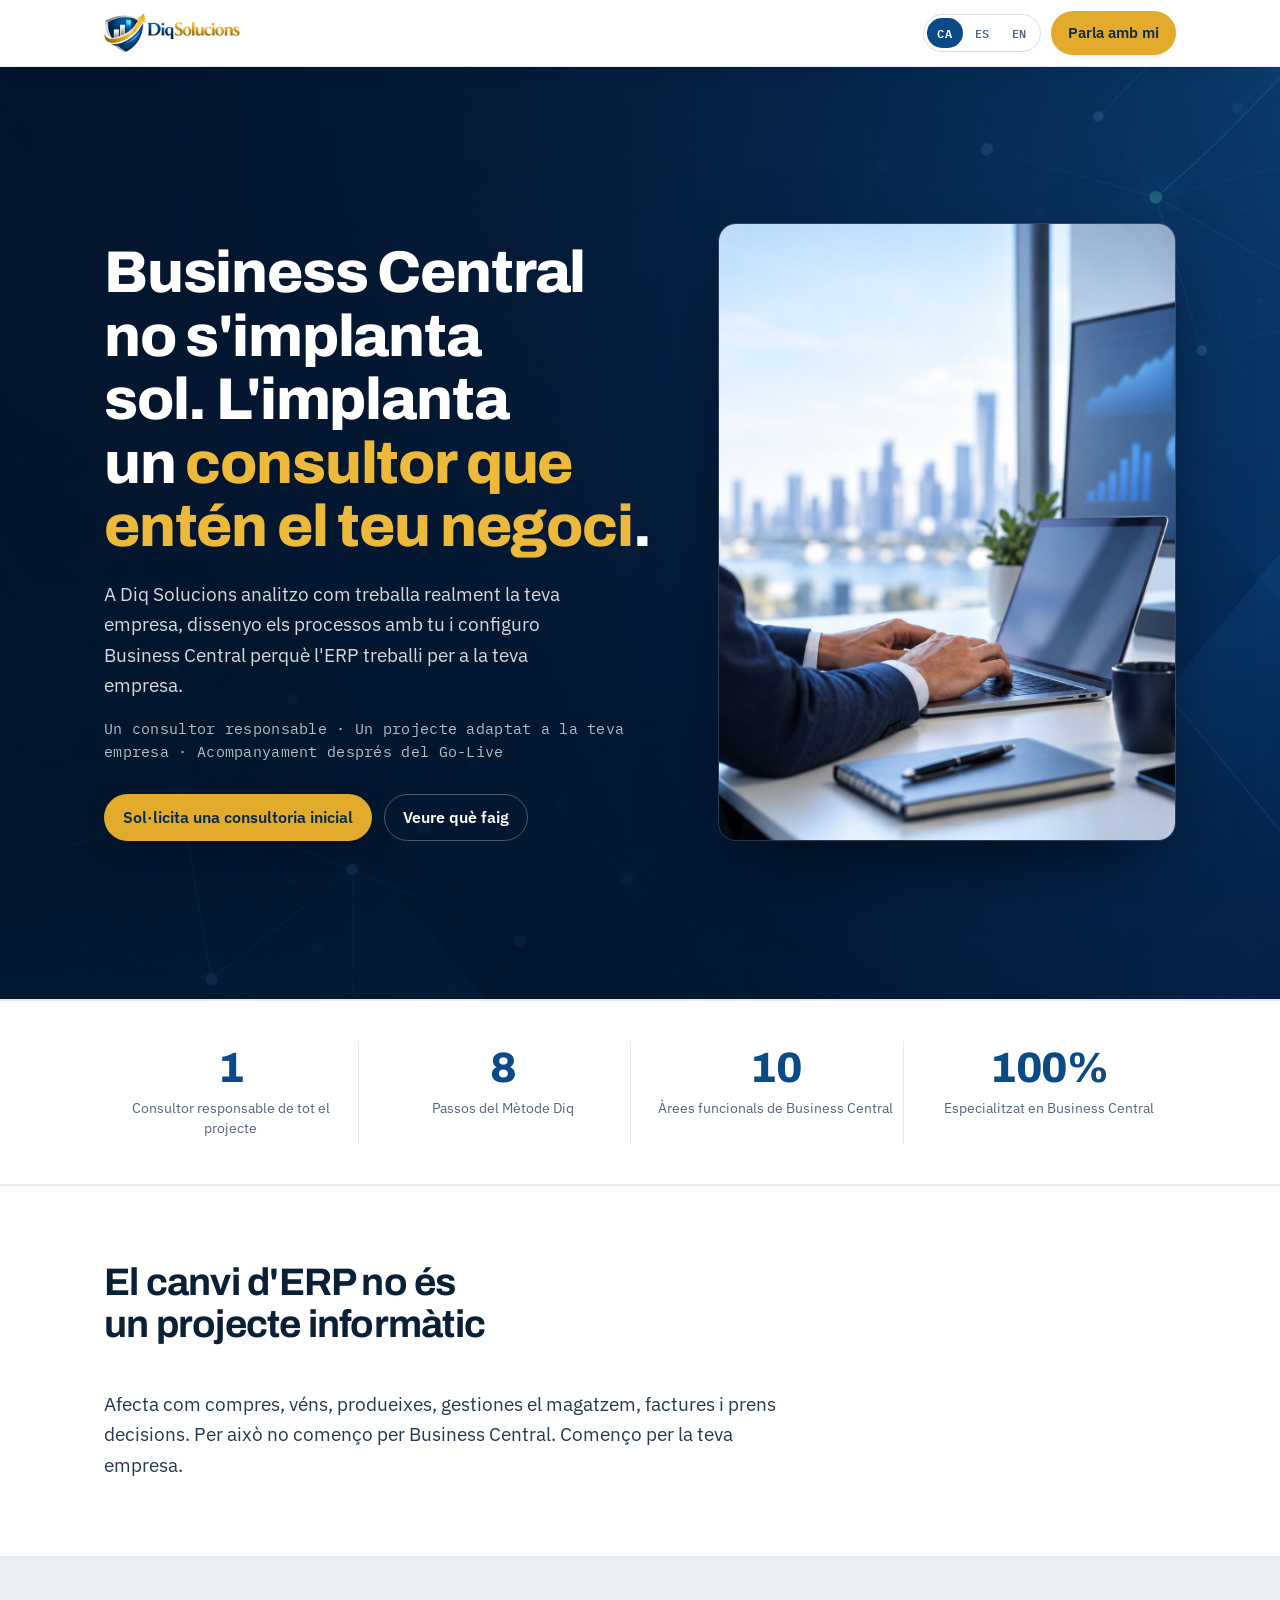
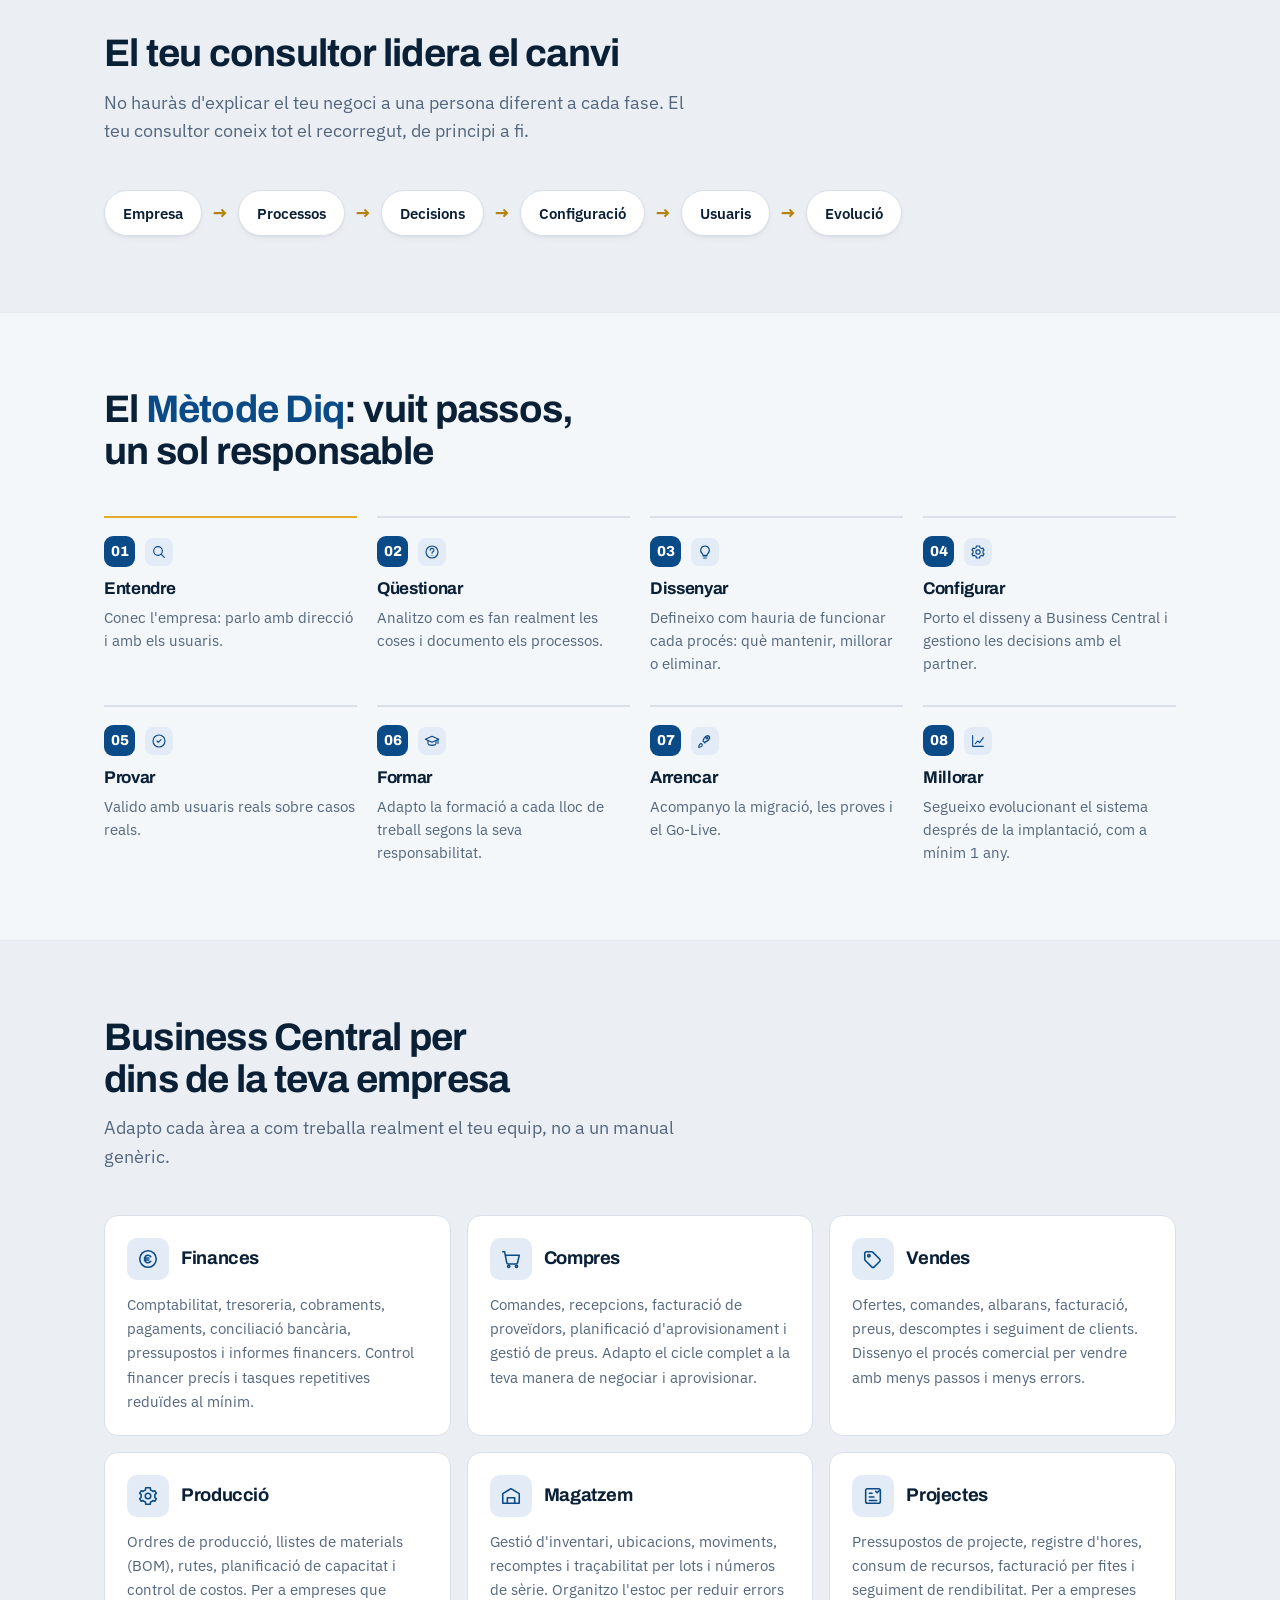
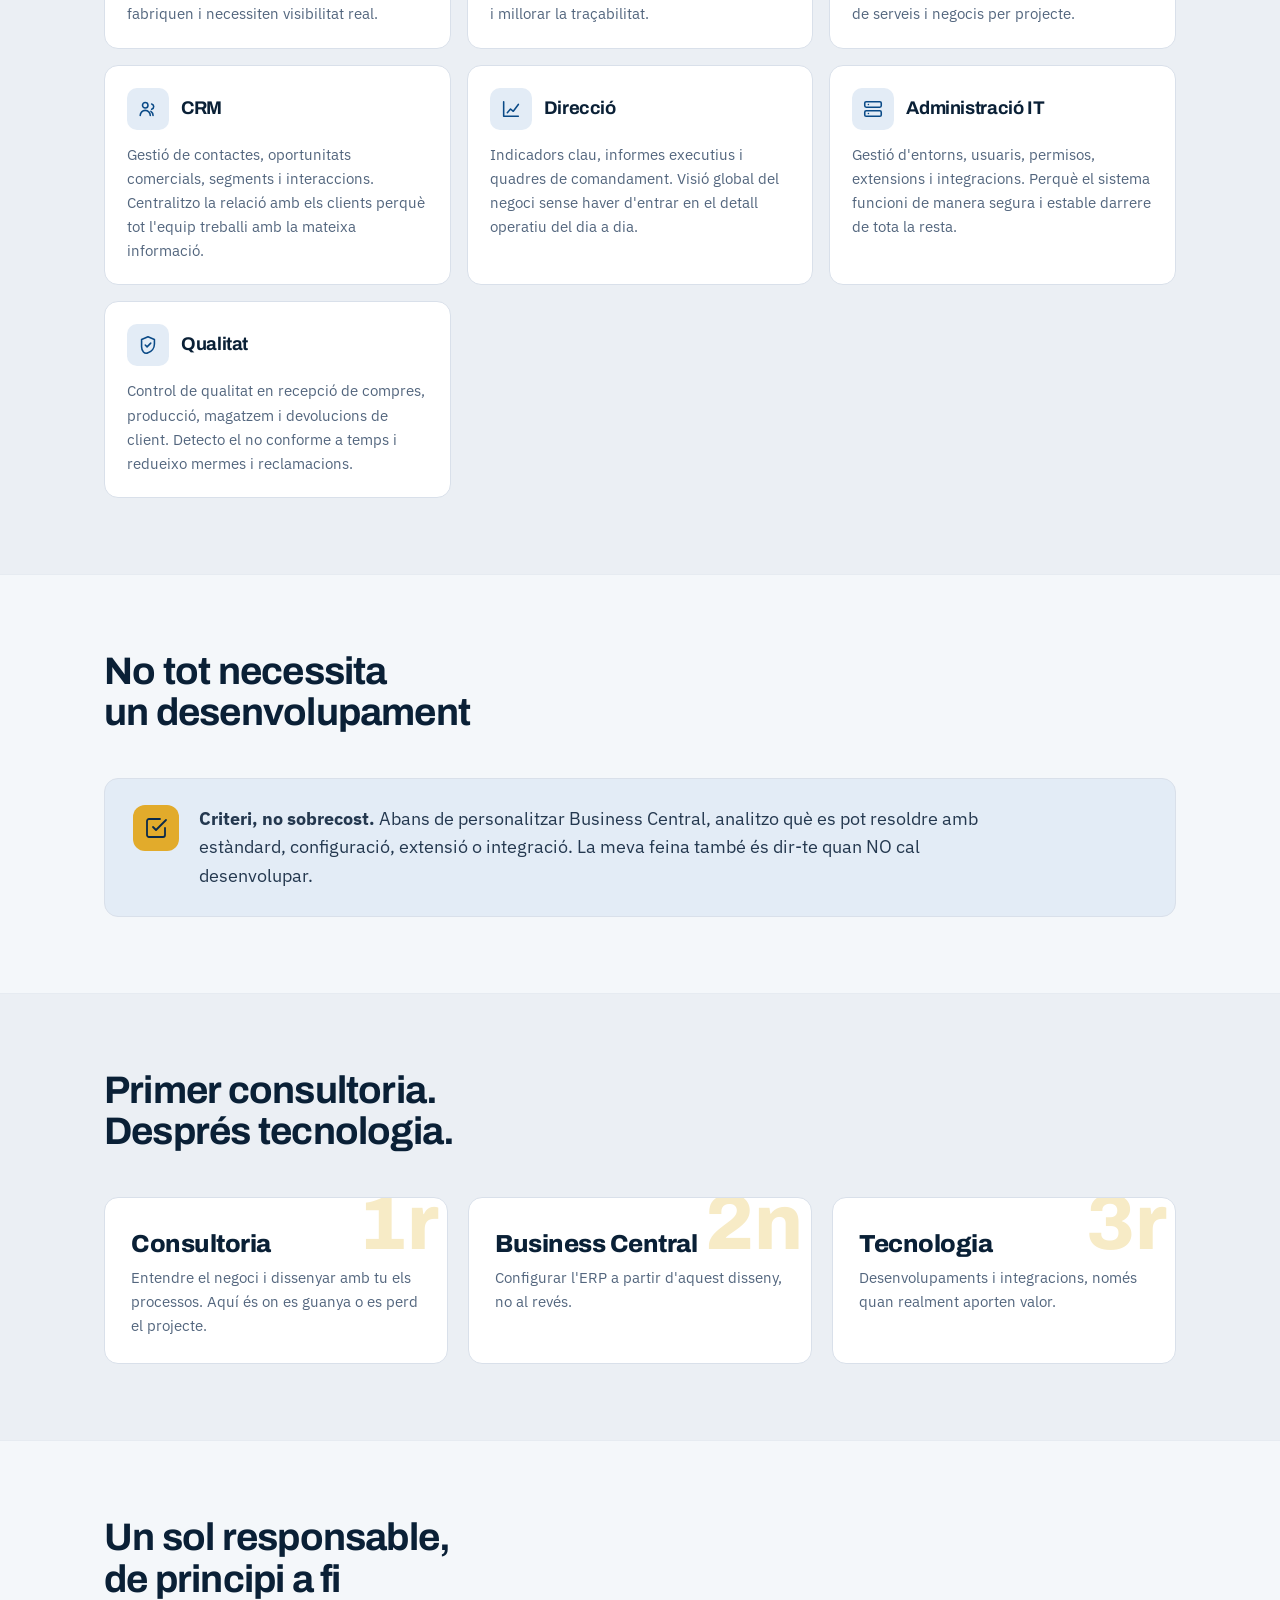
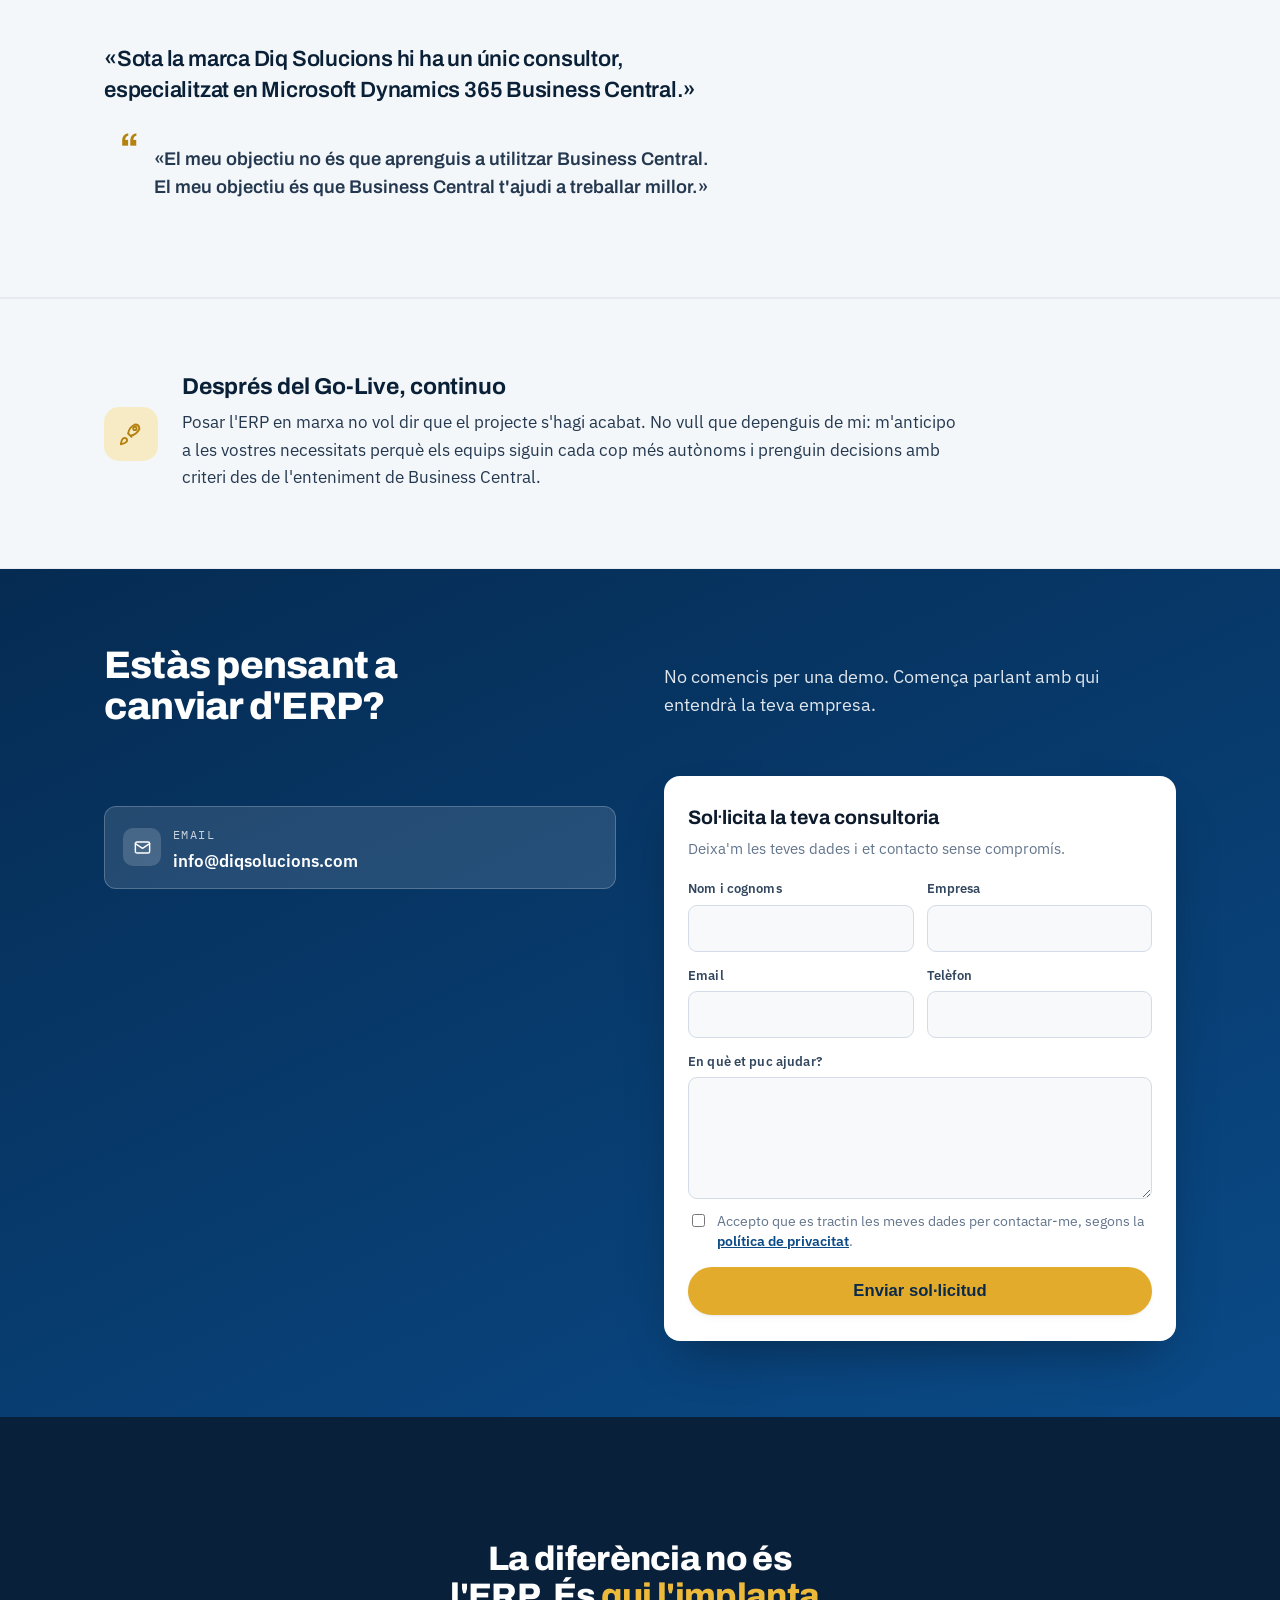
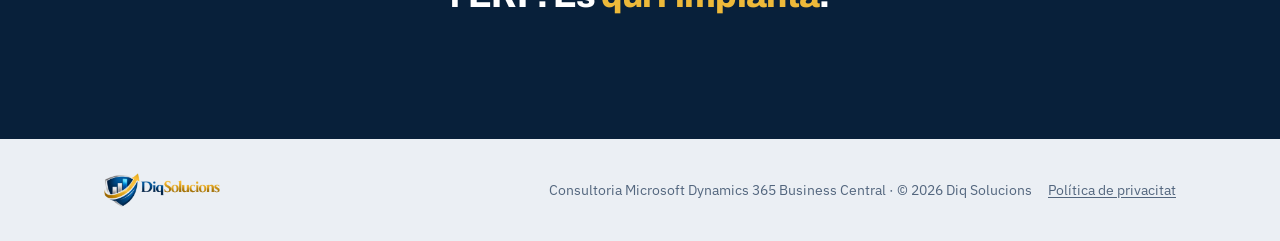
<file: DiqSolucions/index.html>
<!DOCTYPE html>
<html lang="ca" translate="no" class="notranslate">
<head>
<meta charset="UTF-8">
<meta name="viewport" content="width=device-width, initial-scale=1.0">
<meta name="color-scheme" content="light">
<meta name="google" content="notranslate">
<meta name="theme-color" content="#013D70">
<title>Diq Solucions</title>
<meta name="description" content="Consultoria especialitzada en Microsoft Dynamics 365 Business Central." />
<link rel="icon" type="image/png" href="assets/favicon.png">
<link rel="preconnect" href="https://fonts.googleapis.com">
<link rel="preconnect" href="https://fonts.gstatic.com" crossorigin>
<link rel="stylesheet" href="https://fonts.googleapis.com/css2?family=Archivo:wght@500;600;700;800&family=IBM+Plex+Mono:wght@500;600&family=IBM+Plex+Sans:wght@400;500;600&display=swap">
<style>
  :root{
    color-scheme:light;
    --bg:#EBEFF4;
    --surface:#FFFFFF;
    --surface-2:#F4F7FA;
    --ink:#0A2036;
    --ink-soft:#24384F;
    --muted:#53667E;
    --line:#D9E0EA;
    --line-soft:#E6EBF1;
    --accent:#0A4A87;
    --accent-strong:#013D70;
    --accent-ghost:#E3ECF6;
    --gold:#E2AB2B;
    --gold-strong:#D49C1E;
    --gold-deep:#B5820F;
    --gold-ghost:#F7EBC6;
    --on-gold:#0B2A4A;
    --shadow:0 1px 2px rgba(0,0,0,.04),0 10px 30px -12px rgba(0,0,0,.14);
    --shadow-sm:0 1px 2px rgba(0,0,0,.05),0 4px 14px -8px rgba(0,0,0,.12);
    --maxw:1120px;
    --radius:14px;
    --ease: cubic-bezier(.4,0,.2,1);
    --ease-out: cubic-bezier(.16,1,.3,1);
    font-size:17px;
  }

  *{box-sizing:border-box}
  @media (prefers-reduced-motion: no-preference){
    html{scroll-behavior:smooth}
  }
  body{
    margin:0;background:var(--bg);color:var(--ink);overflow-x:hidden;
    font-family:"IBM Plex Sans",system-ui,-apple-system,Segoe UI,Roboto,sans-serif;
    line-height:1.6;-webkit-font-smoothing:antialiased;
  }
  h1,h2,h3{font-family:"Archivo",system-ui,sans-serif;line-height:1.08;text-wrap:balance;margin:0;letter-spacing:-.02em}
  p{margin:0}
  a{color:inherit}
  .hl{color:var(--accent)}
  ::selection{background:var(--accent-ghost)}
  html{scrollbar-color:var(--line) transparent}
  .wrap{max-width:var(--maxw);margin:0 auto;padding:0 24px}

  /* ---------- Header ---------- */
  header{
    position:sticky;top:0;z-index:50;
    background:var(--surface);
    border-bottom:1px solid var(--line-soft);
    box-shadow:0 1px 0 rgba(0,0,0,.02),0 8px 24px -16px rgba(0,0,0,.25);
  }
  .nav{display:flex;align-items:center;justify-content:space-between;gap:16px;height:66px}
  .brand{display:flex;align-items:center;text-decoration:none;flex:none}
  .brand img{display:block;height:40px;width:auto}
  .nav-right{display:flex;align-items:center;gap:10px}
  .langsw{display:inline-flex;background:var(--surface);border:1px solid var(--line);border-radius:999px;padding:3px;gap:2px}
  .langsw button{
    border:0;background:transparent;cursor:pointer;color:var(--muted);
    font-family:"IBM Plex Mono",monospace;font-weight:600;font-size:.72rem;letter-spacing:.05em;
    padding:5px 10px;border-radius:999px;transition:.16s var(--ease);
  }
  .langsw button:hover{color:var(--ink)}
  .langsw button:active{transform:scale(.92)}
  .langsw button[aria-pressed="true"]{background:var(--accent);color:#fff}
  .btn{
    display:inline-flex;align-items:center;gap:.5em;text-decoration:none;cursor:pointer;
    font-weight:600;font-size:.92rem;border-radius:999px;padding:10px 18px;border:1px solid transparent;
    transition:.16s var(--ease);white-space:nowrap;
  }
  .btn-primary{background:var(--gold);color:var(--on-gold);box-shadow:var(--shadow-sm)}
  .btn-primary:hover{background:var(--gold-strong)}
  .btn-ghost{background:transparent;color:var(--ink);border-color:var(--line)}
  .btn-ghost:hover{border-color:var(--accent);color:var(--accent)}
  .btn:active{transform:scale(.97)}
  .btn:disabled{opacity:.6;cursor:not-allowed}
  .nav .btn{padding:9px 16px;font-size:.86rem}

  /* ---------- Hero ---------- */
  .hero{position:relative;overflow:hidden;background:#08203A;background-size:cover;background-position:center;border-bottom:1px solid var(--line-soft)}
  .hero::before{
    content:"";position:absolute;inset:0;z-index:0;pointer-events:none;
    background:linear-gradient(105deg,rgba(4,22,45,.95) 0%,rgba(4,22,45,.82) 42%,rgba(4,22,45,.5) 100%);
  }
  .hero .wrap{position:relative;z-index:1;padding-top:80px;padding-bottom:82px}
  .hero-grid{display:grid;grid-template-columns:1.1fr .9fr;gap:54px;align-items:stretch}
  .hero-grid>*{min-width:0}
  .hero-points{margin-top:16px;color:rgba(255,255,255,.72);font-size:.86rem;font-family:"IBM Plex Mono",monospace;letter-spacing:.02em}
  .hero h1{font-size:clamp(2.2rem,4.6vw,3.5rem);font-weight:800;margin:18px 0 20px;color:#fff}
  .hero h1 .hl{color:#EDB93A}
  .hero .lead{font-size:1.12rem;color:rgba(255,255,255,.84);max-width:46ch}
  .hero-actions{display:flex;flex-wrap:wrap;gap:12px;margin-top:30px}
  .hero .btn-ghost{color:#fff;border-color:rgba(255,255,255,.28)}
  .hero .btn-ghost:hover{border-color:#fff;color:#fff;background:rgba(255,255,255,.08)}
  .hero .btn-primary{box-shadow:0 10px 26px -10px rgba(0,0,0,.55)}
  .hero-photo{border-radius:18px;overflow:hidden;box-shadow:0 30px 70px -24px rgba(0,0,0,.7);border:1px solid rgba(255,255,255,.14);min-height:340px}
  .hero-photo img{display:block;width:100%;height:100%;object-fit:cover;object-position:center}

  /* ---------- Section scaffolding ---------- */
  section{padding:76px 0}
  .section-head{max-width:58ch;margin-bottom:44px}
  .section-head h2{font-size:clamp(1.7rem,3vw,2.3rem);font-weight:700;margin:0}
  .section-head p{color:var(--muted);font-size:1.05rem;margin-top:14px}

  /* ---------- Challenge ---------- */
  .challenge{background:var(--surface);border-top:1px solid var(--line-soft);border-bottom:1px solid var(--line-soft)}

  /* ---------- Areas ---------- */
  .areas-grid{display:grid;grid-template-columns:repeat(auto-fill,minmax(270px,1fr));gap:16px}
  .area{
    background:var(--surface);border:1px solid var(--line);border-radius:var(--radius);
    padding:22px;transition:.25s var(--ease-out);position:relative;
  }
  .area:hover{border-color:var(--accent);box-shadow:var(--shadow-sm);transform:translateY(-3px)}
  .area .ahead{display:flex;align-items:center;gap:12px;margin-bottom:12px}
  .area .aico{
    width:42px;height:42px;border-radius:10px;flex:none;display:grid;place-items:center;
    background:var(--accent-ghost);color:var(--accent);
  }
  .area .aico svg{width:22px;height:22px}
  .area h3{font-size:1.08rem;font-weight:700;font-family:"Archivo"}
  .area p{font-size:.9rem;color:var(--muted);line-height:1.58}

  /* ---------- Process ---------- */
  .process{background:var(--surface-2);border-top:1px solid var(--line-soft);border-bottom:1px solid var(--line-soft)}
  .steps{display:grid;grid-template-columns:repeat(4,1fr);gap:30px 20px}
  .step{position:relative;padding-top:20px}
  .step .stephead{display:flex;align-items:center;gap:10px;margin-bottom:13px}
  .step .num{font-family:"Archivo";font-weight:800;font-size:.85rem;color:#fff;background:var(--accent);width:31px;height:31px;border-radius:9px;display:grid;place-items:center;flex:none;font-variant-numeric:tabular-nums}
  .step .sico{width:28px;height:28px;border-radius:8px;background:var(--accent-ghost);color:var(--accent);display:grid;place-items:center;flex:none}
  .step .sico svg{width:16px;height:16px;display:block}
  .step::before{content:"";position:absolute;top:0;left:0;right:0;height:2px;background:var(--line)}
  .step:first-child::before{background:var(--gold)}
  .step h3{font-size:1rem;font-weight:700;margin-bottom:7px;font-family:"Archivo"}
  .step p{font-size:.88rem;color:var(--muted);line-height:1.55}

  /* ---------- Why (ordre de prioritats) ---------- */
  .why-grid{display:grid;grid-template-columns:repeat(3,1fr);gap:20px}
  .why-card{background:var(--surface);border:1px solid var(--line);border-radius:var(--radius);padding:26px;position:relative;overflow:hidden}
  .why-card .bignum{position:absolute;top:-14px;right:8px;font-family:"Archivo";font-weight:800;font-size:4.6rem;line-height:1;color:var(--gold-ghost);z-index:0}
  .why-card .word{font-family:"IBM Plex Mono";font-size:.7rem;font-weight:600;letter-spacing:.16em;text-transform:uppercase;color:var(--accent);position:relative;z-index:1}
  .why-card h3{font-family:"Archivo";font-weight:800;font-size:1.45rem;margin:7px 0 9px;letter-spacing:-.02em;position:relative;z-index:1}
  .why-card p{font-size:.9rem;color:var(--muted);line-height:1.55;position:relative;z-index:1}

  /* ---------- Stats band ---------- */
  .statsband{background:var(--surface);border-top:1px solid var(--line-soft);border-bottom:1px solid var(--line-soft);padding:40px 0}
  .stats{display:grid;grid-template-columns:repeat(4,1fr);gap:18px}
  .stat{text-align:center;padding:6px 8px;border-right:1px solid var(--line-soft)}
  .stat:last-child{border-right:0}
  .stat .sv{font-family:"Archivo";font-weight:800;font-size:2.5rem;line-height:1;color:var(--accent);letter-spacing:-.03em;font-variant-numeric:tabular-nums}
  .stat .sl{font-size:.82rem;color:var(--muted);margin-top:10px;line-height:1.4}

  /* ---------- Sobre / consultor ---------- */
  .about-grid{max-width:640px}
  .about-bio .big{font-family:"Archivo";font-weight:600;font-size:1.3rem;line-height:1.4;color:var(--ink);letter-spacing:-.01em;margin-bottom:16px}
  .about-bio p{color:var(--ink-soft)}

  /* ---------- Lead / consultor chain ---------- */
  .lead-text{font-size:1.12rem;color:var(--ink-soft);max-width:62ch;line-height:1.6}
  .chain{display:flex;flex-wrap:wrap;align-items:center;gap:10px;margin-top:30px}
  .chain .node{background:var(--surface);border:1px solid var(--line);border-radius:999px;padding:10px 18px;font-weight:600;font-size:.9rem;color:var(--ink);box-shadow:var(--shadow-sm)}
  .chain .arw{color:var(--gold-deep);font-weight:700;font-size:1.05rem}

  /* ---------- No development ---------- */
  .nodev-card{display:flex;gap:20px;align-items:flex-start;background:var(--accent-ghost);border:1px solid var(--line);border-radius:var(--radius);padding:26px 28px}
  .nodev-card .nd-ico{width:46px;height:46px;border-radius:12px;background:var(--gold);color:var(--on-gold);display:grid;place-items:center;flex:none}
  .nodev-card .nd-ico svg{width:24px;height:24px}
  .nodev-card p{color:var(--ink-soft);font-size:1.04rem;line-height:1.6;max-width:72ch}

  /* ---------- Go-live band ---------- */
  .goband{background:var(--surface-2);border-top:1px solid var(--line-soft);border-bottom:1px solid var(--line-soft)}
  .goband .gwrap{display:grid;grid-template-columns:auto 1fr;gap:24px;align-items:center}
  .goband .g-ico{width:54px;height:54px;border-radius:15px;background:var(--gold-ghost);color:var(--gold-deep);display:grid;place-items:center;flex:none}
  .goband .g-ico svg{width:27px;height:27px}
  .goband h3{font-family:"Archivo";font-weight:700;font-size:1.35rem;margin-bottom:9px;letter-spacing:-.01em}
  .goband p{color:var(--ink-soft);line-height:1.62;max-width:78ch}

  /* ---------- About quote & fields ---------- */
  .about-quote{position:relative;margin-top:20px;padding:20px 22px 20px 50px;background:var(--surface-2);border-radius:14px;font-family:"Archivo";font-weight:600;font-size:1.08rem;color:var(--ink);line-height:1.5}
  .about-quote::before{content:"\201C";position:absolute;top:.05em;left:16px;font-family:"Archivo";font-weight:800;font-size:2.2rem;line-height:1;color:var(--gold-deep)}

  /* ---------- Tagline band ---------- */
  .tagband{background:#08203A}
  .tagband .twrap{max-width:var(--maxw);margin:0 auto;padding:48px 24px;text-align:center}
  .tagband h2{font-family:"Archivo";font-weight:800;font-size:clamp(1.4rem,3vw,2rem);color:#fff;letter-spacing:-.02em;max-width:26ch;margin:0 auto}
  .tagband .hl{color:#EDB93A}

  /* ---------- Contact ---------- */
  .contact{background:linear-gradient(155deg,#052B52,#0A4A87);color:#fff;border:0}
  .contact .wrap{display:grid;grid-template-columns:1fr 1fr;gap:48px;align-items:start}
  .contact h2{color:#fff;font-size:clamp(1.8rem,3vw,2.4rem);font-weight:800;max-width:15ch}
  .contact .csub{color:rgba(255,255,255,.88);font-size:1.05rem;margin:18px 0 0;max-width:46ch}
  .contact-methods{display:flex;flex-direction:column;gap:12px;margin-top:30px}
  .cmethod{
    display:flex;align-items:center;gap:12px;text-decoration:none;color:#fff;
    background:rgba(255,255,255,.12);border:1px solid rgba(255,255,255,.22);
    padding:13px 18px;border-radius:12px;transition:.16s var(--ease);
  }
  .cmethod:hover{background:rgba(255,255,255,.2)}
  .cmethod:active{transform:scale(.98)}
  .cmethod .cm-ico{width:38px;height:38px;border-radius:10px;background:rgba(255,255,255,.16);display:grid;place-items:center;flex:none}
  .cmethod .cm-ico svg{width:19px;height:19px}
  .cmethod .cm-label{font-family:"IBM Plex Mono";font-size:.72rem;letter-spacing:.12em;text-transform:uppercase;color:rgba(255,255,255,.75);text-align:left}
  .cmethod .cm-val{font-weight:600;font-size:1.02rem;text-align:left}

  /* ---------- Contact form ---------- */
  .form-card{background:#fff;border-radius:16px;padding:26px 24px;box-shadow:0 24px 50px -20px rgba(0,0,0,.4)}
  .form-card .fh{font-family:"Archivo";font-weight:700;font-size:1.15rem;color:#0C1A2B;margin-bottom:4px}
  .form-card .fsub{font-size:.86rem;color:#63758C;margin-bottom:18px}
  .field{display:flex;flex-direction:column;gap:5px;margin-bottom:13px}
  .field label{font-size:.78rem;font-weight:600;color:#33475F;letter-spacing:.01em}
  .field input,.field textarea{
    font:inherit;font-size:.92rem;padding:10px 12px;border:1px solid #D3DCE6;border-radius:9px;
    background:#F7F9FB;color:#0C1A2B;width:100%;transition:.15s;resize:vertical;
  }
  .field input:focus,.field textarea:focus{outline:none;border-color:var(--accent);background:#fff;box-shadow:0 0 0 3px rgba(10,74,135,.18)}
  .row2{display:grid;grid-template-columns:1fr 1fr;gap:13px}
  .consent{display:flex;gap:9px;align-items:flex-start;font-size:.8rem;color:#63758C;line-height:1.45;margin:4px 0 16px}
  .consent input{margin-top:2px;flex:none;accent-color:var(--accent)}
  .consent a{color:var(--accent);font-weight:600}
  .submit{width:100%;justify-content:center;padding:13px;font-size:.98rem}
  .hp{position:absolute;left:-9999px;width:1px;height:1px;overflow:hidden}
  .form-msg{margin-top:14px;padding:12px 14px;border-radius:9px;font-size:.88rem;font-weight:500}
  .form-msg.sending{background:#EEF3F9;color:#33475F}
  .form-msg.ok{background:#E7F5EC;color:#1B7A3D}
  .form-msg.err{background:#FCEBEA;color:#B23B32}

  /* ---------- Footer ---------- */
  footer{background:var(--bg);padding:34px 0}
  .foot{display:flex;align-items:center;justify-content:space-between;gap:16px;flex-wrap:wrap;color:var(--muted);font-size:.85rem}
  .foot-links{display:flex;align-items:center;gap:16px;flex-wrap:wrap}
  .foot-links a{color:var(--muted);text-decoration:underline;text-underline-offset:2px}
  .foot-links a:hover{color:var(--accent)}
  .foot .brand img{height:34px}

  .fade{opacity:0;transform:translateY(10px);transition:opacity .5s var(--ease-out),transform .5s var(--ease-out)}
  .fade.in{opacity:1;transform:none}
  @media (prefers-reduced-motion:reduce){.fade{opacity:1;transform:none;transition:none}}

  :focus-visible{outline:2px solid var(--accent);outline-offset:3px;border-radius:4px}
  .hero :focus-visible,.contact :focus-visible,.tagband :focus-visible{outline-color:var(--gold)}

  @media(max-width:900px){
    .hero-grid{grid-template-columns:1fr;gap:40px}
    .hero-photo{min-height:0;aspect-ratio:4/5}
    .steps{grid-template-columns:1fr 1fr}
    .why-grid{grid-template-columns:1fr}
    .contact .wrap{grid-template-columns:1fr;gap:34px}
    .goband .gwrap{grid-template-columns:1fr;gap:16px}
    .stats{grid-template-columns:1fr 1fr;gap:26px 18px}
    .stat:nth-child(2){border-right:0}
  }
  @media(max-width:620px){
    :root{font-size:16px}
    .nav{gap:10px}
    .brand img{height:32px;width:auto}
    .langsw{padding:2px}
    .langsw button{padding:5px 8px}
    .nav .btn.contact-nav{display:none}
    .steps{grid-template-columns:1fr}
    .stat{border-right:0}
    section{padding:56px 0}
    .hero .wrap{padding-top:52px;padding-bottom:56px}
  }
</style>
</head>
<body>

<header>
  <div class="wrap nav">
    <a class="brand" href="#top"><img src="assets/logo.png" alt="Diq Solucions" width="136" height="40"></a>
    <div class="nav-right">
      <div class="langsw" role="group" aria-label="Idioma">
        <button data-lang="ca" aria-pressed="true">CA</button>
        <button data-lang="es" aria-pressed="false">ES</button>
        <button data-lang="en" aria-pressed="false">EN</button>
      </div>
      <a class="btn btn-primary contact-nav" href="#contacte" data-i18n="nav_cta">Parla amb mi</a>
    </div>
  </div>
</header>

<main id="top">
  <!-- HERO -->
  <section class="hero" style="background-image:url('assets/hero-bg.jpg')">
    <div class="wrap">
      <div class="hero-grid">
        <div>
          <h1 data-i18n="hero_title">Business Central no s'implanta sol. L'implanta un <span class="hl">consultor que entén el teu negoci</span>.</h1>
          <p class="lead" data-i18n="hero_lead">A Diq Solucions analitzo com treballa realment la teva empresa, dissenyo els processos amb tu i configuro Business Central perquè l'ERP treballi per a la teva empresa.</p>
          <p class="hero-points" data-i18n="hero_points">Un consultor responsable · Un projecte adaptat a la teva empresa · Acompanyament després del Go-Live</p>
          <div class="hero-actions">
            <a class="btn btn-primary" href="#contacte" data-i18n="hero_cta">Sol·licita una consultoria inicial</a>
            <a class="btn btn-ghost" href="#que-fem" data-i18n="hero_cta2">Veure què faig</a>
          </div>
        </div>
        <div class="hero-photo fade">
          <img src="assets/hero-photo.jpg" alt="Consultor treballant amb dades de negoci en un escriptori modern">
        </div>
      </div>
    </div>
  </section>

  <!-- STATS -->
  <div class="statsband">
    <div class="wrap">
      <div class="stats" id="statsGrid"></div>
    </div>
  </div>

  <!-- CHALLENGE -->
  <section class="challenge">
    <div class="wrap">
      <div class="section-head">
        <h2 data-i18n="challenge_title">El canvi d'ERP no és un projecte informàtic</h2>
      </div>
      <p class="lead-text" data-i18n="challenge_body">Afecta com compres, véns, produeixes, gestiones el magatzem, factures i prens decisions. Per això no començo per Business Central. Començo per la teva empresa.</p>
    </div>
  </section>

  <!-- CONSULTOR LIDERA -->
  <section id="consultor">
    <div class="wrap">
      <div class="section-head">
        <h2 data-i18n="lead_title">El teu consultor lidera el canvi</h2>
        <p data-i18n="lead_body">No hauràs d'explicar el teu negoci a una persona diferent a cada fase. El teu consultor coneix tot el recorregut, de principi a fi.</p>
      </div>
      <div class="chain" id="chain"></div>
    </div>
  </section>

  <!-- METHOD (Mètode Diq) -->
  <section class="process" id="metode">
    <div class="wrap">
      <div class="section-head">
        <h2 data-i18n="process_title">El <span class="hl">Mètode Diq</span>: vuit passos, un sol responsable</h2>
      </div>
      <div class="steps" id="stepsGrid"></div>
    </div>
  </section>

  <!-- AREAS -->
  <section id="que-fem">
    <div class="wrap">
      <div class="section-head">
        <h2 data-i18n="areas_title">Business Central per dins de la teva empresa</h2>
        <p data-i18n="areas_intro">Adapto cada àrea a com treballa realment el teu equip, no a un manual genèric.</p>
      </div>
      <div class="areas-grid" id="areasGrid"></div>
    </div>
  </section>

  <!-- NO DEV -->
  <section class="process">
    <div class="wrap">
      <div class="section-head">
        <h2 data-i18n="nodev_title">No tot necessita un desenvolupament</h2>
      </div>
      <div class="nodev-card">
        <span class="nd-ico"><svg viewBox="0 0 24 24" fill="none" stroke="currentColor" stroke-width="1.8" stroke-linecap="round" stroke-linejoin="round"><path d="M9 11l3 3L22 4"/><path d="M21 12v7a2 2 0 0 1-2 2H5a2 2 0 0 1-2-2V5a2 2 0 0 1 2-2h11"/></svg></span>
        <p data-i18n="nodev_body"><strong>Criteri, no sobrecost.</strong> Abans de personalitzar Business Central, analitzo què es pot resoldre amb estàndard, configuració, extensió o integració. La meva feina també és dir-te quan NO cal desenvolupar.</p>
      </div>
    </div>
  </section>

  <!-- WHY (ordre de prioritats) -->
  <section>
    <div class="wrap">
      <div class="section-head">
        <h2 data-i18n="why_title">Primer consultoria. Després tecnologia.</h2>
      </div>
      <div class="why-grid" id="whyGrid"></div>
    </div>
  </section>

  <!-- SOBRE / CONSULTOR -->
  <section class="process" id="sobre">
    <div class="wrap">
      <div class="section-head">
        <h2 data-i18n="about_title">Un sol responsable, de principi a fi</h2>
      </div>
      <div class="about-grid">
        <div class="about-bio">
          <p class="big" data-i18n="about_big">«Sota la marca Diq Solucions hi ha un únic consultor, especialitzat en Microsoft Dynamics 365 Business Central.»</p>
          <p class="about-quote" data-i18n="about_quote">«El meu objectiu no és que aprenguis a utilitzar Business Central. El meu objectiu és que Business Central t'ajudi a treballar millor.»</p>
        </div>
      </div>
    </div>
  </section>

  <!-- GO-LIVE -->
  <section class="goband">
    <div class="wrap gwrap">
      <span class="g-ico"><svg viewBox="0 0 24 24" fill="none" stroke="currentColor" stroke-width="1.7" stroke-linecap="round" stroke-linejoin="round"><path d="M4.5 16.5c-1.5 1.3-2 5-2 5s3.7-.5 5-2c.7-.8.7-2 0-2.9a2 2 0 0 0-3 0Z"/><path d="M12 15l-3-3a11 11 0 0 1 6-8c2.5 0 4 1.5 4 4a11 11 0 0 1-8 6Z"/><path d="M15 9a1.5 1.5 0 1 0 0-3 1.5 1.5 0 0 0 0 3Z"/></svg></span>
      <div>
        <h3 data-i18n="golive_title">Després del Go-Live, continuo</h3>
        <p data-i18n="golive_body">Posar l'ERP en marxa no vol dir que el projecte s'hagi acabat. No vull que depenguis de mi: m'anticipo a les vostres necessitats perquè els equips siguin cada cop més autònoms i prenguin decisions amb criteri des de l'enteniment de Business Central.</p>
      </div>
    </div>
  </section>

  <!-- CONTACT -->
  <section class="contact" id="contacte">
    <div class="wrap">
      <h2 data-i18n="contact_title">Preparat perquè la teva empresa tregui partit de Business Central?</h2>
      <p class="csub" data-i18n="contact_sub">No comencis per una demo. Comença parlant amb qui entendrà la teva empresa.</p>
      <div class="contact-methods">
        <a class="cmethod" id="emailLink" href="#">
          <span class="cm-ico"><svg viewBox="0 0 24 24" fill="none" stroke="currentColor" stroke-width="1.8" stroke-linecap="round" stroke-linejoin="round"><rect x="3" y="5" width="18" height="14" rx="2"/><path d="m3 7 9 6 9-6"/></svg></span>
          <span><span class="cm-label" data-i18n="contact_email_label">Email</span><br><span class="cm-val" id="emailVal">info@diqsolucions.com</span></span>
        </a>
      </div>

      <form id="contactForm" class="form-card">
        <div class="fh" data-i18n="form_title">Sol·licita la teva consultoria</div>
        <div class="fsub" data-i18n="form_sub">Deixa'm les teves dades i et contacto sense compromís.</div>
        <input type="hidden" name="access_key" id="accessKey" value="">
        <input type="hidden" name="subject" value="Nova sol·licitud web · Diq Solucions">
        <input type="hidden" name="from_name" value="Web Diq Solucions">
        <input type="checkbox" name="botcheck" class="hp" tabindex="-1" autocomplete="off" aria-hidden="true">
        <div class="row2">
          <div class="field"><label for="f_name" data-i18n="f_name">Nom i cognoms</label><input id="f_name" type="text" name="name" required></div>
          <div class="field"><label for="f_company" data-i18n="f_company">Empresa</label><input id="f_company" type="text" name="empresa"></div>
        </div>
        <div class="row2">
          <div class="field"><label for="f_email" data-i18n="f_email">Email</label><input id="f_email" type="email" name="email" required></div>
          <div class="field"><label for="f_phone" data-i18n="f_phone">Telèfon</label><input id="f_phone" type="tel" name="telefon"></div>
        </div>
        <div class="field"><label for="f_msg" data-i18n="f_msg">En què et puc ajudar?</label><textarea id="f_msg" name="missatge" rows="4"></textarea></div>
        <label class="consent"><input type="checkbox" name="consentiment" required value="Sí"><span data-i18n="f_consent">Accepto que es tractin les meves dades per contactar-me, segons la política de privacitat.</span></label>
        <button type="submit" class="btn btn-primary submit" data-i18n="f_submit">Enviar sol·licitud</button>
        <div class="form-msg" id="formMsg" hidden></div>
      </form>
    </div>
  </section>

  <!-- TAGLINE -->
  <section class="tagband">
    <div class="twrap">
      <h2 data-i18n="tagline">La diferència no és l'ERP. És <span class="hl">qui l'implanta</span>.</h2>
    </div>
  </section>
</main>

<footer>
  <div class="wrap foot">
    <a class="brand" href="#top"><img src="assets/logo.png" alt="Diq Solucions" width="136" height="40"></a>
    <div class="foot-links">
      <span data-i18n="footer">Consultoria Microsoft Dynamics 365 Business Central · © 2026 Diq Solucions</span>
      <a href="privacitat.html" data-i18n="footer_privacy">Política de privacitat</a>
    </div>
  </div>
</footer>

<script>
/* ---------------- Contact details (edita aquí) ---------------- */
const CONTACT = {
  email: "info@diqsolucions.com"   // ← substitueix pel correu real
};

/* Formulari de contacte (Web3Forms). Obtén la teva clau gratuïta a https://web3forms.com
   posant el correu on vols rebre les sol·licituds, i enganxa-la aquí. */
const FORM = {
  accessKey: "LA_TEVA_ACCESS_KEY_WEB3FORMS",  // ← enganxa aquí la clau de Web3Forms
  privacyUrl: "privacitat.html"
};

/* Xifres de la banda de prova social. Pots canviar els valors quan tinguis
   anys d'experiència / nombre de projectes reals. Ara hi ha dades certes del servei. */
const STATS = [
  {value:"1", ca:"Consultor responsable de tot el projecte", es:"Consultor responsable de todo el proyecto", en:"One consultant responsible for the whole project"},
  {value:"8",  ca:"Passos del Mètode Diq", es:"Pasos del Método Diq", en:"Steps in the Diq Method"},
  {value:"10", ca:"Àrees funcionals de Business Central", es:"Áreas funcionales de Business Central", en:"Business Central functional areas"},
  {value:"100%", ca:"Especialitzat en Business Central", es:"Especializado en Business Central", en:"Focused on Business Central"}
];

/* ---------------- Icons ---------------- */
const ICONS = {
  finances:'<svg viewBox="0 0 24 24" fill="none" stroke="currentColor" stroke-width="1.7" stroke-linecap="round" stroke-linejoin="round"><circle cx="12" cy="12" r="9"/><path d="M15 9.5C14.3 8.6 13.2 8 12 8c-2 0-3.5 1.8-3.5 4s1.5 4 3.5 4c1.2 0 2.3-.6 3-1.5M8 11h5M8 13h5"/></svg>',
  purchasing:'<svg viewBox="0 0 24 24" fill="none" stroke="currentColor" stroke-width="1.7" stroke-linecap="round" stroke-linejoin="round"><path d="M3 4h2l2.4 12.2a1.5 1.5 0 0 0 1.5 1.2h8.7a1.5 1.5 0 0 0 1.5-1.2L21 8H6"/><circle cx="9.5" cy="20" r="1.2"/><circle cx="18" cy="20" r="1.2"/></svg>',
  sales:'<svg viewBox="0 0 24 24" fill="none" stroke="currentColor" stroke-width="1.7" stroke-linecap="round" stroke-linejoin="round"><path d="M3 7v5.2c0 .5.2 1 .6 1.4l7 7a2 2 0 0 0 2.8 0l5.8-5.8a2 2 0 0 0 0-2.8l-7-7A2 2 0 0 0 10.8 4H5a2 2 0 0 0-2 2Z"/><circle cx="7.5" cy="8.5" r="1.3"/></svg>',
  production:'<svg viewBox="0 0 24 24" fill="none" stroke="currentColor" stroke-width="1.7" stroke-linecap="round" stroke-linejoin="round"><circle cx="12" cy="12" r="3"/><path d="M19.4 13.5a7.7 7.7 0 0 0 0-3l1.7-1.3-1.7-3-2 .8a7.7 7.7 0 0 0-2.6-1.5L14.5 3h-5l-.3 2.5a7.7 7.7 0 0 0-2.6 1.5l-2-.8-1.7 3L4.6 10.5a7.7 7.7 0 0 0 0 3l-1.7 1.3 1.7 3 2-.8a7.7 7.7 0 0 0 2.6 1.5L9.5 21h5l.3-2.5a7.7 7.7 0 0 0 2.6-1.5l2 .8 1.7-3Z"/></svg>',
  warehouse:'<svg viewBox="0 0 24 24" fill="none" stroke="currentColor" stroke-width="1.7" stroke-linecap="round" stroke-linejoin="round"><path d="M3 9.5 12 4l9 5.5V20H3V9.5Z"/><path d="M8 20v-6h8v6M8 14h8"/></svg>',
  projects:'<svg viewBox="0 0 24 24" fill="none" stroke="currentColor" stroke-width="1.7" stroke-linecap="round" stroke-linejoin="round"><rect x="4" y="4" width="16" height="16" rx="2"/><path d="M8 9h3M8 13h5M8 17h8M15 7l1.5 1.5L19 6"/></svg>',
  crm:'<svg viewBox="0 0 24 24" fill="none" stroke="currentColor" stroke-width="1.7" stroke-linecap="round" stroke-linejoin="round"><circle cx="9" cy="8" r="3"/><path d="M3.5 19a5.5 5.5 0 0 1 11 0M16 6.5a3 3 0 0 1 0 5.8M17.5 19a5.5 5.5 0 0 0-2.3-4.5"/></svg>',
  management:'<svg viewBox="0 0 24 24" fill="none" stroke="currentColor" stroke-width="1.7" stroke-linecap="round" stroke-linejoin="round"><path d="M4 20V4M4 20h16M8 16l3.5-4 3 2.5L20 7"/></svg>',
  it:'<svg viewBox="0 0 24 24" fill="none" stroke="currentColor" stroke-width="1.7" stroke-linecap="round" stroke-linejoin="round"><rect x="3" y="4" width="18" height="6" rx="1.5"/><rect x="3" y="14" width="18" height="6" rx="1.5"/><path d="M7 7h.01M7 17h.01"/></svg>',
  quality:'<svg viewBox="0 0 24 24" fill="none" stroke="currentColor" stroke-width="1.7" stroke-linecap="round" stroke-linejoin="round"><path d="M12 3l7 3v5c0 4.4-3 8.3-7 9.5C8 22.3 5 18.4 5 14V6l7-3Z"/><path d="m9 12 2 2 4-4"/></svg>',
  understand:'<svg viewBox="0 0 24 24" fill="none" stroke="currentColor" stroke-width="1.7" stroke-linecap="round" stroke-linejoin="round"><circle cx="10.5" cy="10.5" r="6.5"/><path d="m20 20-4.8-4.8"/></svg>',
  question:'<svg viewBox="0 0 24 24" fill="none" stroke="currentColor" stroke-width="1.7" stroke-linecap="round" stroke-linejoin="round"><circle cx="12" cy="12" r="9"/><path d="M9.2 9.3a2.8 2.8 0 1 1 4.1 2.5c-.9.5-1.3 1-1.3 2.1"/><path d="M12 17.3h.01"/></svg>',
  lightbulb:'<svg viewBox="0 0 24 24" fill="none" stroke="currentColor" stroke-width="1.7" stroke-linecap="round" stroke-linejoin="round"><path d="M9 18h6M10 21h4"/><path d="M12 3a6.5 6.5 0 0 0-4 11.6c.7.6 1 1.4 1 2.4h6c0-1 .3-1.8 1-2.4A6.5 6.5 0 0 0 12 3Z"/></svg>',
  gear:'<svg viewBox="0 0 24 24" fill="none" stroke="currentColor" stroke-width="1.7" stroke-linecap="round" stroke-linejoin="round"><circle cx="12" cy="12" r="3.2"/><path d="M19.4 13.5a7.7 7.7 0 0 0 0-3l1.7-1.3-1.7-3-2 .8a7.7 7.7 0 0 0-2.6-1.5L14.5 3h-5l-.3 2.5a7.7 7.7 0 0 0-2.6 1.5l-2-.8-1.7 3L4.6 10.5a7.7 7.7 0 0 0 0 3l-1.7 1.3 1.7 3 2-.8a7.7 7.7 0 0 0 2.6 1.5L9.5 21h5l.3-2.5a7.7 7.7 0 0 0 2.6-1.5l2 .8 1.7-3Z"/></svg>',
  check:'<svg viewBox="0 0 24 24" fill="none" stroke="currentColor" stroke-width="1.7" stroke-linecap="round" stroke-linejoin="round"><path d="M9 12l2 2 4-4"/><circle cx="12" cy="12" r="9"/></svg>',
  graduate:'<svg viewBox="0 0 24 24" fill="none" stroke="currentColor" stroke-width="1.7" stroke-linecap="round" stroke-linejoin="round"><path d="M2 9.5 12 5l10 4.5-10 4.5-10-4.5Z"/><path d="M6 11.5v4c0 1.4 2.7 3 6 3s6-1.6 6-3v-4"/><path d="M21 9.5v6"/></svg>',
  rocket:'<svg viewBox="0 0 24 24" fill="none" stroke="currentColor" stroke-width="1.7" stroke-linecap="round" stroke-linejoin="round"><path d="M4.5 16.5c-1.5 1.3-2 5-2 5s3.7-.5 5-2c.7-.8.7-2 0-2.9a2 2 0 0 0-3 0Z"/><path d="M12 15l-3-3a11 11 0 0 1 6-8c2.5 0 4 1.5 4 4a11 11 0 0 1-8 6Z"/><path d="M15 9a1.5 1.5 0 1 0 0-3 1.5 1.5 0 0 0 0 3Z"/></svg>'
};

/* ---------------- Content ---------------- */
const AREAS = [
  {icon:'finances',
   ca:{t:'Finances',d:'Comptabilitat, tresoreria, cobraments, pagaments, conciliació bancària, pressupostos i informes financers. Control financer precís i tasques repetitives reduïdes al mínim.'},
   es:{t:'Finanzas',d:'Contabilidad, tesorería, cobros, pagos, conciliación bancaria, presupuestos e informes financieros. Control financiero preciso y tareas repetitivas al mínimo.'},
   en:{t:'Finance',d:'Accounting, treasury, collections, payments, bank reconciliation, budgets and financial reporting. Precise financial control with repetitive tasks minimized.'}},
  {icon:'purchasing',
   ca:{t:'Compres',d:'Comandes, recepcions, facturació de proveïdors, planificació d\'aprovisionament i gestió de preus. Adapto el cicle complet a la teva manera de negociar i aprovisionar.'},
   es:{t:'Compras',d:'Pedidos, recepciones, facturación de proveedores, planificación de aprovisionamiento y gestión de precios. Adapto el ciclo completo a tu forma de negociar y aprovisionar.'},
   en:{t:'Purchasing',d:'Purchase orders, receipts, vendor invoicing, procurement planning and pricing. I adapt the full cycle to how you negotiate and procure.'}},
  {icon:'sales',
   ca:{t:'Vendes',d:'Ofertes, comandes, albarans, facturació, preus, descomptes i seguiment de clients. Dissenyo el procés comercial per vendre amb menys passos i menys errors.'},
   es:{t:'Ventas',d:'Ofertas, pedidos, albaranes, facturación, precios, descuentos y seguimiento de clientes. Diseño el proceso comercial para vender con menos pasos y menos errores.'},
   en:{t:'Sales',d:'Quotes, orders, delivery notes, invoicing, pricing, discounts and customer tracking. A sales process with fewer steps and fewer errors.'}},
  {icon:'production',
   ca:{t:'Producció',d:'Ordres de producció, llistes de materials (BOM), rutes, planificació de capacitat i control de costos. Per a empreses que fabriquen i necessiten visibilitat real.'},
   es:{t:'Producción',d:'Órdenes de producción, listas de materiales (BOM), rutas, planificación de capacidad y control de costes. Para empresas que fabrican y necesitan visibilidad real.'},
   en:{t:'Production',d:'Production orders, bills of materials (BOM), routings, capacity planning and cost control. For companies that manufacture and need real visibility.'}},
  {icon:'warehouse',
   ca:{t:'Magatzem',d:'Gestió d\'inventari, ubicacions, moviments, recomptes i traçabilitat per lots i números de sèrie. Organitzo l\'estoc per reduir errors i millorar la traçabilitat.'},
   es:{t:'Almacén',d:'Gestión de inventario, ubicaciones, movimientos, recuentos y trazabilidad por lotes y números de serie. Organizo el stock para reducir errores y mejorar la trazabilidad.'},
   en:{t:'Warehouse',d:'Inventory, locations, movements, counts and batch/serial traceability. I organize stock to cut operational errors and improve traceability.'}},
  {icon:'projects',
   ca:{t:'Projectes',d:'Pressupostos de projecte, registre d\'hores, consum de recursos, facturació per fites i seguiment de rendibilitat. Per a empreses de serveis i negocis per projecte.'},
   es:{t:'Proyectos',d:'Presupuestos de proyecto, registro de horas, consumo de recursos, facturación por hitos y seguimiento de rentabilidad. Para empresas de servicios y negocios por proyecto.'},
   en:{t:'Projects',d:'Project budgets, time tracking, resource consumption, milestone billing and profitability tracking. For service companies and project-based businesses.'}},
  {icon:'crm',
   ca:{t:'CRM',d:'Gestió de contactes, oportunitats comercials, segments i interaccions. Centralitzo la relació amb els clients perquè tot l\'equip treballi amb la mateixa informació.'},
   es:{t:'CRM',d:'Gestión de contactos, oportunidades comerciales, segmentos e interacciones. Centralizo la relación con clientes para que todo el equipo trabaje con la misma información.'},
   en:{t:'CRM',d:'Contact management, sales opportunities, segments and interactions. I centralize customer relationships so the whole team works from the same information.'}},
  {icon:'management',
   ca:{t:'Direcció',d:'Indicadors clau, informes executius i quadres de comandament. Visió global del negoci sense haver d\'entrar en el detall operatiu del dia a dia.'},
   es:{t:'Dirección',d:'Indicadores clave, informes ejecutivos y cuadros de mando. Visión global del negocio sin entrar en el detalle operativo del día a día.'},
   en:{t:'Management',d:'Key indicators, executive reports and dashboards. A high-level view of the business without getting lost in day-to-day detail.'}},
  {icon:'it',
   ca:{t:'Administració IT',d:'Gestió d\'entorns, usuaris, permisos, extensions i integracions. Perquè el sistema funcioni de manera segura i estable darrere de tota la resta.'},
   es:{t:'Administración IT',d:'Gestión de entornos, usuarios, permisos, extensiones e integraciones. Para que el sistema funcione de forma segura y estable detrás de todo lo demás.'},
   en:{t:'IT Administration',d:'Environment management, users, permissions, extensions and integrations. So the system runs securely and reliably behind everything else.'}},
  {icon:'quality',
   ca:{t:'Qualitat',d:'Control de qualitat en recepció de compres, producció, magatzem i devolucions de client. Detecto el no conforme a temps i redueixo mermes i reclamacions.'},
   es:{t:'Calidad',d:'Control de calidad en recepción de compras, producción, almacén y devoluciones de cliente. Detecto lo no conforme a tiempo y reduzco mermas y reclamaciones.'},
   en:{t:'Quality',d:'Quality control at purchase receiving, production, warehouse and customer returns. I catch non-conformities early and reduce waste and complaints.'}}
];

const STEPS = [
  {icon:'understand',ca:{t:'Entendre',d:'Conec l\'empresa: parlo amb direcció i amb els usuaris.'},
   es:{t:'Entender',d:'Conozco la empresa: hablo con dirección y con los usuarios.'},
   en:{t:'Understand',d:'I get to know the company: I talk to management and users.'}},
  {icon:'question',ca:{t:'Qüestionar',d:'Analitzo com es fan realment les coses i documento els processos.'},
   es:{t:'Cuestionar',d:'Analizo cómo se hacen realmente las cosas y documento los procesos.'},
   en:{t:'Question',d:'I analyze how things really work and document the processes.'}},
  {icon:'lightbulb',ca:{t:'Dissenyar',d:'Defineixo com hauria de funcionar cada procés: què mantenir, millorar o eliminar.'},
   es:{t:'Diseñar',d:'Defino cómo debería funcionar cada proceso: qué mantener, mejorar o eliminar.'},
   en:{t:'Design',d:'I define how each process should work: what to keep, improve or drop.'}},
  {icon:'gear',ca:{t:'Configurar',d:'Porto el disseny a Business Central i gestiono les decisions amb el partner.'},
   es:{t:'Configurar',d:'Llevo el diseño a Business Central y gestiono las decisiones con el partner.'},
   en:{t:'Configure',d:'I take the design to Business Central and manage the decisions with the partner.'}},
  {icon:'check',ca:{t:'Provar',d:'Valido amb usuaris reals sobre casos reals.'},
   es:{t:'Probar',d:'Valido con usuarios reales sobre casos reales.'},
   en:{t:'Validate',d:'I validate with real users on real cases.'}},
  {icon:'graduate',ca:{t:'Formar',d:'Adapto la formació a cada lloc de treball segons la seva responsabilitat.'},
   es:{t:'Formar',d:'Adapto la formación a cada puesto según su responsabilidad.'},
   en:{t:'Train',d:'I tailor the training to each role and its responsibilities.'}},
  {icon:'rocket',ca:{t:'Arrencar',d:'Acompanyo la migració, les proves i el Go-Live.'},
   es:{t:'Arrancar',d:'Acompaño la migración, las pruebas y el Go-Live.'},
   en:{t:'Go live',d:'I accompany the migration, the testing and the go-live.'}},
  {icon:'management',ca:{t:'Millorar',d:'Segueixo evolucionant el sistema després de la implantació, com a mínim 1 any.'},
   es:{t:'Mejorar',d:'Sigo evolucionando el sistema tras la implantación, como mínimo 1 año.'},
   en:{t:'Improve',d:'I keep evolving the system after go-live, for at least one year.'}}
];

const WHY = [
  {n:'1r',
   ca:{t:'Consultoria',d:'Entendre el negoci i dissenyar amb tu els processos. Aquí és on es guanya o es perd el projecte.'},
   es:{t:'Consultoría',d:'Entender el negocio y diseñar contigo los procesos. Aquí es donde se gana o se pierde el proyecto.'},
   en:{t:'Consultancy',d:'Understanding the business and designing the processes with you. This is where the project is won or lost.'}},
  {n:'2n',
   ca:{t:'Business Central',d:'Configurar l\'ERP a partir d\'aquest disseny, no al revés.'},
   es:{t:'Business Central',d:'Configurar el ERP a partir de ese diseño, no al revés.'},
   en:{t:'Business Central',d:'Configuring the ERP from that design — not the other way around.'}},
  {n:'3r',
   ca:{t:'Tecnologia',d:'Desenvolupaments i integracions, només quan realment aporten valor.'},
   es:{t:'Tecnología',d:'Desarrollos e integraciones, solo cuando realmente aportan valor.'},
   en:{t:'Technology',d:'Custom development and integrations, only when they truly add value.'}}
];

const CHAIN = {
  ca:['Empresa','Processos','Decisions','Configuració','Usuaris','Evolució'],
  es:['Empresa','Procesos','Decisiones','Configuración','Usuarios','Evolución'],
  en:['Company','Processes','Decisions','Configuration','Users','Evolution']
};

const I18N = {
  nav_cta:{ca:'Parla amb mi',es:'Habla conmigo',en:'Talk to me'},
  hero_title:{ca:'Business Central no s\'implanta sol. L\'implanta un <span class="hl">consultor que entén el teu negoci</span>.',es:'Business Central no se implanta solo. Lo implanta un <span class="hl">consultor que entiende tu negocio</span>.',en:'Business Central doesn\'t implement itself. It\'s implemented by a <span class="hl">consultant who understands your business</span>.'},
  hero_lead:{ca:'A Diq Solucions analitzo com treballa realment la teva empresa, dissenyo els processos amb tu i configuro Business Central perquè l\'ERP treballi per a la teva empresa.',es:'En Diq Solucions analizo cómo trabaja realmente tu empresa, diseño los procesos contigo y configuro Business Central para que el ERP trabaje para tu empresa.',en:'At Diq Solucions I analyze how your company really works, I design the processes with you and configure Business Central so the ERP works for you.'},
  hero_points:{ca:'Un consultor responsable · Un projecte adaptat a la teva empresa · Acompanyament després del Go-Live',es:'Un consultor responsable · Un proyecto adaptado a tu empresa · Acompañamiento después del Go-Live',en:'One responsible consultant · A project tailored to your company · Support after go-live'},
  hero_cta:{ca:'Sol·licita una consultoria inicial',es:'Solicita una consultoría inicial',en:'Request an initial consultation'},
  hero_cta2:{ca:'Veure què faig',es:'Ver qué hago',en:'See what I do'},
  challenge_title:{ca:'El canvi d\'ERP no és un projecte informàtic',es:'El cambio de ERP no es un proyecto informático',en:'Switching ERP is not an IT project'},
  challenge_body:{ca:'Afecta com compres, véns, produeixes, gestiones el magatzem, factures i prens decisions. Per això no començo per Business Central. Començo per la teva empresa.',es:'Afecta a cómo compras, vendes, produces, gestionas el almacén, facturas y tomas decisiones. Por eso no empiezo por Business Central. Empiezo por tu empresa.',en:'It affects how you buy, sell, produce, manage the warehouse, invoice and make decisions. That\'s why I don\'t start with Business Central. I start with your company.'},
  lead_title:{ca:'El teu consultor lidera el canvi',es:'Tu consultor lidera el cambio',en:'Your consultant leads the change'},
  lead_body:{ca:'No hauràs d\'explicar el teu negoci a una persona diferent a cada fase. El teu consultor coneix tot el recorregut, de principi a fi.',es:'No tendrás que explicar tu negocio a una persona diferente en cada fase. Tu consultor conoce todo el recorrido, de principio a fin.',en:'You won\'t have to explain your business to a different person at each phase. Your consultant knows the whole journey, end to end.'},
  areas_title:{ca:'Business Central per dins de la teva empresa',es:'Business Central por dentro de tu empresa',en:'Business Central across your company'},
  areas_intro:{ca:'Adapto cada àrea a com treballa realment el teu equip, no a un manual genèric.',es:'Adapto cada área a cómo trabaja realmente tu equipo, no a un manual genérico.',en:'I adapt each area to how your team really works — not to a generic manual.'},
  process_title:{ca:'El <span class="hl">Mètode Diq</span>: vuit passos, un sol responsable',es:'El <span class="hl">Método Diq</span>: ocho pasos, un solo responsable',en:'The <span class="hl">Diq Method</span>: eight steps, one person responsible'},
  nodev_title:{ca:'No tot necessita un desenvolupament',es:'No todo necesita un desarrollo',en:'Not everything needs custom development'},
  nodev_body:{ca:'<strong>Criteri, no sobrecost.</strong> Abans de personalitzar Business Central, analitzo què es pot resoldre amb estàndard, configuració, extensió o integració. La meva feina també és dir-te quan NO cal desenvolupar.',es:'<strong>Criterio, no sobrecoste.</strong> Antes de personalizar Business Central analizo qué puede resolverse con estándar, configuración, extensión o integración. Mi trabajo también consiste en decirte cuándo NO hace falta desarrollar.',en:'<strong>Judgement, not overspend.</strong> Before customizing Business Central I look at what can be solved with standard, configuration, an extension or an integration. Part of my job is telling you when you don\'t need to develop.'},
  why_title:{ca:'Primer consultoria. Després tecnologia.',es:'Primero consultoría. Después tecnología.',en:'Consultancy first. Technology later.'},
  about_title:{ca:'Un sol responsable, de principi a fi',es:'Un solo responsable, de principio a fin',en:'One person responsible, end to end'},
  about_quote:{ca:'«El meu objectiu no és que aprenguis a utilitzar Business Central. El meu objectiu és que Business Central t\'ajudi a treballar millor.»',es:'«Mi objetivo no es que aprendas a utilizar Business Central. Mi objetivo es que Business Central te ayude a trabajar mejor.»',en:'"My goal isn\'t for you to learn how to use Business Central. My goal is for Business Central to help you work better."'},
  golive_title:{ca:'Després del Go-Live, continuo',es:'Después del Go-Live, continúo',en:'After go-live, I keep going'},
  golive_body:{ca:'Posar l\'ERP en marxa no vol dir que el projecte s\'hagi acabat. No vull que depenguis de mi: m\'anticipo a les vostres necessitats perquè els equips siguin cada cop més autònoms i prenguin decisions amb criteri des de l\'enteniment de Business Central.',es:'Poner el ERP en marcha no significa que el proyecto haya terminado. No quiero que dependas de mí: me anticipo a vuestras necesidades para que los equipos sean cada vez más autónomos y tomen decisiones con criterio desde el entendimiento de Business Central.',en:'Going live doesn\'t mean the project is over. I don\'t want you to depend on me: I anticipate your needs so your teams become ever more autonomous and make sound decisions from a real understanding of Business Central.'},
  tagline:{ca:'La diferència no és l\'ERP. És <span class="hl">qui l\'implanta</span>.',es:'La diferencia no está en el ERP. Está en <span class="hl">quién lo implanta</span>.',en:'The difference isn\'t the ERP. It\'s <span class="hl">who implements it</span>.'},
  about_big:{ca:'«Sota la marca Diq Solucions hi ha un únic consultor, especialitzat en Microsoft Dynamics 365 Business Central.»',es:'«Bajo la marca Diq Solucions hay un único consultor, especializado en Microsoft Dynamics 365 Business Central.»',en:'"Behind the Diq Solucions brand is a single consultant, specialized in Microsoft Dynamics 365 Business Central."'},
  contact_title:{ca:'Estàs pensant a canviar d\'ERP?',es:'¿Estás pensando en cambiar de ERP?',en:'Thinking about switching ERP?'},
  contact_sub:{ca:'No comencis per una demo. Comença parlant amb qui entendrà la teva empresa.',es:'No empieces por una demo. Empieza hablando con quien va a entender tu empresa.',en:'Don\'t start with a demo. Start by talking to someone who will understand your business.'},
  contact_email_label:{ca:'Email',es:'Email',en:'Email'},
  footer:{ca:'Consultoria Microsoft Dynamics 365 Business Central · © 2026 Diq Solucions',es:'Consultoría Microsoft Dynamics 365 Business Central · © 2026 Diq Solucions',en:'Microsoft Dynamics 365 Business Central consultancy · © 2026 Diq Solucions'},
  footer_privacy:{ca:'Política de privacitat',es:'Política de privacidad',en:'Privacy policy'},
  form_title:{ca:'Sol·licita la teva consultoria',es:'Solicita tu consultoría',en:'Request your consultation'},
  form_sub:{ca:'Deixa\'m les teves dades i et contacto sense compromís.',es:'Déjame tus datos y te contacto sin compromiso.',en:'Leave your details and I\'ll get back to you, no strings attached.'},
  f_name:{ca:'Nom i cognoms',es:'Nombre y apellidos',en:'Full name'},
  f_company:{ca:'Empresa',es:'Empresa',en:'Company'},
  f_email:{ca:'Email',es:'Email',en:'Email'},
  f_phone:{ca:'Telèfon',es:'Teléfono',en:'Phone'},
  f_msg:{ca:'En què et puc ajudar?',es:'¿En qué puedo ayudarte?',en:'How can I help?'},
  f_consent:{ca:'Accepto que es tractin les meves dades per contactar-me, segons la <a href="#" id="privacyLink" target="_blank" rel="noopener">política de privacitat</a>.',es:'Acepto que se traten mis datos para contactarme, según la <a href="#" id="privacyLink" target="_blank" rel="noopener">política de privacidad</a>.',en:'I agree to my data being processed so you can contact me, per the <a href="#" id="privacyLink" target="_blank" rel="noopener">privacy policy</a>.'},
  f_submit:{ca:'Enviar sol·licitud',es:'Enviar solicitud',en:'Send request'},
  f_sending:{ca:'Enviant…',es:'Enviando…',en:'Sending…'},
  f_ok:{ca:'Gràcies! He rebut la teva sol·licitud i et contactaré ben aviat.',es:'¡Gracias! He recibido tu solicitud y te contactaré muy pronto.',en:'Thanks! I\'ve received your request and will be in touch very soon.'},
  f_err:{ca:'Hi ha hagut un problema en enviar. Torna-ho a provar o escriu-me per email.',es:'Ha habido un problema al enviar. Inténtalo de nuevo o escríbeme por email.',en:'Something went wrong. Please try again or email me directly.'}
};

/* ---------------- Render ---------------- */
let lang = 'ca';

function renderAreas(){
  document.getElementById('areasGrid').innerHTML = AREAS.map(a=>`
    <article class="area">
      <div class="ahead">
        <span class="aico">${ICONS[a.icon]}</span>
        <h3>${a[lang].t}</h3>
      </div>
      <p>${a[lang].d}</p>
    </article>`).join('');
}
function renderSteps(){
  document.getElementById('stepsGrid').innerHTML = STEPS.map((s,i)=>`
    <div class="step">
      <div class="stephead"><span class="num">${String(i+1).padStart(2,'0')}</span><span class="sico">${ICONS[s.icon]}</span></div>
      <h3>${s[lang].t}</h3>
      <p>${s[lang].d}</p>
    </div>`).join('');
}
function renderWhy(){
  document.getElementById('whyGrid').innerHTML = WHY.map(w=>`
    <div class="why-card">
      <span class="bignum">${w.n}</span>
      <h3>${w[lang].t}</h3>
      <p>${w[lang].d}</p>
    </div>`).join('');
}
function renderChain(){
  const el=document.getElementById('chain'); if(!el) return;
  el.innerHTML = CHAIN[lang].map((n,i)=>(i?'<span class="arw">→</span>':'')+`<span class="node">${n}</span>`).join('');
}
function renderStats(){
  document.getElementById('statsGrid').innerHTML = STATS.map(s=>`
    <div class="stat">
      <div class="sv">${s.value}</div>
      <div class="sl">${s[lang]}</div>
    </div>`).join('');
}
function applyI18n(){
  document.querySelectorAll('[data-i18n]').forEach(el=>{
    const k = el.getAttribute('data-i18n');
    if(I18N[k] && I18N[k][lang]!==undefined) el.innerHTML = I18N[k][lang];
  });
  document.querySelectorAll('[data-ico]').forEach(el=>{el.innerHTML=ICONS[el.getAttribute('data-ico')]||'';});
}
function setLang(l){
  lang = l;
  document.documentElement.setAttribute('lang', l);
  document.querySelectorAll('.langsw button').forEach(b=>b.setAttribute('aria-pressed', String(b.dataset.lang===l)));
  applyI18n(); renderAreas(); renderSteps(); renderWhy(); renderStats(); renderChain();
  const pv=document.getElementById('privacyLink'); if(pv) pv.href=FORM.privacyUrl||'#';
  try{ localStorage.setItem('diq_lang', l); }catch(e){}
}
function T(k){ return (I18N[k]&&I18N[k][lang])||''; }
function applyContact(){
  document.getElementById('emailVal').textContent = CONTACT.email;
  document.getElementById('emailLink').href = 'mailto:'+CONTACT.email;
  document.getElementById('accessKey').value = FORM.accessKey || '';
}

/* Enviament del formulari via Web3Forms (funciona un cop publicat a GitHub Pages) */
const contactForm = document.getElementById('contactForm');
contactForm.addEventListener('submit', async (e)=>{
  e.preventDefault();
  const msg = document.getElementById('formMsg');
  const btn = contactForm.querySelector('.submit');
  const data = Object.fromEntries(new FormData(contactForm).entries());
  msg.hidden=false; msg.className='form-msg sending'; msg.textContent=T('f_sending'); btn.disabled=true;
  try{
    const res = await fetch('https://api.web3forms.com/submit',{
      method:'POST', headers:{'Content-Type':'application/json', Accept:'application/json'},
      body: JSON.stringify(data)
    });
    const j = await res.json();
    if(j.success){ msg.className='form-msg ok'; msg.textContent=T('f_ok'); contactForm.reset(); }
    else { msg.className='form-msg err'; msg.textContent=T('f_err'); }
  }catch(err){ msg.className='form-msg err'; msg.textContent=T('f_err'); }
  btn.disabled=false;
});

document.querySelectorAll('.langsw button').forEach(b=>b.addEventListener('click',()=>setLang(b.dataset.lang)));

/* init */
(function init(){
  let savedLang='ca';
  try{ savedLang = localStorage.getItem('diq_lang')||'ca'; }catch(e){}
  applyContact();
  setLang(['ca','es','en'].includes(savedLang)?savedLang:'ca');

  /* reveal on scroll */
  const io = new IntersectionObserver((ents)=>{ents.forEach(e=>{if(e.isIntersecting){e.target.classList.add('in');io.unobserve(e.target);}});},{threshold:.15});
  document.querySelectorAll('.fade').forEach(el=>io.observe(el));
})();
</script>
</body>
</html>
</file>
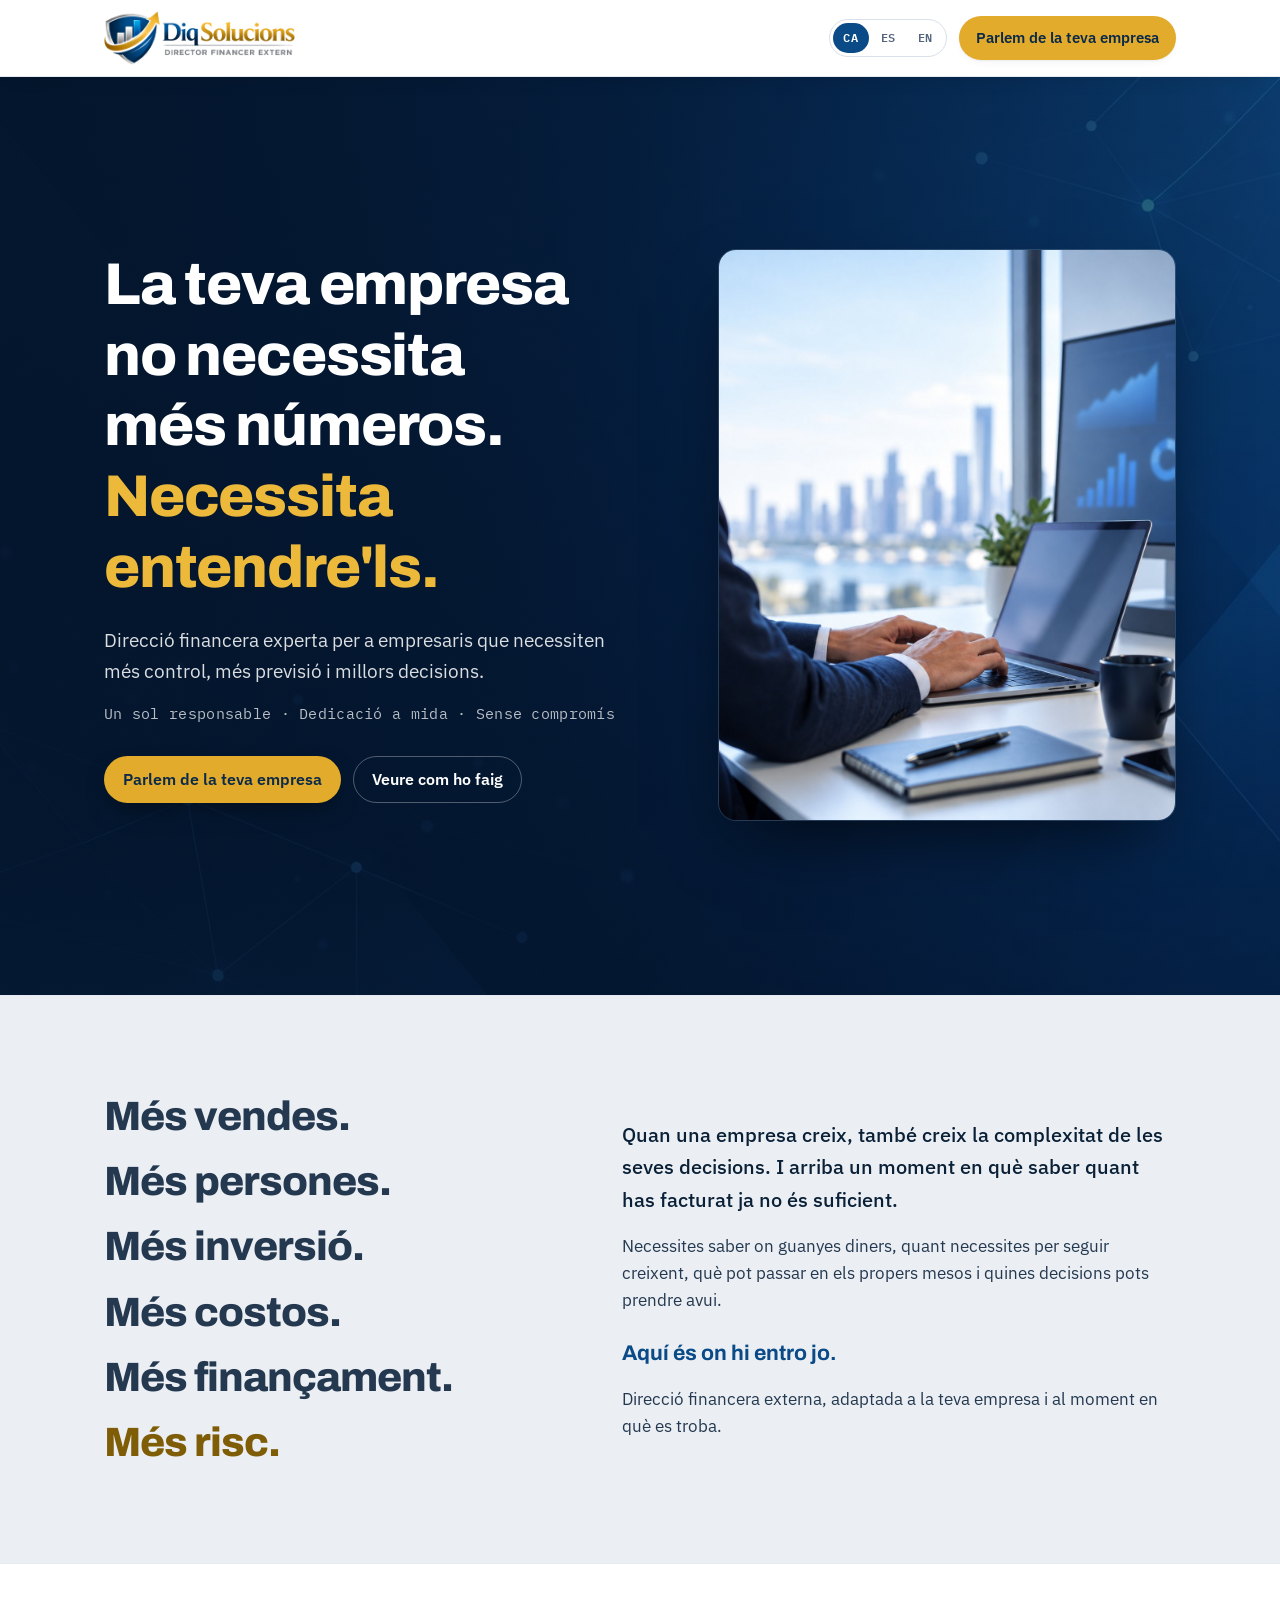
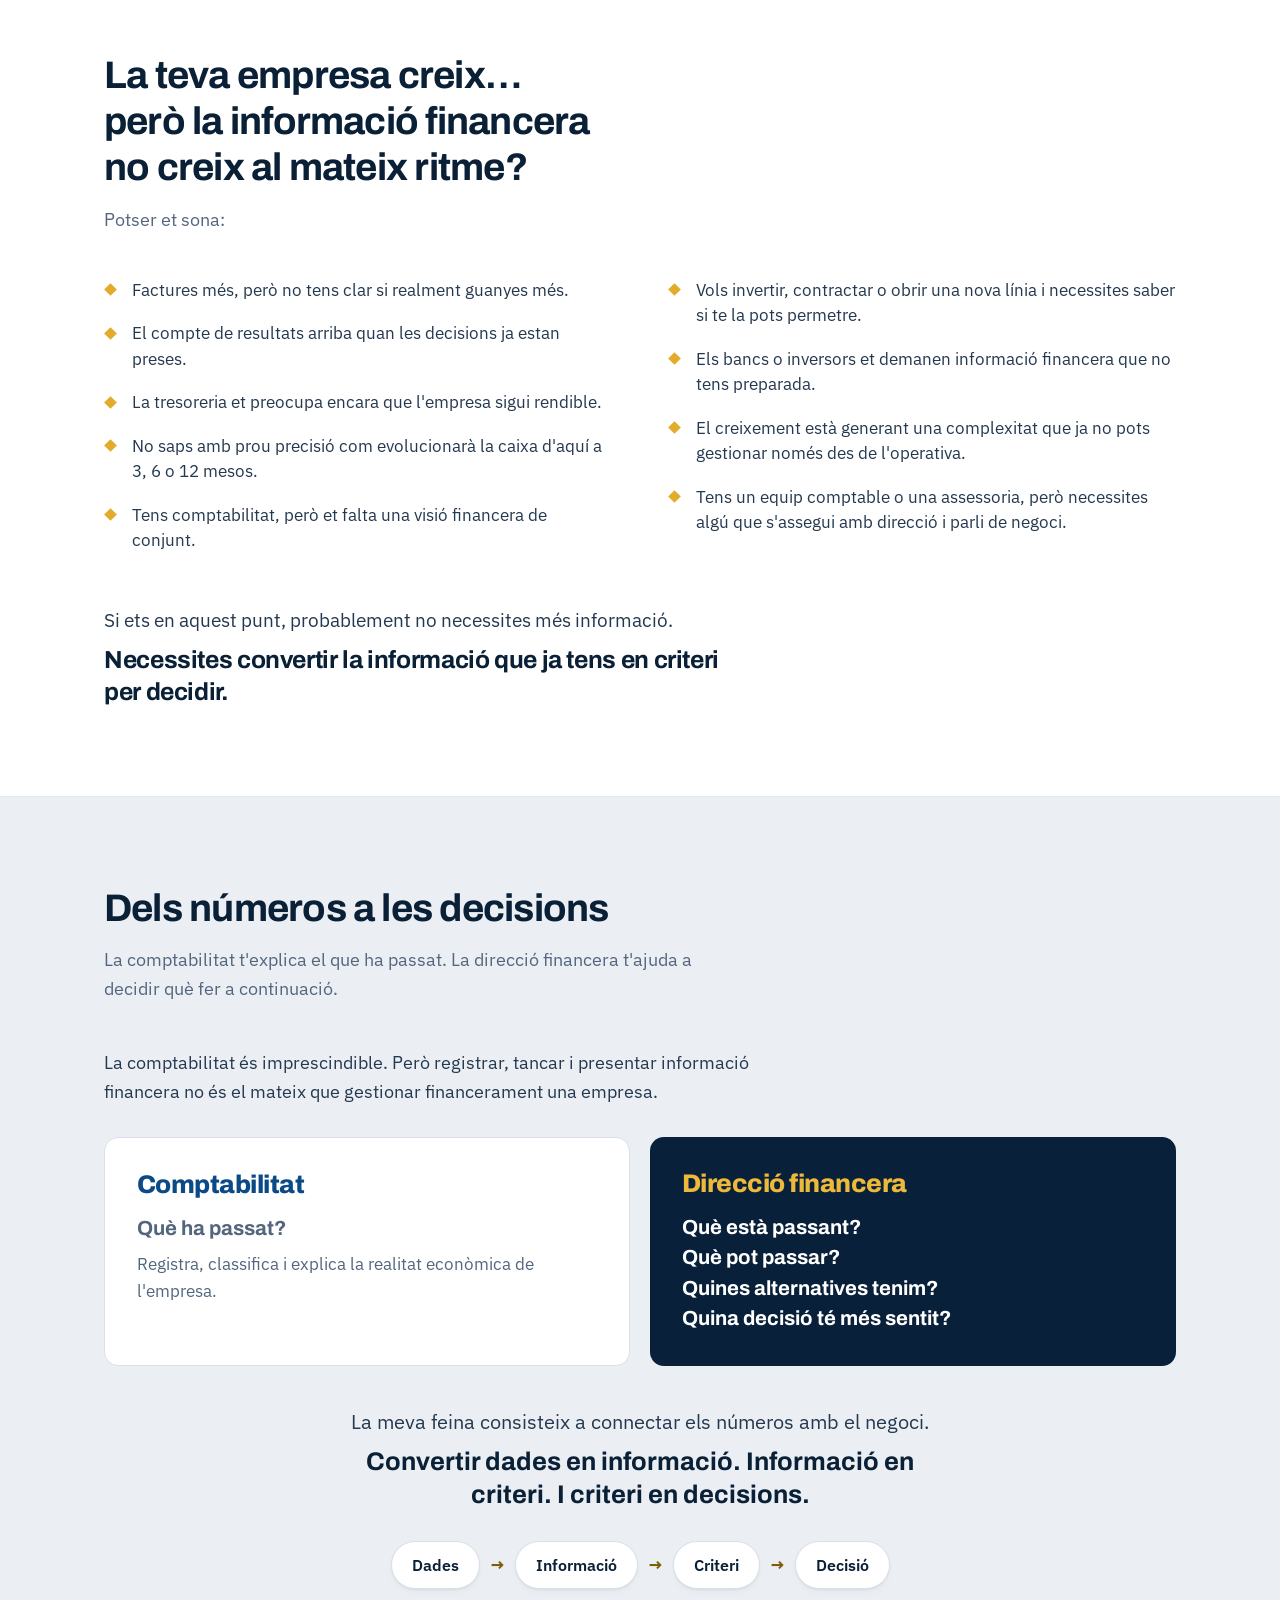
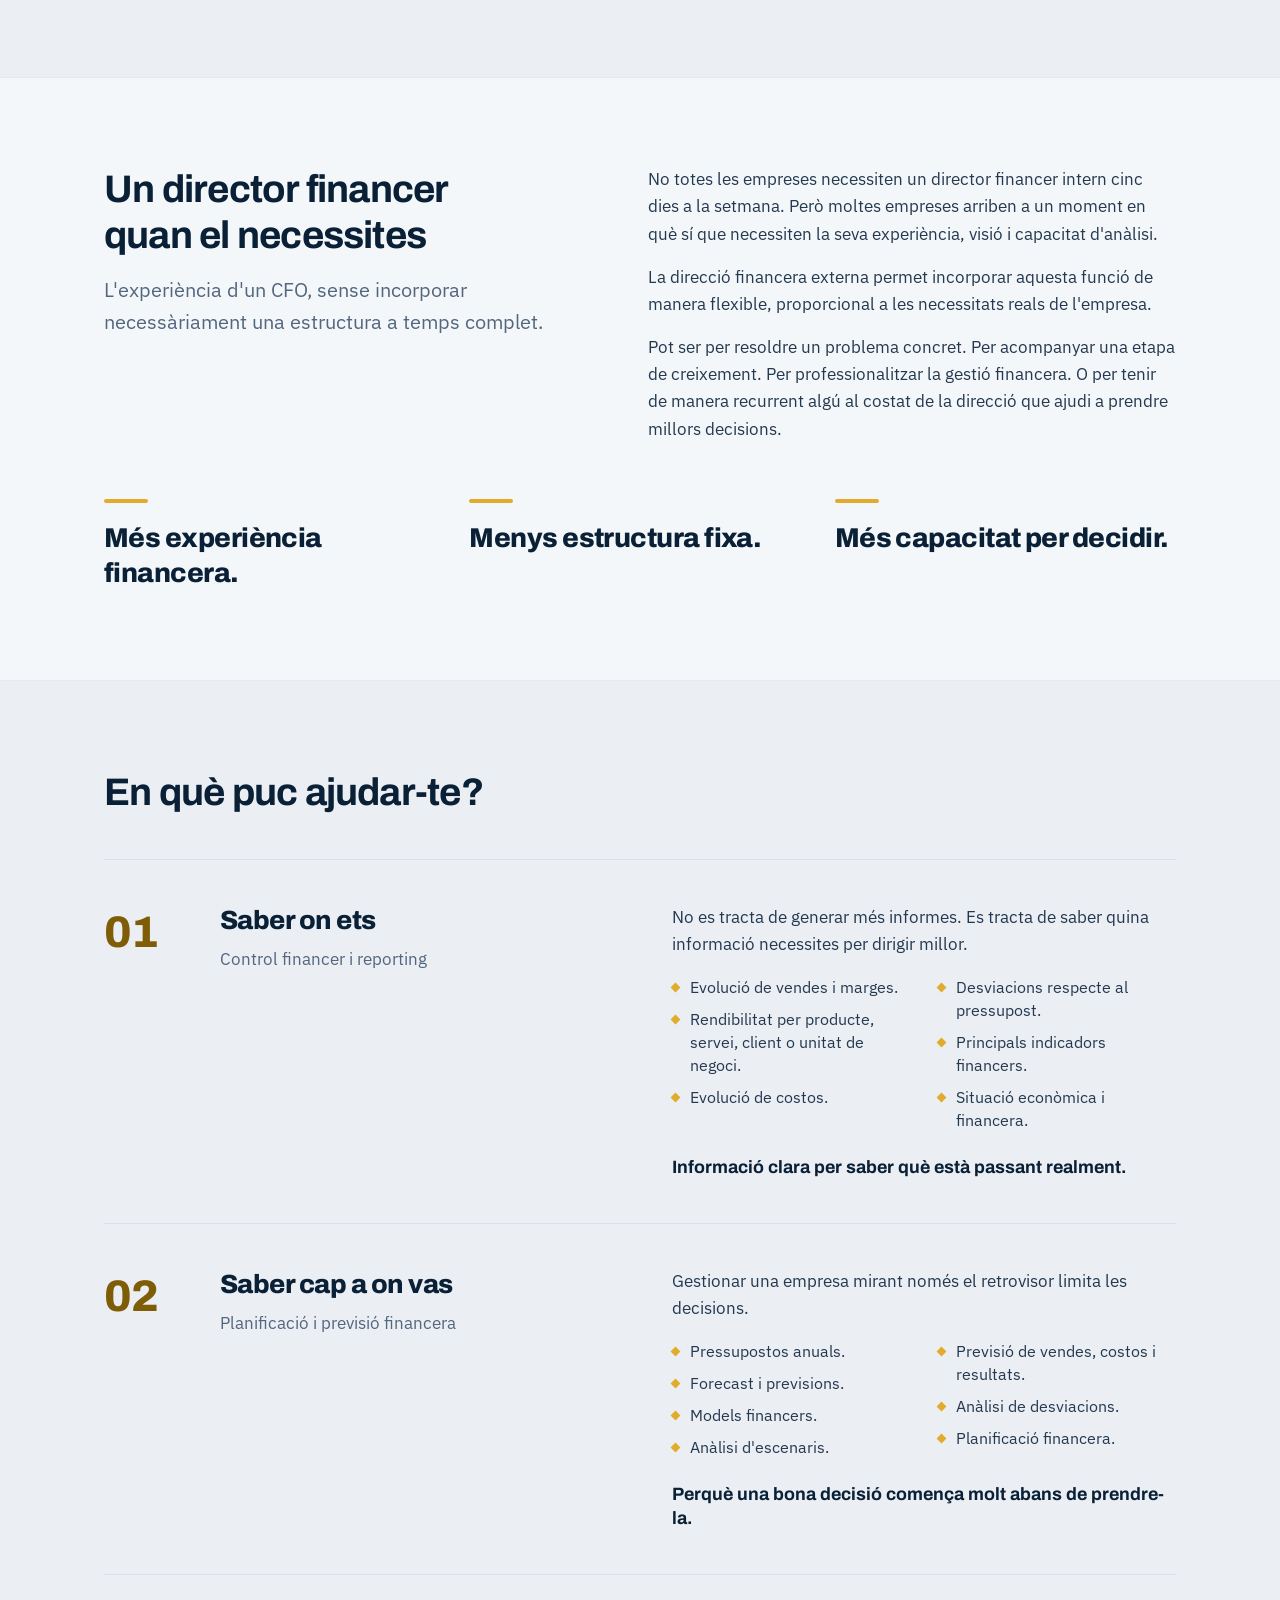
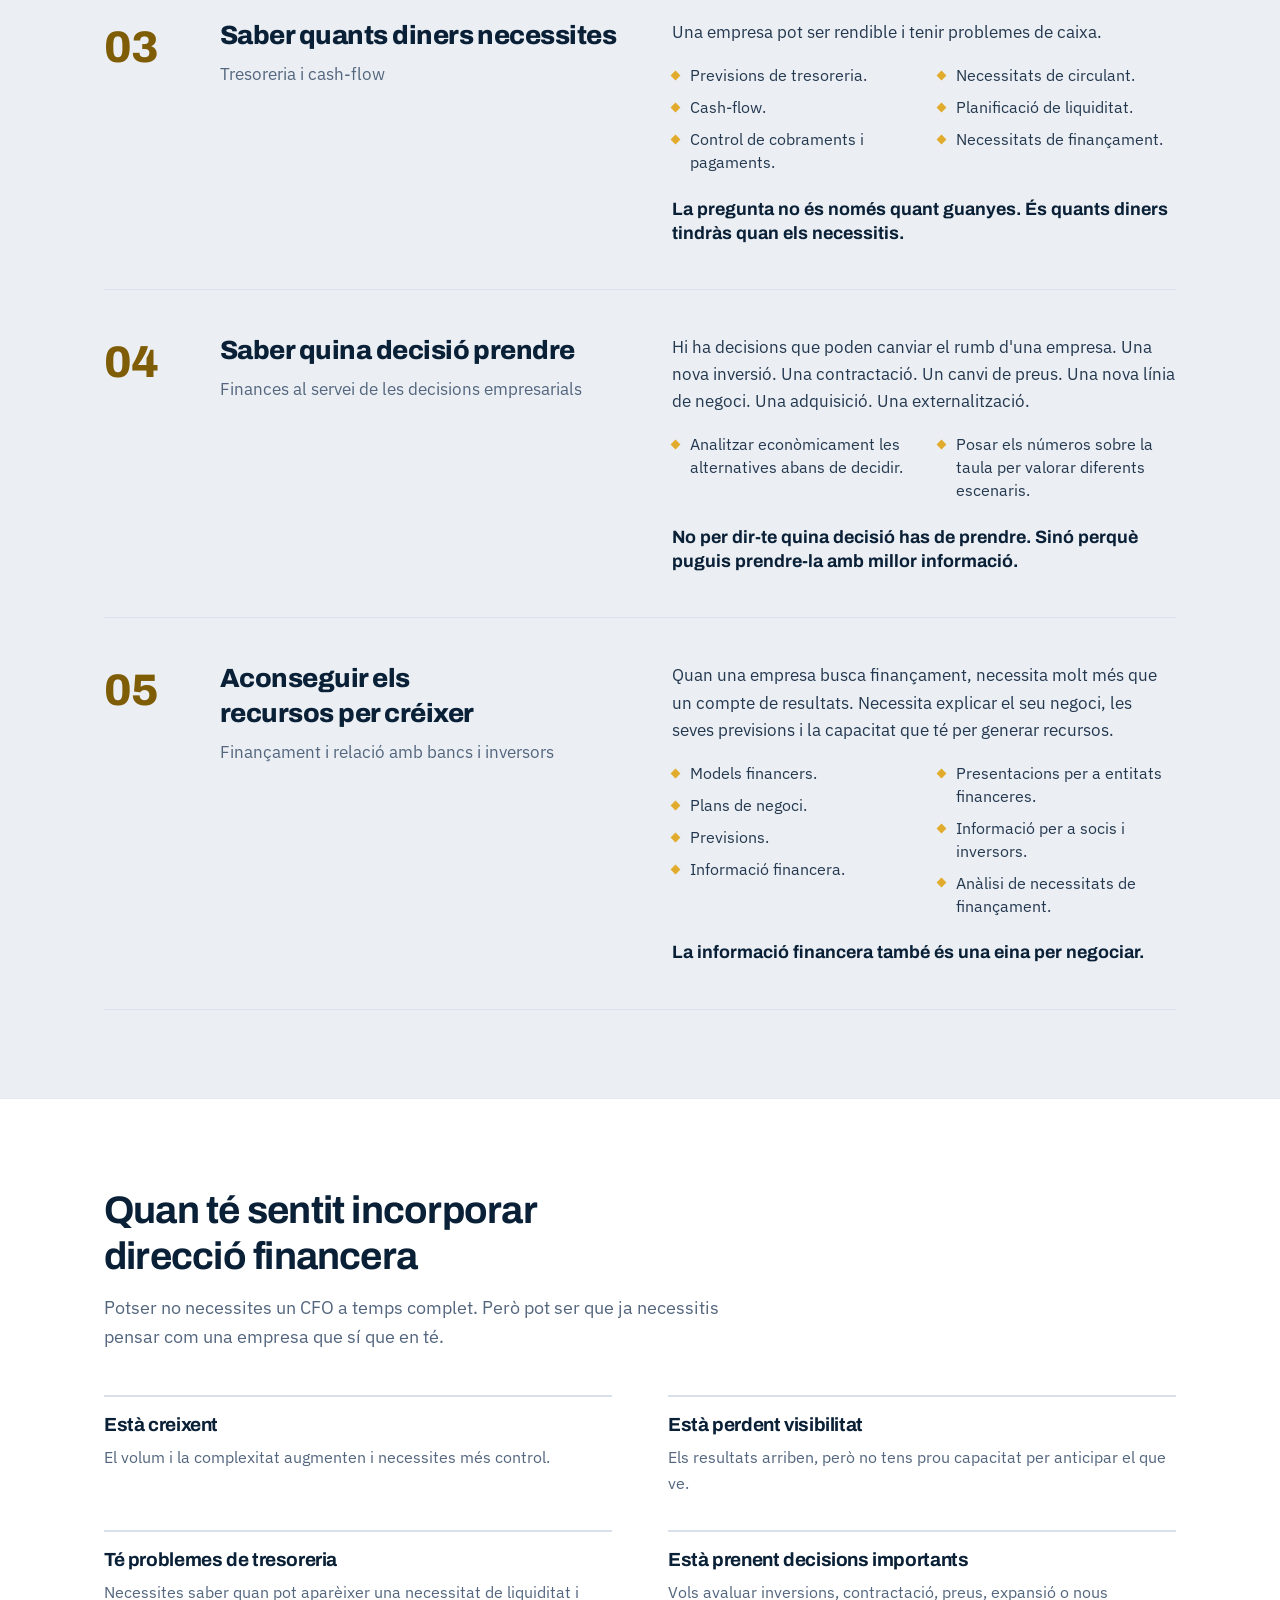
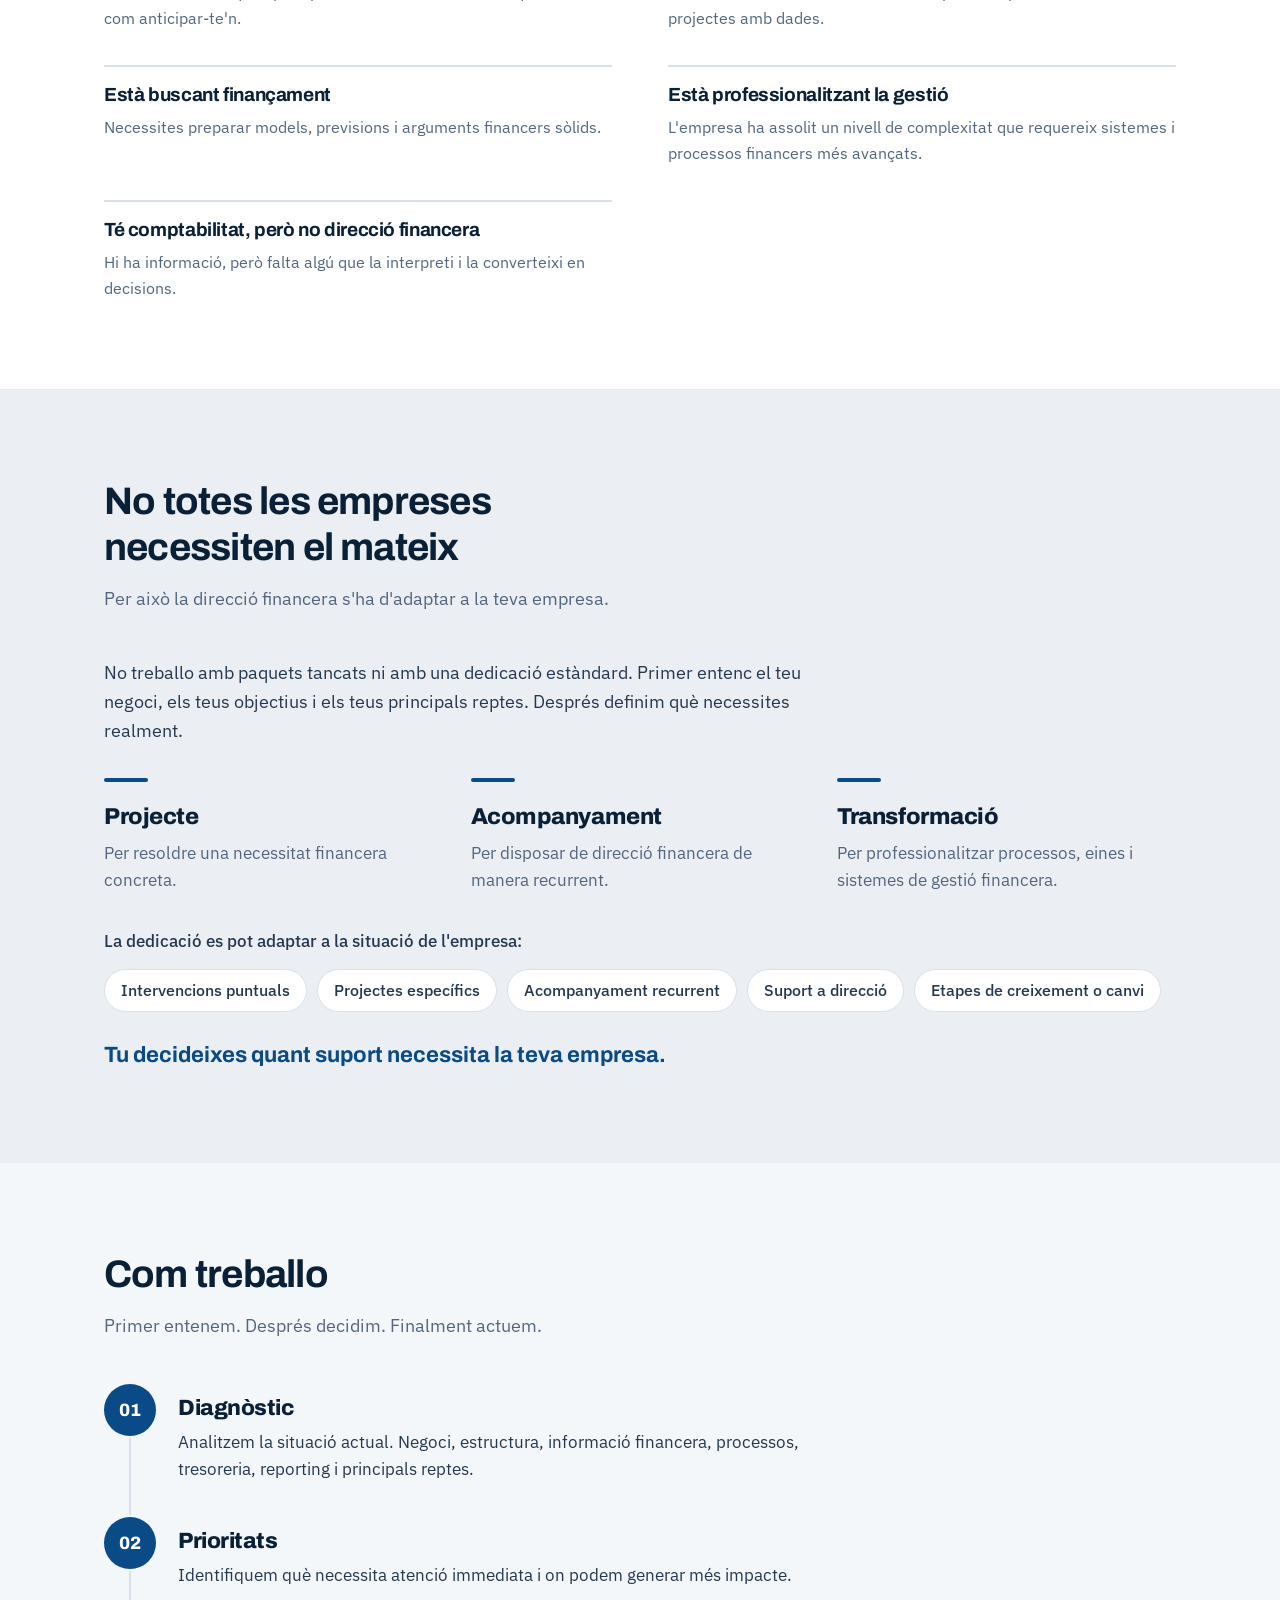
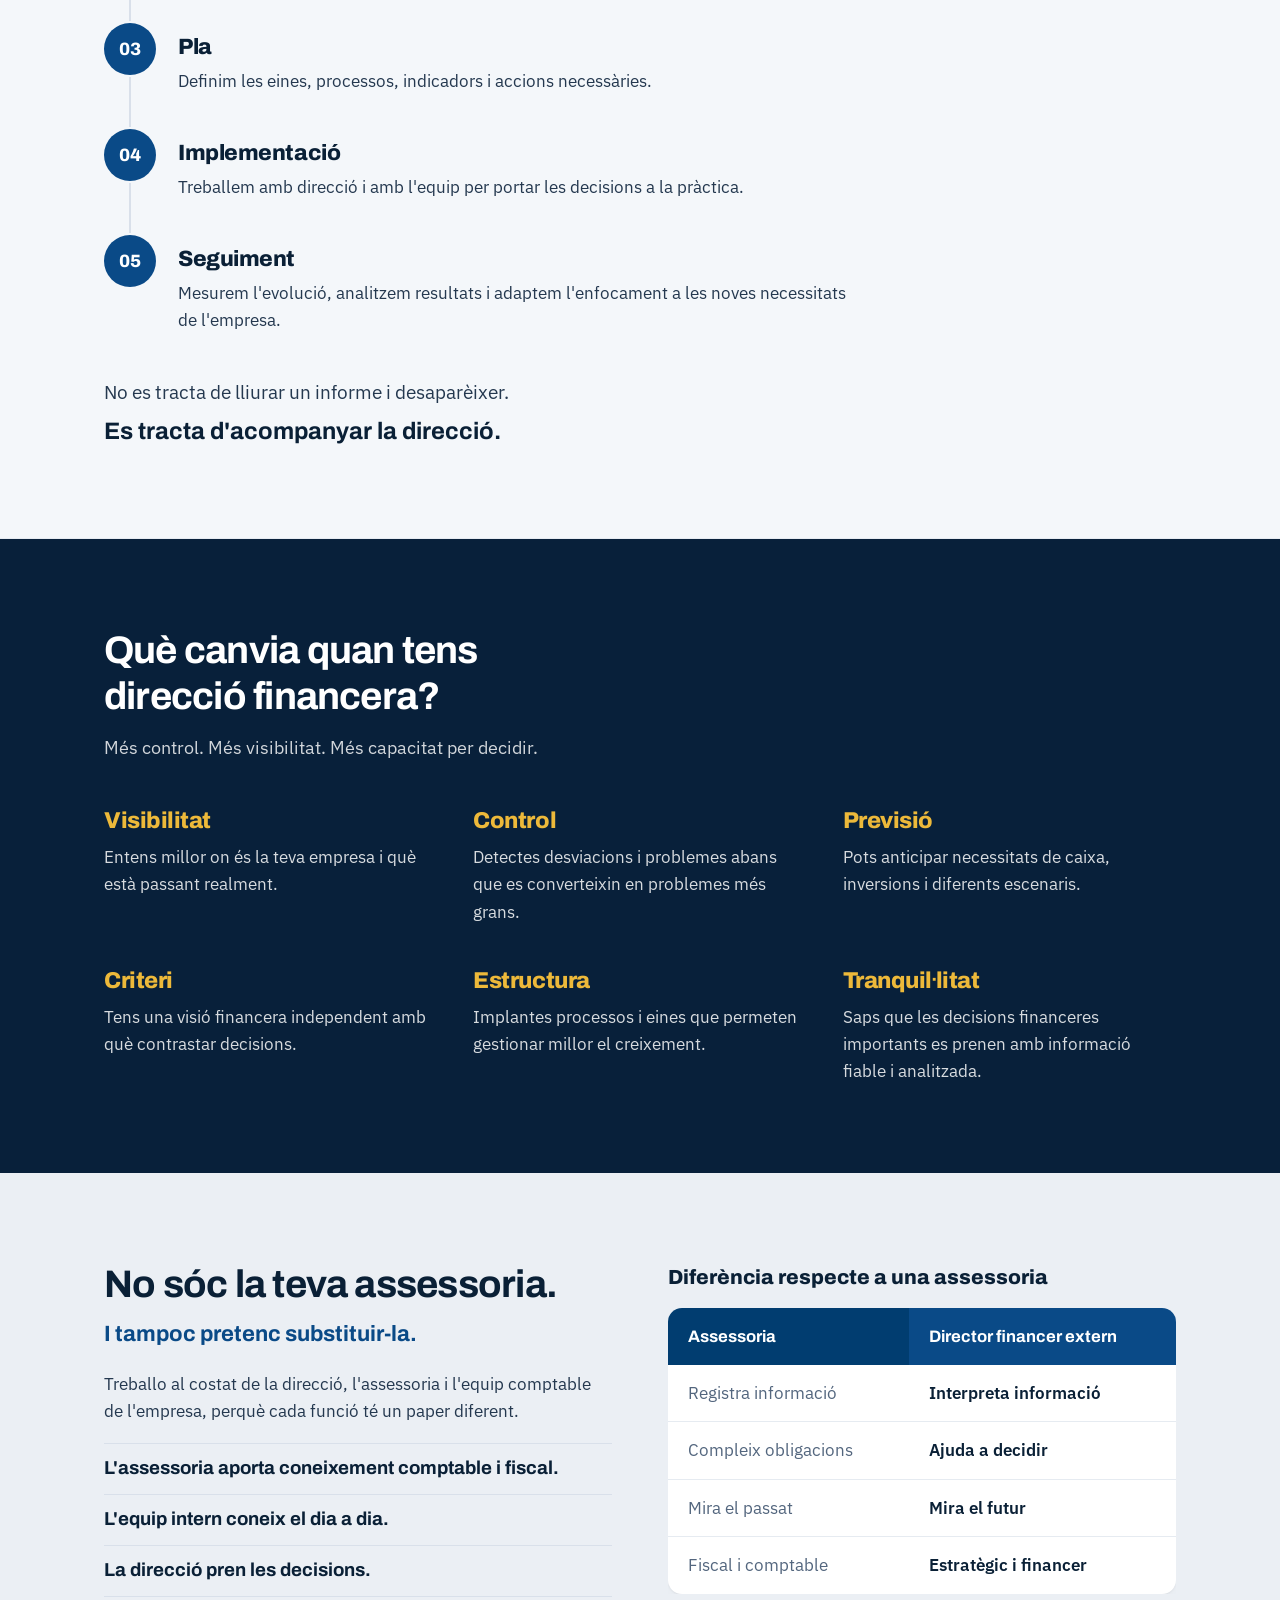
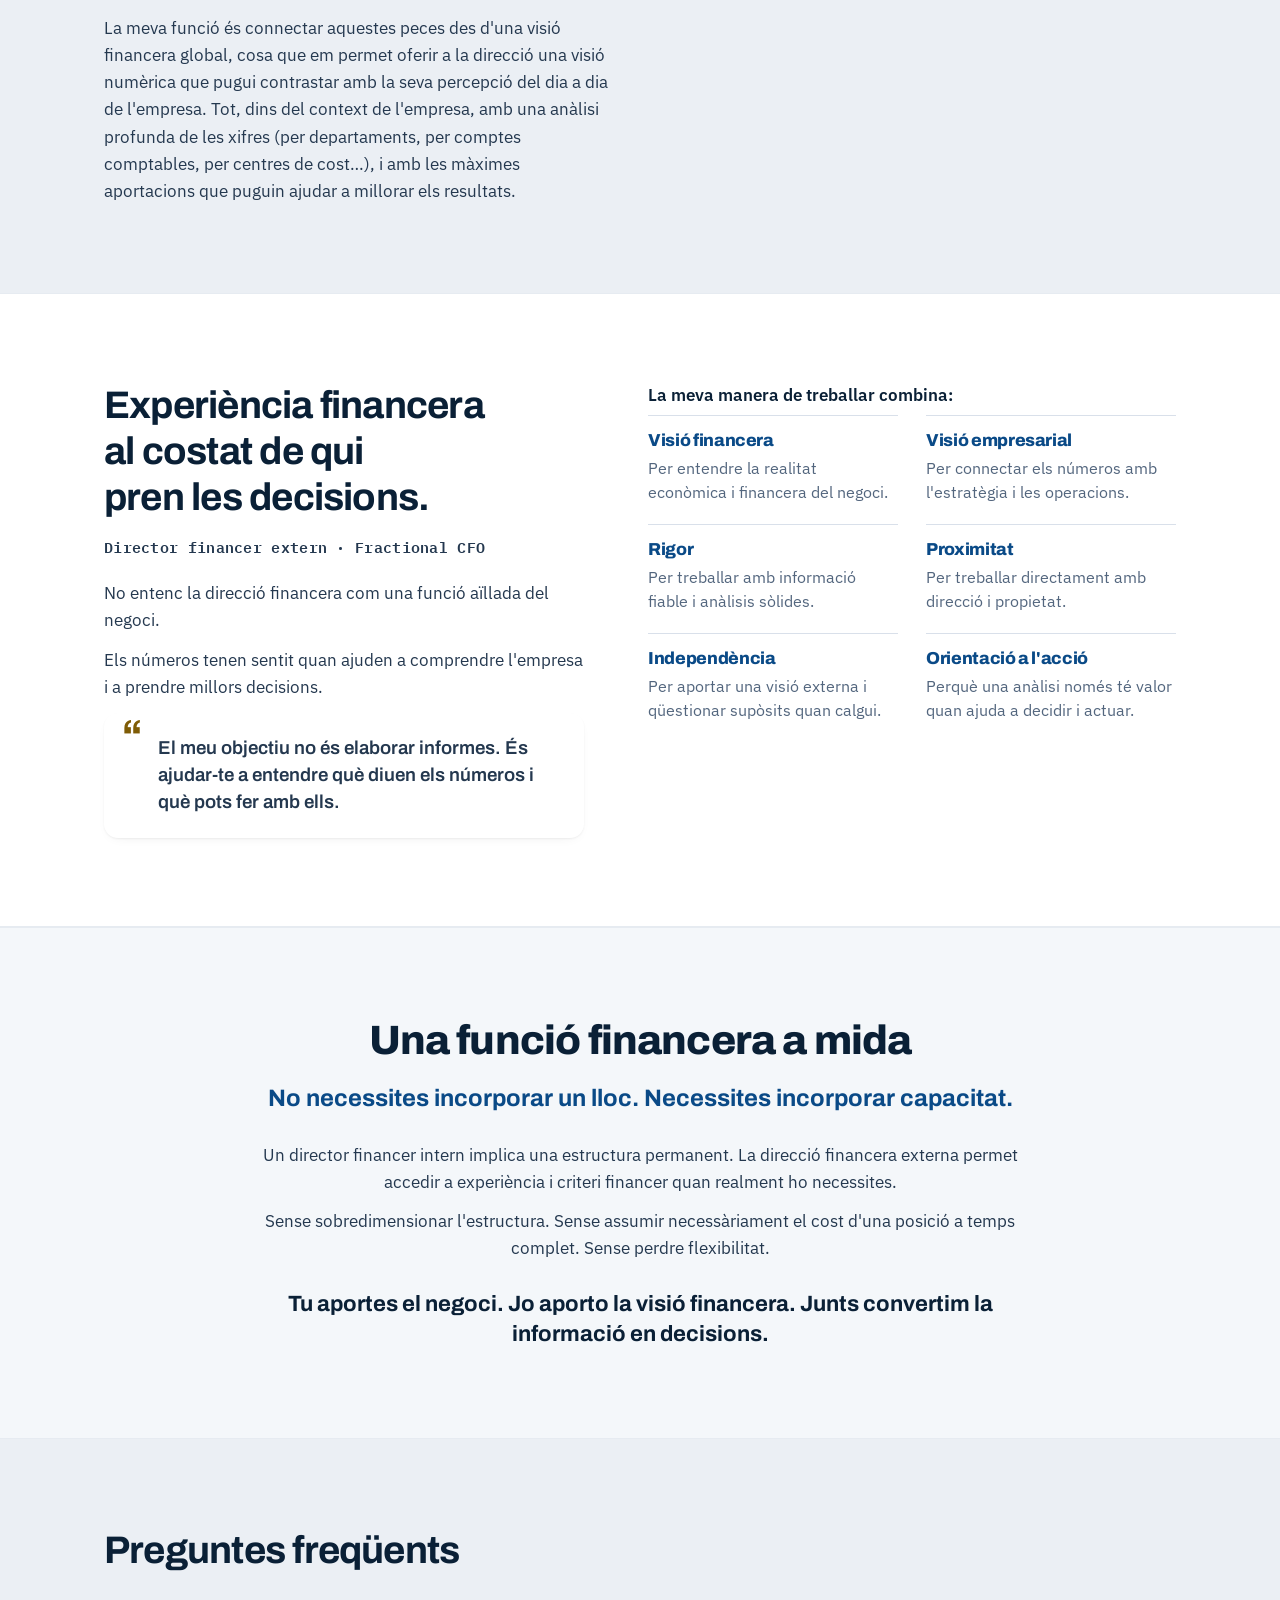
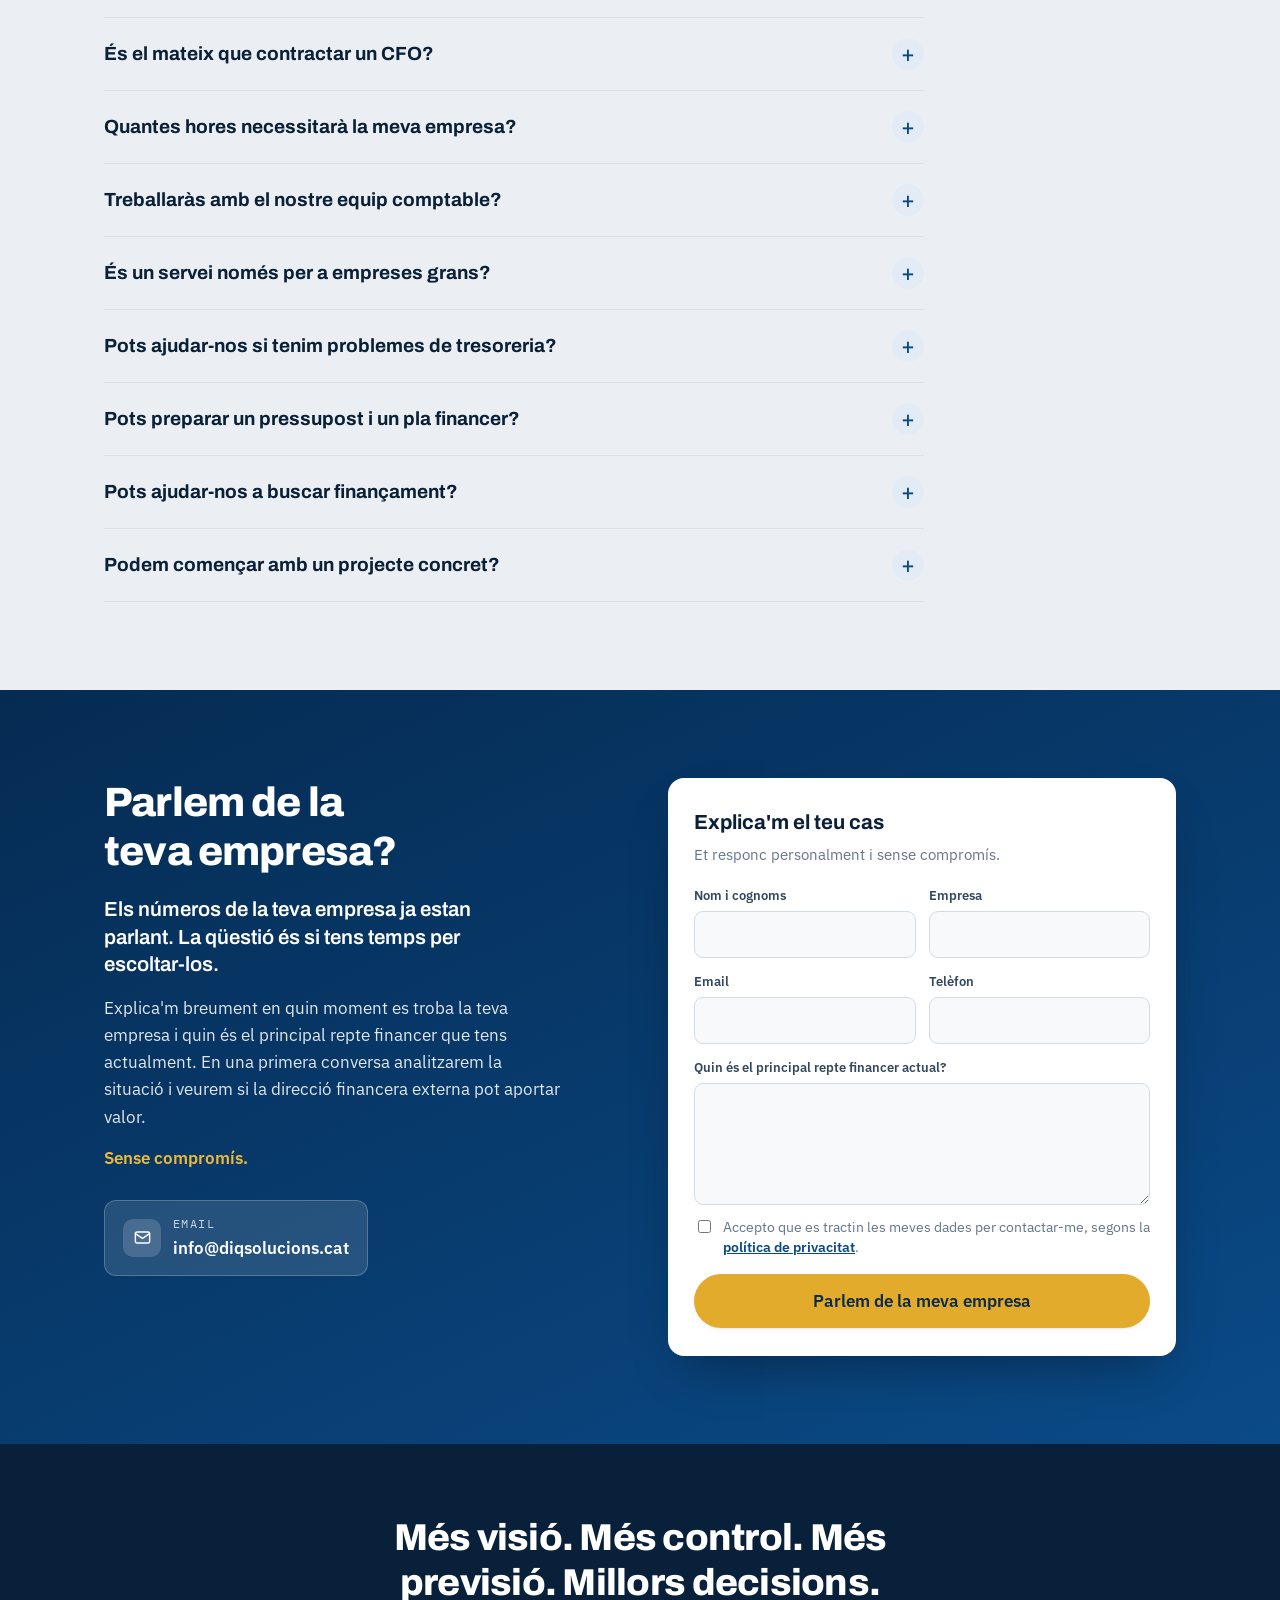
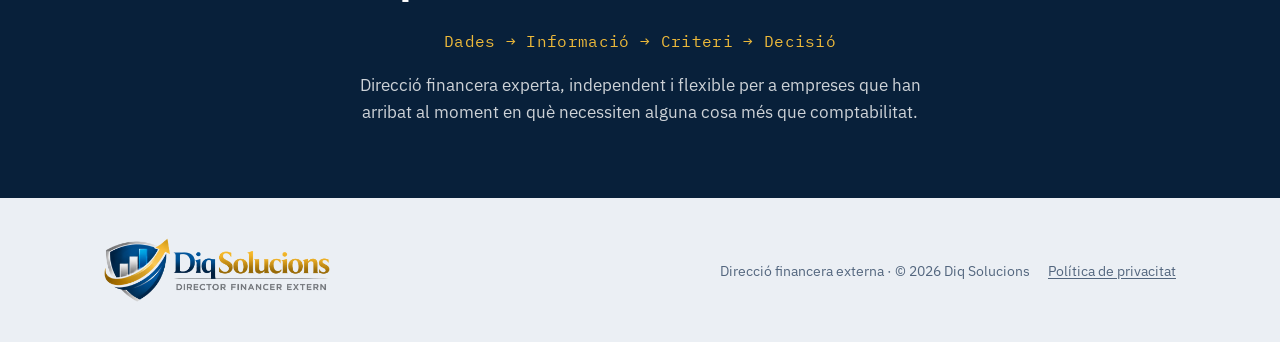
<file: DiqSolucionsCAT/index.html>
<!DOCTYPE html>
<html lang="ca" translate="no" class="notranslate">
<head>
<meta charset="UTF-8">
<meta name="viewport" content="width=device-width, initial-scale=1.0">
<meta name="color-scheme" content="light">
<meta name="google" content="notranslate">
<meta name="theme-color" content="#013D70">
<title>Diq Solucions · Director financer extern (Fractional CFO)</title>
<meta name="description" content="Direcció financera externa per a empreses que creixen: control financer, previsió, tresoreria, decisions i finançament. Sense estructura fixa.">
<link rel="canonical" href="https://diqsolucions.cat/">
<link rel="alternate" hreflang="ca" href="https://diqsolucions.cat/">
<link rel="alternate" hreflang="es" href="https://diqsolucions.cat/es/">
<link rel="alternate" hreflang="en" href="https://diqsolucions.cat/en/">
<link rel="alternate" hreflang="x-default" href="https://diqsolucions.cat/">
<meta property="og:type" content="website">
<meta property="og:title" content="Diq Solucions · Director financer extern (Fractional CFO)">
<meta property="og:description" content="Direcció financera externa per a empreses que creixen: control financer, previsió, tresoreria, decisions i finançament. Sense estructura fixa.">
<meta property="og:url" content="https://diqsolucions.cat/">
<meta property="og:locale" content="ca_ES">
<link rel="icon" type="image/png" href="assets/favicon.png">
<link rel="preconnect" href="https://fonts.googleapis.com">
<link rel="preconnect" href="https://fonts.gstatic.com" crossorigin>
<link rel="stylesheet" href="https://fonts.googleapis.com/css2?family=Archivo:wght@500;600;700;800&family=IBM+Plex+Mono:wght@500;600&family=IBM+Plex+Sans:wght@400;500;600&display=swap">
<link rel="stylesheet" href="assets/site.css">
</head>
<body>
<header>
  <div class="wrap nav">
    <a class="brand" href="./"><img src="assets/logo-ca.png" alt="Diq Solucions · Director financer extern" width="191" height="54"></a>
    <div class="nav-right">
      <nav class="langsw" aria-label="Idioma / Idioma / Language"><a href="./" hreflang="ca" lang="ca" aria-current="true">CA</a><a href="es/" hreflang="es" lang="es">ES</a><a href="en/" hreflang="en" lang="en">EN</a></nav>
      <a class="btn btn-primary" href="#contacte">Parlem de la teva empresa</a>
    </div>
  </div>
</header>
<main>
<section class="hero"><div class="wrap"><div class="hero-grid">
    <div>
      <h1>La teva empresa no necessita més números. <span class="hl">Necessita entendre'ls.</span></h1>
      <p class="lead">Direcció financera experta per a empresaris que necessiten més control, més previsió i millors decisions.</p>
      <p class="hero-points">Un sol responsable · Dedicació a mida · Sense compromís</p>
      <div class="hero-actions">
        <a class="btn btn-primary" href="#contacte">Parlem de la teva empresa</a>
        <a class="btn btn-ghost" href="#com">Veure com ho faig</a>
      </div>
    </div>
    <div class="hero-photo"><img src="assets/hero-photo.jpg" alt="Mans treballant en un portàtil davant d'una pantalla amb gràfics financers" width="1122" height="1402"></div>
  </div></div></section>
<section><div class="wrap"><div class="intro-grid">
    <ul class="stack"><li>Més vendes.</li><li>Més persones.</li><li>Més inversió.</li><li>Més costos.</li><li>Més finançament.</li><li>Més risc.</li></ul>
    <div class="intro-copy">
      <p class="lead-text">Quan una empresa creix, també creix la complexitat de les seves decisions. I arriba un moment en què saber quant has facturat ja no és suficient.</p>
      <p>Necessites saber on guanyes diners, quant necessites per seguir creixent, què pot passar en els propers mesos i quines decisions pots prendre avui.</p>
      <p class="accent-line">Aquí és on hi entro jo.</p>
      <p>Direcció financera externa, adaptada a la teva empresa i al moment en què es troba.</p>
    </div></div></div></section>
<section class="alt"><div class="wrap"><div class="sec-head"><h2>La teva empresa creix… però la informació financera no creix al mateix ritme?</h2><p>Potser et sona:</p></div>
    <ul class="checklist"><li>Factures més, però no tens clar si realment guanyes més.</li><li>El compte de resultats arriba quan les decisions ja estan preses.</li><li>La tresoreria et preocupa encara que l'empresa sigui rendible.</li><li>No saps amb prou precisió com evolucionarà la caixa d'aquí a 3, 6 o 12 mesos.</li><li>Tens comptabilitat, però et falta una visió financera de conjunt.</li><li>Vols invertir, contractar o obrir una nova línia i necessites saber si te la pots permetre.</li><li>Els bancs o inversors et demanen informació financera que no tens preparada.</li><li>El creixement està generant una complexitat que ja no pots gestionar només des de l'operativa.</li><li>Tens un equip comptable o una assessoria, però necessites algú que s'assegui amb direcció i parli de negoci.</li></ul>
    <div class="pull"><p class="a">Si ets en aquest punt, probablement no necessites més informació.</p><p class="b">Necessites convertir la informació que ja tens en criteri per decidir.</p></div></div></section>
<section><div class="wrap"><div class="sec-head"><h2>Dels números a les decisions</h2><p>La comptabilitat t'explica el que ha passat. La direcció financera t'ajuda a decidir què fer a continuació.</p></div>
    <p class="lead-p">La comptabilitat és imprescindible. Però registrar, tancar i presentar informació financera no és el mateix que gestionar financerament una empresa.</p>
    <div class="contrast" style="margin-top:30px">
      <div class="pane a"><h3>Comptabilitat</h3><p class="q">Què ha passat?</p><p>Registra, classifica i explica la realitat econòmica de l'empresa.</p></div>
      <div class="pane b"><h3>Direcció financera</h3><ul><li class="q">Què està passant?</li><li class="q">Què pot passar?</li><li class="q">Quines alternatives tenim?</li><li class="q">Quina decisió té més sentit?</li></ul></div>
    </div>
    <div class="closer"><p class="a">La meva feina consisteix a connectar els números amb el negoci.</p><p class="b">Convertir dades en informació. Informació en criteri. I criteri en decisions.</p></div>
    <div class="chain"><span class="node">Dades</span><span class="arw" aria-hidden="true">→</span><span class="node">Informació</span><span class="arw" aria-hidden="true">→</span><span class="node">Criteri</span><span class="arw" aria-hidden="true">→</span><span class="node">Decisió</span></div></div></section>
<section class="alt2"><div class="wrap"><div class="when-grid">
      <div><h2 class="h2">Un director financer quan el necessites</h2><p class="lead">L'experiència d'un CFO, sense incorporar necessàriament una estructura a temps complet.</p></div>
      <div class="when-copy"><p>No totes les empreses necessiten un director financer intern cinc dies a la setmana. Però moltes empreses arriben a un moment en què sí que necessiten la seva experiència, visió i capacitat d'anàlisi.</p><p>La direcció financera externa permet incorporar aquesta funció de manera flexible, proporcional a les necessitats reals de l'empresa.</p><p>Pot ser per resoldre un problema concret. Per acompanyar una etapa de creixement. Per professionalitzar la gestió financera. O per tenir de manera recurrent algú al costat de la direcció que ajudi a prendre millors decisions.</p></div>
    </div>
    <div class="tagtrio"><div>Més experiència financera.</div><div>Menys estructura fixa.</div><div>Més capacitat per decidir.</div></div></div></section>
<section id="ajuda"><div class="wrap"><div class="sec-head"><h2>En què puc ajudar-te?</h2></div>
    <div class="help-list"><article class="help-row">
      <div class="help-n">01</div>
      <div><h3>Saber on ets</h3><p class="t">Control financer i reporting</p></div>
      <div><p class="intro">No es tracta de generar més informes. Es tracta de saber quina informació necessites per dirigir millor.</p><ul><li>Evolució de vendes i marges.</li><li>Rendibilitat per producte, servei, client o unitat de negoci.</li><li>Evolució de costos.</li><li>Desviacions respecte al pressupost.</li><li>Principals indicadors financers.</li><li>Situació econòmica i financera.</li></ul><p class="close">Informació clara per saber què està passant realment.</p></div>
    </article><article class="help-row">
      <div class="help-n">02</div>
      <div><h3>Saber cap a on vas</h3><p class="t">Planificació i previsió financera</p></div>
      <div><p class="intro">Gestionar una empresa mirant només el retrovisor limita les decisions.</p><ul><li>Pressupostos anuals.</li><li>Forecast i previsions.</li><li>Models financers.</li><li>Anàlisi d'escenaris.</li><li>Previsió de vendes, costos i resultats.</li><li>Anàlisi de desviacions.</li><li>Planificació financera.</li></ul><p class="close">Perquè una bona decisió comença molt abans de prendre-la.</p></div>
    </article><article class="help-row">
      <div class="help-n">03</div>
      <div><h3>Saber quants diners necessites</h3><p class="t">Tresoreria i cash-flow</p></div>
      <div><p class="intro">Una empresa pot ser rendible i tenir problemes de caixa.</p><ul><li>Previsions de tresoreria.</li><li>Cash-flow.</li><li>Control de cobraments i pagaments.</li><li>Necessitats de circulant.</li><li>Planificació de liquiditat.</li><li>Necessitats de finançament.</li></ul><p class="close">La pregunta no és només quant guanyes. És quants diners tindràs quan els necessitis.</p></div>
    </article><article class="help-row">
      <div class="help-n">04</div>
      <div><h3>Saber quina decisió prendre</h3><p class="t">Finances al servei de les decisions empresarials</p></div>
      <div><p class="intro">Hi ha decisions que poden canviar el rumb d'una empresa. Una nova inversió. Una contractació. Un canvi de preus. Una nova línia de negoci. Una adquisició. Una externalització.</p><ul><li>Analitzar econòmicament les alternatives abans de decidir.</li><li>Posar els números sobre la taula per valorar diferents escenaris.</li></ul><p class="close">No per dir-te quina decisió has de prendre. Sinó perquè puguis prendre-la amb millor informació.</p></div>
    </article><article class="help-row">
      <div class="help-n">05</div>
      <div><h3>Aconseguir els recursos per créixer</h3><p class="t">Finançament i relació amb bancs i inversors</p></div>
      <div><p class="intro">Quan una empresa busca finançament, necessita molt més que un compte de resultats. Necessita explicar el seu negoci, les seves previsions i la capacitat que té per generar recursos.</p><ul><li>Models financers.</li><li>Plans de negoci.</li><li>Previsions.</li><li>Informació financera.</li><li>Presentacions per a entitats financeres.</li><li>Informació per a socis i inversors.</li><li>Anàlisi de necessitats de finançament.</li></ul><p class="close">La informació financera també és una eina per negociar.</p></div>
    </article></div></div></section>
<section class="alt"><div class="wrap"><div class="sec-head"><h2>Quan té sentit incorporar direcció financera</h2><p>Potser no necessites un CFO a temps complet. Però pot ser que ja necessitis pensar com una empresa que sí que en té.</p></div>
    <div class="sit-grid"><div class="sit"><h3>Està creixent</h3><p>El volum i la complexitat augmenten i necessites més control.</p></div><div class="sit"><h3>Està perdent visibilitat</h3><p>Els resultats arriben, però no tens prou capacitat per anticipar el que ve.</p></div><div class="sit"><h3>Té problemes de tresoreria</h3><p>Necessites saber quan pot aparèixer una necessitat de liquiditat i com anticipar-te'n.</p></div><div class="sit"><h3>Està prenent decisions importants</h3><p>Vols avaluar inversions, contractació, preus, expansió o nous projectes amb dades.</p></div><div class="sit"><h3>Està buscant finançament</h3><p>Necessites preparar models, previsions i arguments financers sòlids.</p></div><div class="sit"><h3>Està professionalitzant la gestió</h3><p>L'empresa ha assolit un nivell de complexitat que requereix sistemes i processos financers més avançats.</p></div><div class="sit"><h3>Té comptabilitat, però no direcció financera</h3><p>Hi ha informació, però falta algú que la interpreti i la converteixi en decisions.</p></div></div></div></section>
<section><div class="wrap"><div class="sec-head"><h2>No totes les empreses necessiten el mateix</h2><p>Per això la direcció financera s'ha d'adaptar a la teva empresa.</p></div>
    <p class="lead-p">No treballo amb paquets tancats ni amb una dedicació estàndard. Primer entenc el teu negoci, els teus objectius i els teus principals reptes. Després definim què necessites realment.</p>
    <div class="modes"><div class="mode"><h3>Projecte</h3><p>Per resoldre una necessitat financera concreta.</p></div><div class="mode"><h3>Acompanyament</h3><p>Per disposar de direcció financera de manera recurrent.</p></div><div class="mode"><h3>Transformació</h3><p>Per professionalitzar processos, eines i sistemes de gestió financera.</p></div></div>
    <p class="ded-title">La dedicació es pot adaptar a la situació de l'empresa:</p>
    <ul class="chips"><li>Intervencions puntuals</li><li>Projectes específics</li><li>Acompanyament recurrent</li><li>Suport a direcció</li><li>Etapes de creixement o canvi</li></ul>
    <p class="fit-close">Tu decideixes quant suport necessita la teva empresa.</p></div></section>
<section class="alt2" id="com"><div class="wrap"><div class="sec-head"><h2>Com treballo</h2><p>Primer entenem. Després decidim. Finalment actuem.</p></div>
    <ol class="steps"><li><span class="num">01</span><div><h3>Diagnòstic</h3><p>Analitzem la situació actual. Negoci, estructura, informació financera, processos, tresoreria, reporting i principals reptes.</p></div></li><li><span class="num">02</span><div><h3>Prioritats</h3><p>Identifiquem què necessita atenció immediata i on podem generar més impacte.</p></div></li><li><span class="num">03</span><div><h3>Pla</h3><p>Definim les eines, processos, indicadors i accions necessàries.</p></div></li><li><span class="num">04</span><div><h3>Implementació</h3><p>Treballem amb direcció i amb l'equip per portar les decisions a la pràctica.</p></div></li><li><span class="num">05</span><div><h3>Seguiment</h3><p>Mesurem l'evolució, analitzem resultats i adaptem l'enfocament a les noves necessitats de l'empresa.</p></div></li></ol>
    <div class="how-close"><p class="a">No es tracta de lliurar un informe i desaparèixer.</p><p class="b">Es tracta d'acompanyar la direcció.</p></div></div></section>
<section class="dark"><div class="wrap"><div class="sec-head"><h2>Què canvia quan tens direcció financera?</h2><p>Més control. Més visibilitat. Més capacitat per decidir.</p></div>
    <div class="change-grid"><div><h3>Visibilitat</h3><p>Entens millor on és la teva empresa i què està passant realment.</p></div><div><h3>Control</h3><p>Detectes desviacions i problemes abans que es converteixin en problemes més grans.</p></div><div><h3>Previsió</h3><p>Pots anticipar necessitats de caixa, inversions i diferents escenaris.</p></div><div><h3>Criteri</h3><p>Tens una visió financera independent amb què contrastar decisions.</p></div><div><h3>Estructura</h3><p>Implantes processos i eines que permeten gestionar millor el creixement.</p></div><div><h3>Tranquil·litat</h3><p>Saps que les decisions financeres importants es prenen amb informació fiable i analitzada.</p></div></div></div></section>
<section><div class="wrap"><div class="advisor-grid">
    <div class="advisor-copy"><h2 class="h2">No sóc la teva assessoria.</h2><p class="sub">I tampoc pretenc substituir-la.</p>
      <p>Treballo al costat de la direcció, l'assessoria i l'equip comptable de l'empresa, perquè cada funció té un paper diferent.</p>
      <ul class="roles"><li>L'assessoria aporta coneixement comptable i fiscal.</li><li>L'equip intern coneix el dia a dia.</li><li>La direcció pren les decisions.</li></ul>
      <p>La meva funció és connectar aquestes peces des d'una visió financera global, cosa que em permet oferir a la direcció una visió numèrica que pugui contrastar amb la seva percepció del dia a dia de l'empresa. Tot, dins del context de l'empresa, amb una anàlisi profunda de les xifres (per departaments, per comptes comptables, per centres de cost…), i amb les màximes aportacions que puguin ajudar a millorar els resultats.</p></div>
    <div><p class="cmp-title">Diferència respecte a una assessoria</p><div class="table-wrap"><table class="cmp"><thead><tr><th scope="col">Assessoria</th><th scope="col">Director financer extern</th></tr></thead>
      <tbody><tr><td>Registra informació</td><td>Interpreta informació</td></tr><tr><td>Compleix obligacions</td><td>Ajuda a decidir</td></tr><tr><td>Mira el passat</td><td>Mira el futur</td></tr><tr><td>Fiscal i comptable</td><td>Estratègic i financer</td></tr></tbody></table></div></div>
  </div></div></section>
<section class="alt"><div class="wrap"><div class="about-grid">
    <div class="about-copy"><h2 class="h2">Experiència financera al costat de qui pren les decisions.</h2><p class="role">Director financer extern · Fractional CFO</p>
      <p>No entenc la direcció financera com una funció aïllada del negoci.</p><p>Els números tenen sentit quan ajuden a comprendre l'empresa i a prendre millors decisions.</p>
      <p class="quote">El meu objectiu no és elaborar informes. És ajudar-te a entendre què diuen els números i què pots fer amb ells.</p></div>
    <div><p class="values-lead">La meva manera de treballar combina:</p><div class="values"><div><h3>Visió financera</h3><p>Per entendre la realitat econòmica i financera del negoci.</p></div><div><h3>Visió empresarial</h3><p>Per connectar els números amb l'estratègia i les operacions.</p></div><div><h3>Rigor</h3><p>Per treballar amb informació fiable i anàlisis sòlides.</p></div><div><h3>Proximitat</h3><p>Per treballar directament amb direcció i propietat.</p></div><div><h3>Independència</h3><p>Per aportar una visió externa i qüestionar supòsits quan calgui.</p></div><div><h3>Orientació a l'acció</h3><p>Perquè una anàlisi només té valor quan ajuda a decidir i actuar.</p></div></div></div>
  </div></div></section>
<section class="alt2 measure"><div class="wrap"><div class="inner"><h2>Una funció financera a mida</h2><p class="lead-big">No necessites incorporar un lloc. Necessites incorporar capacitat.</p>
    <p class="p1">Un director financer intern implica una estructura permanent. La direcció financera externa permet accedir a experiència i criteri financer quan realment ho necessites.</p><p class="p2">Sense sobredimensionar l'estructura. Sense assumir necessàriament el cost d'una posició a temps complet. Sense perdre flexibilitat.</p><p class="close">Tu aportes el negoci. Jo aporto la visió financera. Junts convertim la informació en decisions.</p></div></div></section>
<section><div class="wrap"><div class="sec-head"><h2>Preguntes freqüents</h2></div>
    <div class="faq"><details><summary>És el mateix que contractar un CFO?</summary><p>No exactament. Un Fractional CFO o director financer extern assumeix funcions pròpies de direcció financera amb una dedicació adaptada a les necessitats de l'empresa, sense necessitat d'incorporar la posició a temps complet.</p></details><details><summary>Quantes hores necessitarà la meva empresa?</summary><p>No hi ha una dedicació estàndard. Dependrà de la situació, complexitat i objectius de la teva empresa. Primer analitzem què necessites i després definim el nivell de dedicació adequat.</p></details><details><summary>Treballaràs amb el nostre equip comptable?</summary><p>Sí. La direcció financera pot treballar conjuntament amb l'assessoria, el responsable d'administració o l'equip comptable intern. La finalitat és que la informació financera sigui fiable, oportuna i útil per a la gestió.</p></details><details><summary>És un servei només per a empreses grans?</summary><p>No. Està especialment pensat per a empreses que han assolit un nivell de complexitat en què necessiten una funció financera més avançada, tot i que encara no tingui sentit incorporar un CFO a temps complet.</p></details><details><summary>Pots ajudar-nos si tenim problemes de tresoreria?</summary><p>Sí. Podem analitzar la situació de caixa, identificar necessitats de liquiditat i construir previsions que permetin anticipar diferents escenaris.</p></details><details><summary>Pots preparar un pressupost i un pla financer?</summary><p>Sí. Podem desenvolupar pressupostos, forecasts, models financers i escenaris adaptats a les necessitats de l'empresa.</p></details><details><summary>Pots ajudar-nos a buscar finançament?</summary><p>Puc ajudar-te a preparar la informació financera, models, previsions i plans necessaris per abordar converses amb bancs, inversors, socis o altres fonts de finançament.</p></details><details><summary>Podem començar amb un projecte concret?</summary><p>Sí. No cal començar amb un servei recurrent. Podem començar per una necessitat concreta, analitzar el resultat i, a partir d'aquí, valorar si té sentit continuar amb un acompanyament financer.</p></details></div></div></section>
<section class="contact" id="contacte"><div class="wrap">
    <div>
      <h2>Parlem de la teva empresa?</h2>
      <p class="c1">Els números de la teva empresa ja estan parlant. La qüestió és si tens temps per escoltar-los.</p>
      <p class="c2">Explica'm breument en quin moment es troba la teva empresa i quin és el principal repte financer que tens actualment. En una primera conversa analitzarem la situació i veurem si la direcció financera externa pot aportar valor.</p>
      <p class="nc">Sense compromís.</p>
      <a class="cmethod" href="mailto:info@diqsolucions.cat"><span class="ico"><svg viewBox="0 0 24 24" fill="none" stroke="currentColor" stroke-width="1.8" stroke-linecap="round" stroke-linejoin="round"><rect x="3" y="5" width="18" height="14" rx="2"/><path d="m3 7 9 6 9-6"/></svg></span><span><span class="l">Email</span><span class="v">info@diqsolucions.cat</span></span></a>
    </div>
    <form id="contactForm" class="form-card" data-sending="Enviant…" data-ok="Gràcies! He rebut el teu missatge i et respondré ben aviat." data-err="Hi ha hagut un problema en enviar. Torna-ho a provar o escriu-me per email.">
      <div class="fh">Explica'm el teu cas</div>
      <div class="fsub">Et responc personalment i sense compromís.</div>
      <input type="hidden" name="access_key" value="LA_TEVA_ACCESS_KEY_WEB3FORMS">
      <input type="hidden" name="subject" value="Nova sol·licitud web · Diq Solucions (.cat)">
      <input type="hidden" name="from_name" value="Web Diq Solucions (.cat)">
      <input type="checkbox" name="botcheck" class="hp" tabindex="-1" autocomplete="off" aria-hidden="true">
      <div class="row2">
        <div class="field"><label for="f_name">Nom i cognoms</label><input id="f_name" type="text" name="name" required autocomplete="name"></div>
        <div class="field"><label for="f_company">Empresa</label><input id="f_company" type="text" name="empresa" autocomplete="organization"></div>
      </div>
      <div class="row2">
        <div class="field"><label for="f_email">Email</label><input id="f_email" type="email" name="email" required autocomplete="email"></div>
        <div class="field"><label for="f_phone">Telèfon</label><input id="f_phone" type="tel" name="telefon" autocomplete="tel"></div>
      </div>
      <div class="field"><label for="f_msg">Quin és el principal repte financer actual?</label><textarea id="f_msg" name="missatge" rows="4"></textarea></div>
      <label class="consent"><input type="checkbox" name="consentiment" required value="Sí"><span>Accepto que es tractin les meves dades per contactar-me, segons la <a href="privacitat.html" target="_blank" rel="noopener">política de privacitat</a>.</span></label>
      <button type="submit" class="btn btn-primary submit">Parlem de la meva empresa</button>
      <div class="form-msg" id="formMsg" hidden></div>
    </form>
  </div></section>
<section class="band"><div class="wrap"><h2>Més visió. Més control. Més previsió. Millors decisions.</h2><p class="bchain">Dades → Informació → Criteri → Decisió</p><p>Direcció financera experta, independent i flexible per a empreses que han arribat al moment en què necessiten alguna cosa més que comptabilitat.</p></div></section>
</main>
<footer>
  <div class="wrap foot">
    <img src="assets/logo-ca.png" alt="Diq Solucions · Director financer extern">
    <div class="foot-links">
      <span>Direcció financera externa · © 2026 Diq Solucions</span>
      <a href="privacitat.html">Política de privacitat</a>
    </div>
  </div>
</footer>
<script>
(function(){
  var form=document.getElementById('contactForm'); if(!form) return;
  form.addEventListener('submit',function(e){
    e.preventDefault();
    var msg=document.getElementById('formMsg'), btn=form.querySelector('.submit');
    var data={}; new FormData(form).forEach(function(v,k){data[k]=v;});
    msg.hidden=false; msg.className='form-msg sending'; msg.textContent=form.dataset.sending; btn.disabled=true;
    fetch('https://api.web3forms.com/submit',{method:'POST',headers:{'Content-Type':'application/json',Accept:'application/json'},body:JSON.stringify(data)})
      .then(function(r){return r.json();})
      .then(function(j){ if(j.success){msg.className='form-msg ok'; msg.textContent=form.dataset.ok; form.reset();} else {msg.className='form-msg err'; msg.textContent=form.dataset.err;} })
      .catch(function(){msg.className='form-msg err'; msg.textContent=form.dataset.err;})
      .then(function(){btn.disabled=false;});
  });
})();
</script>
</body>
</html>
</file>
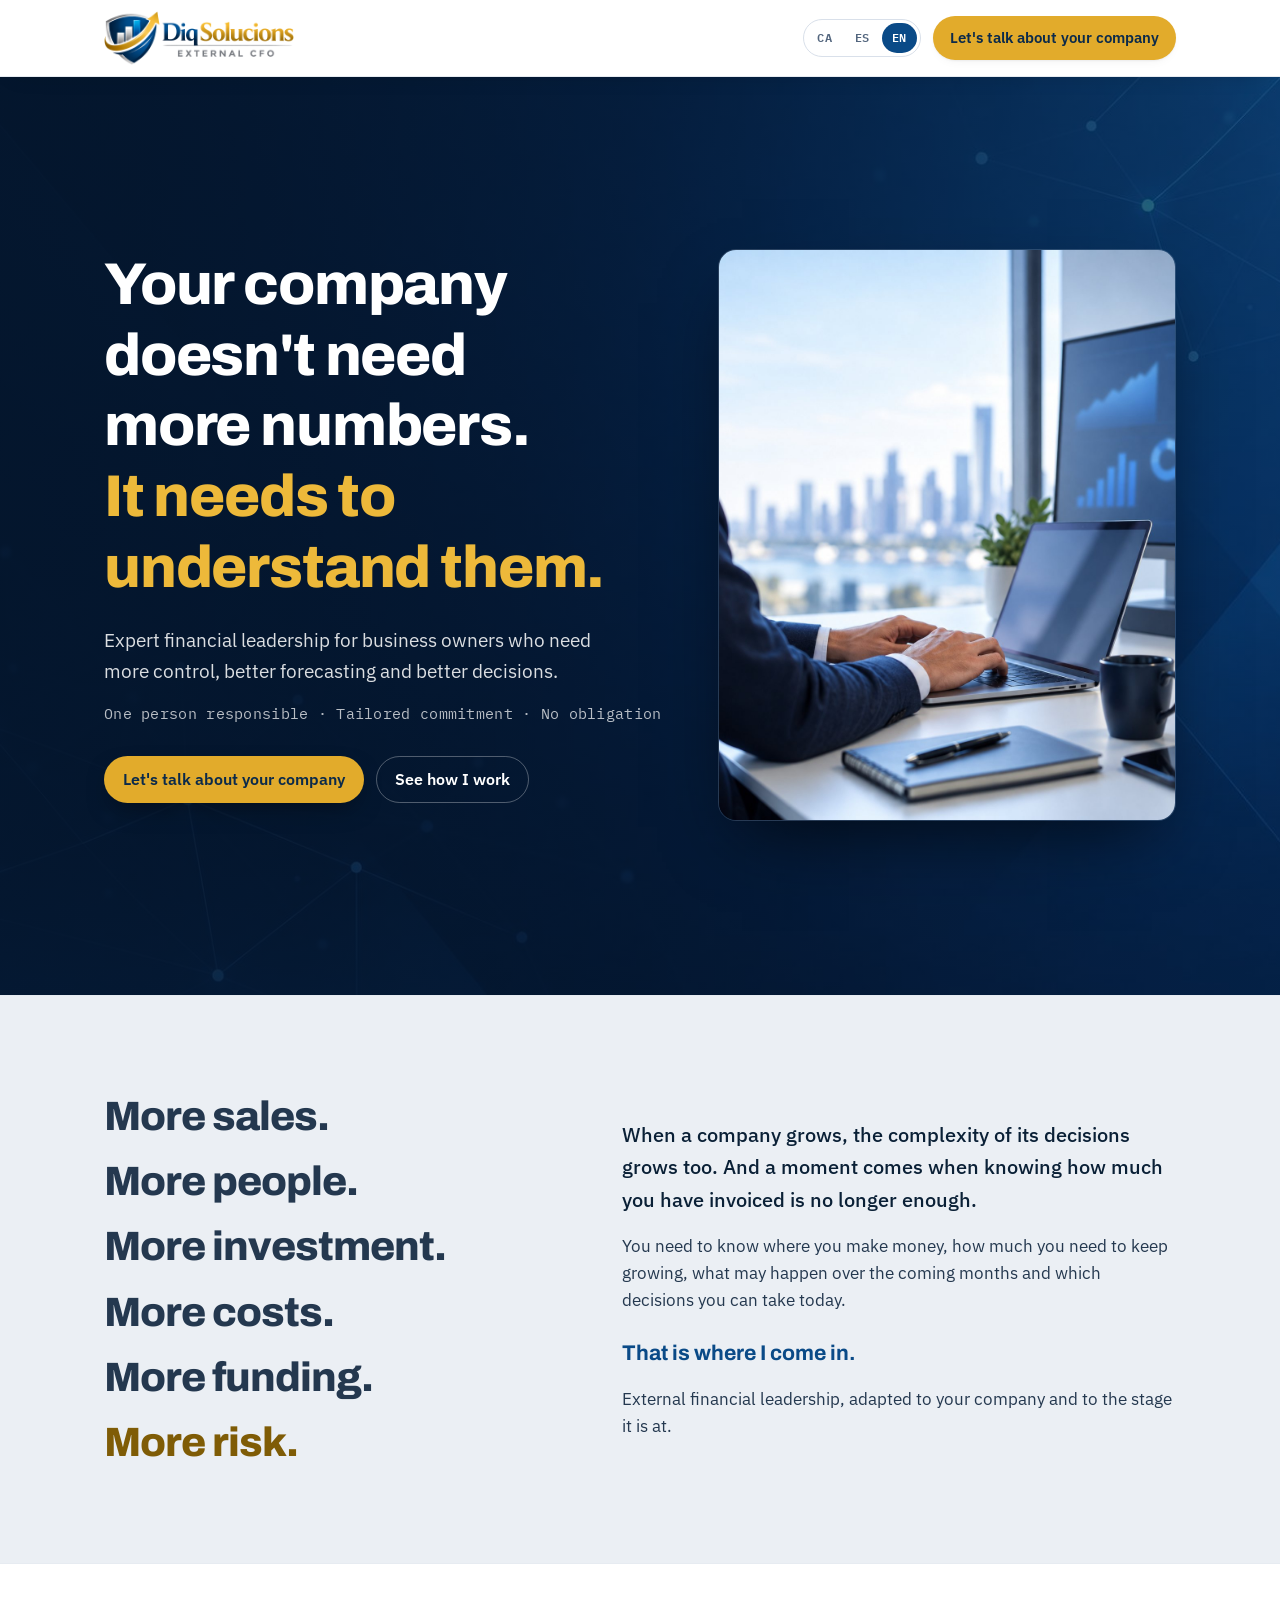
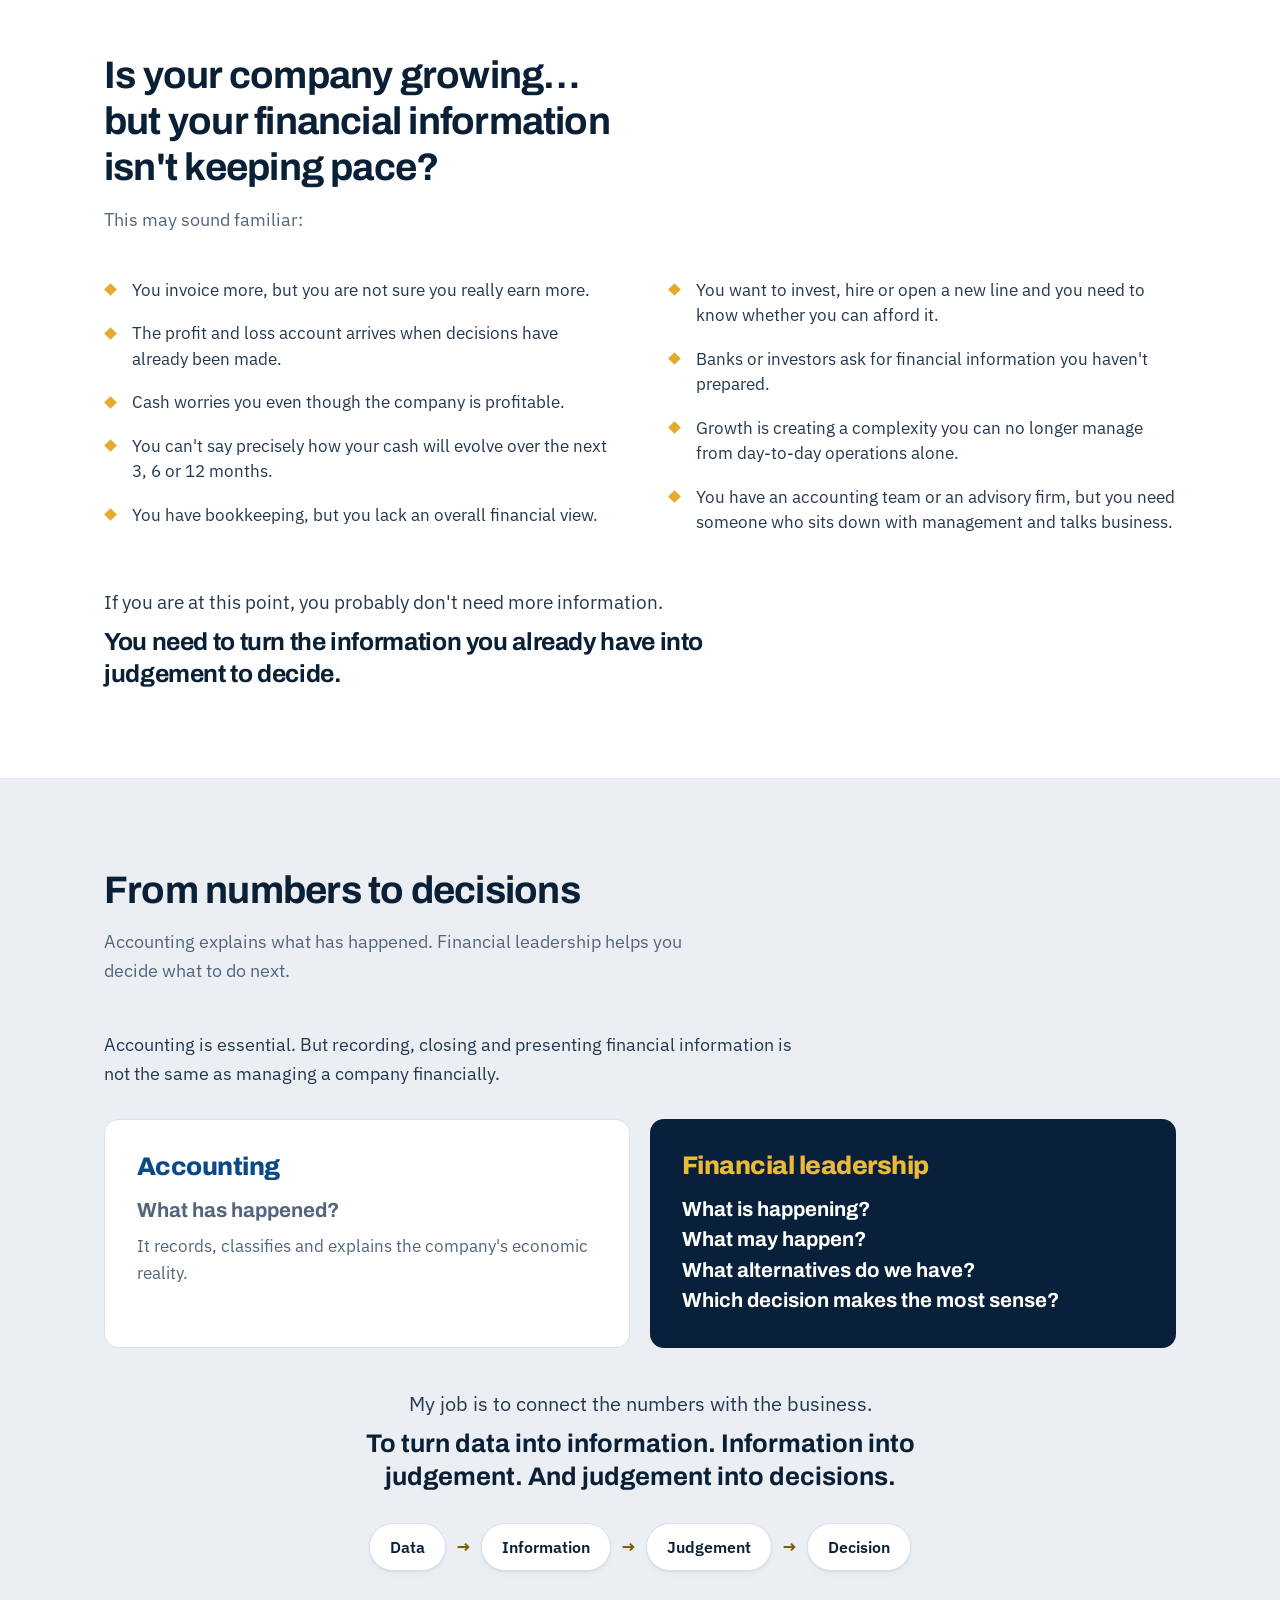
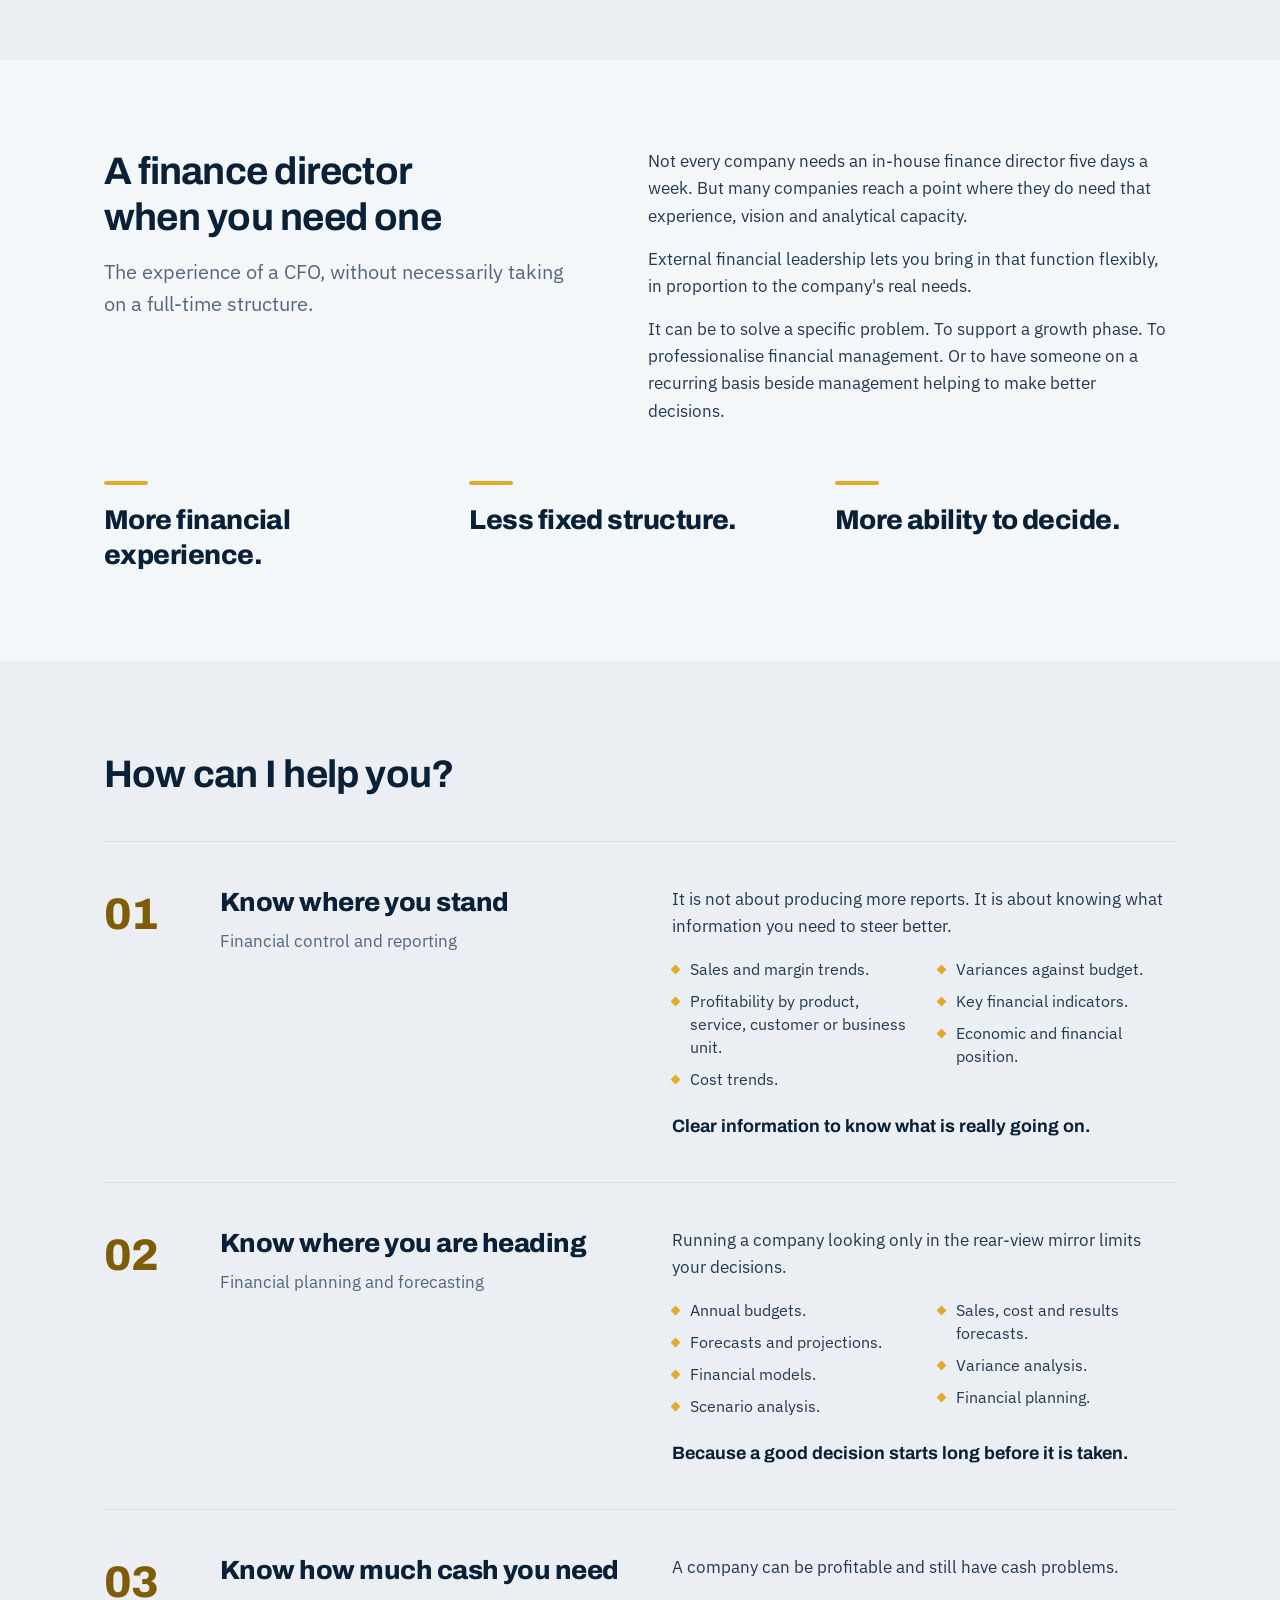
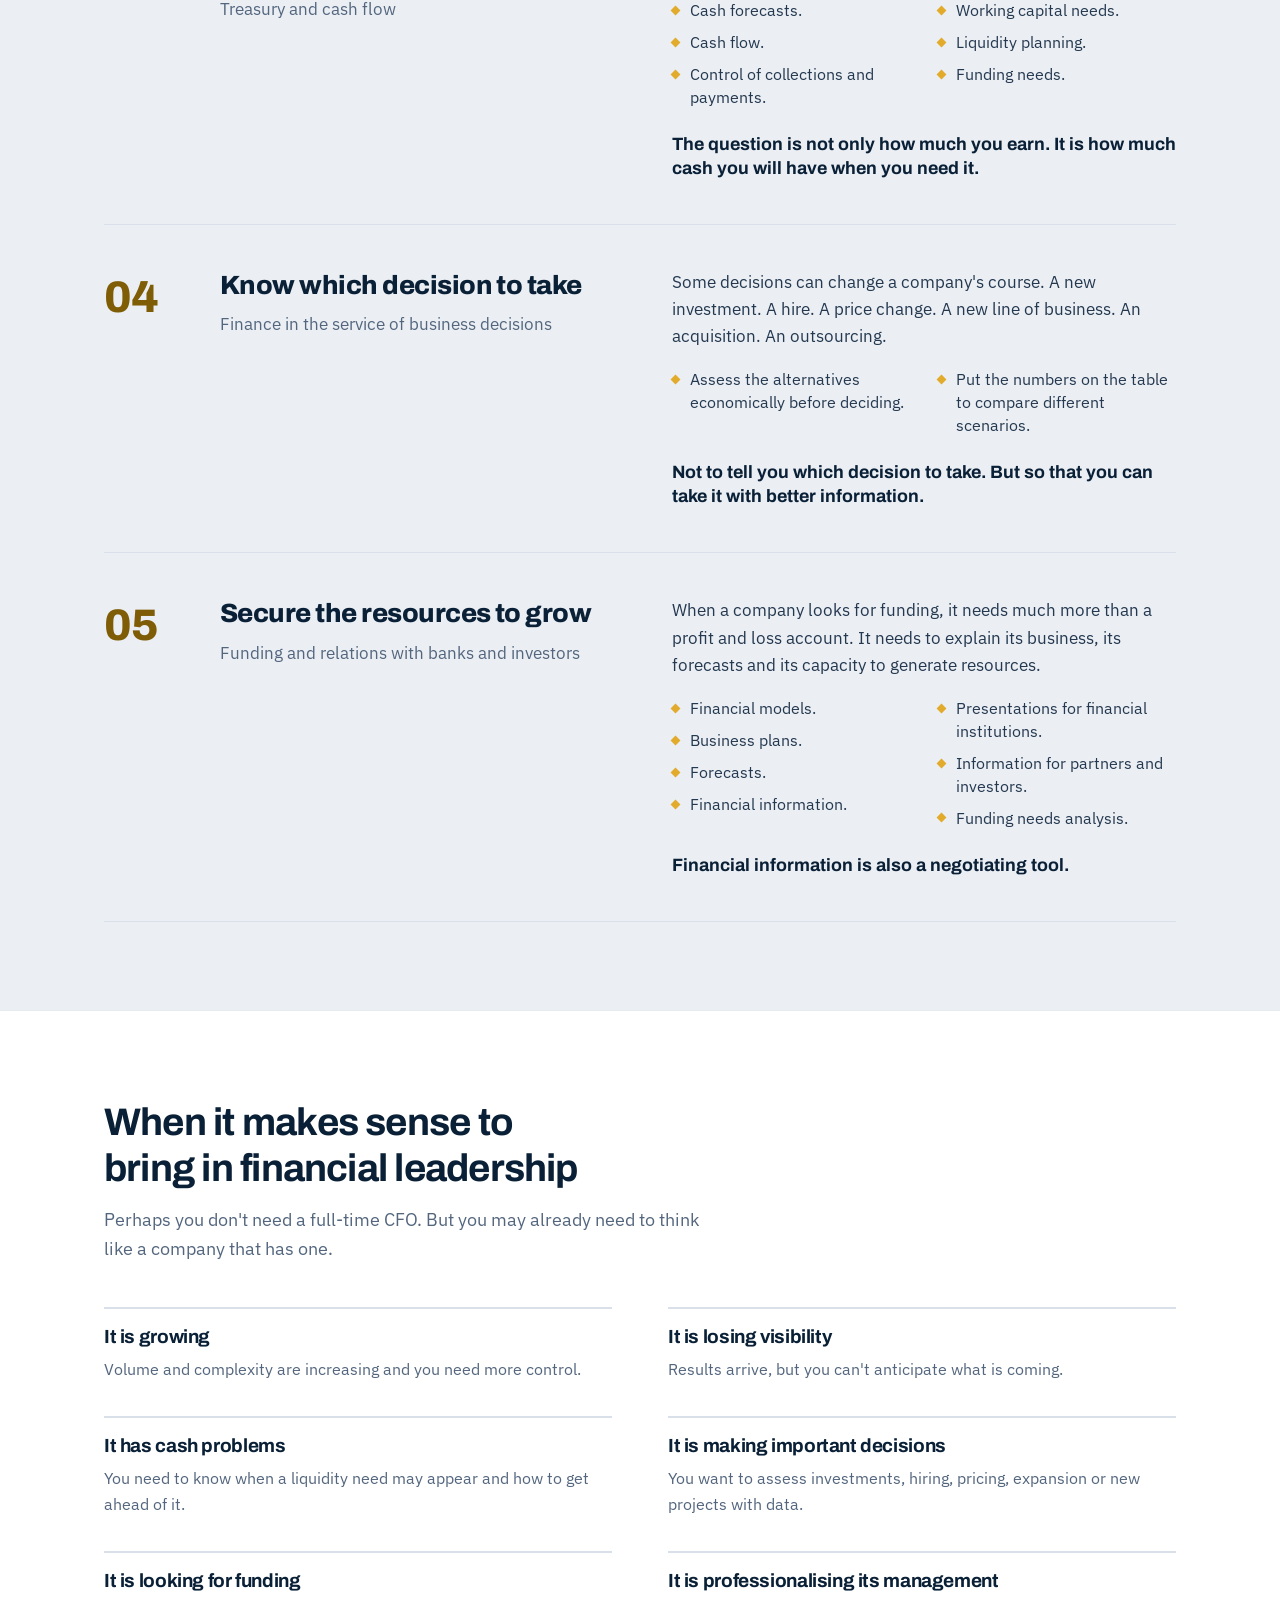
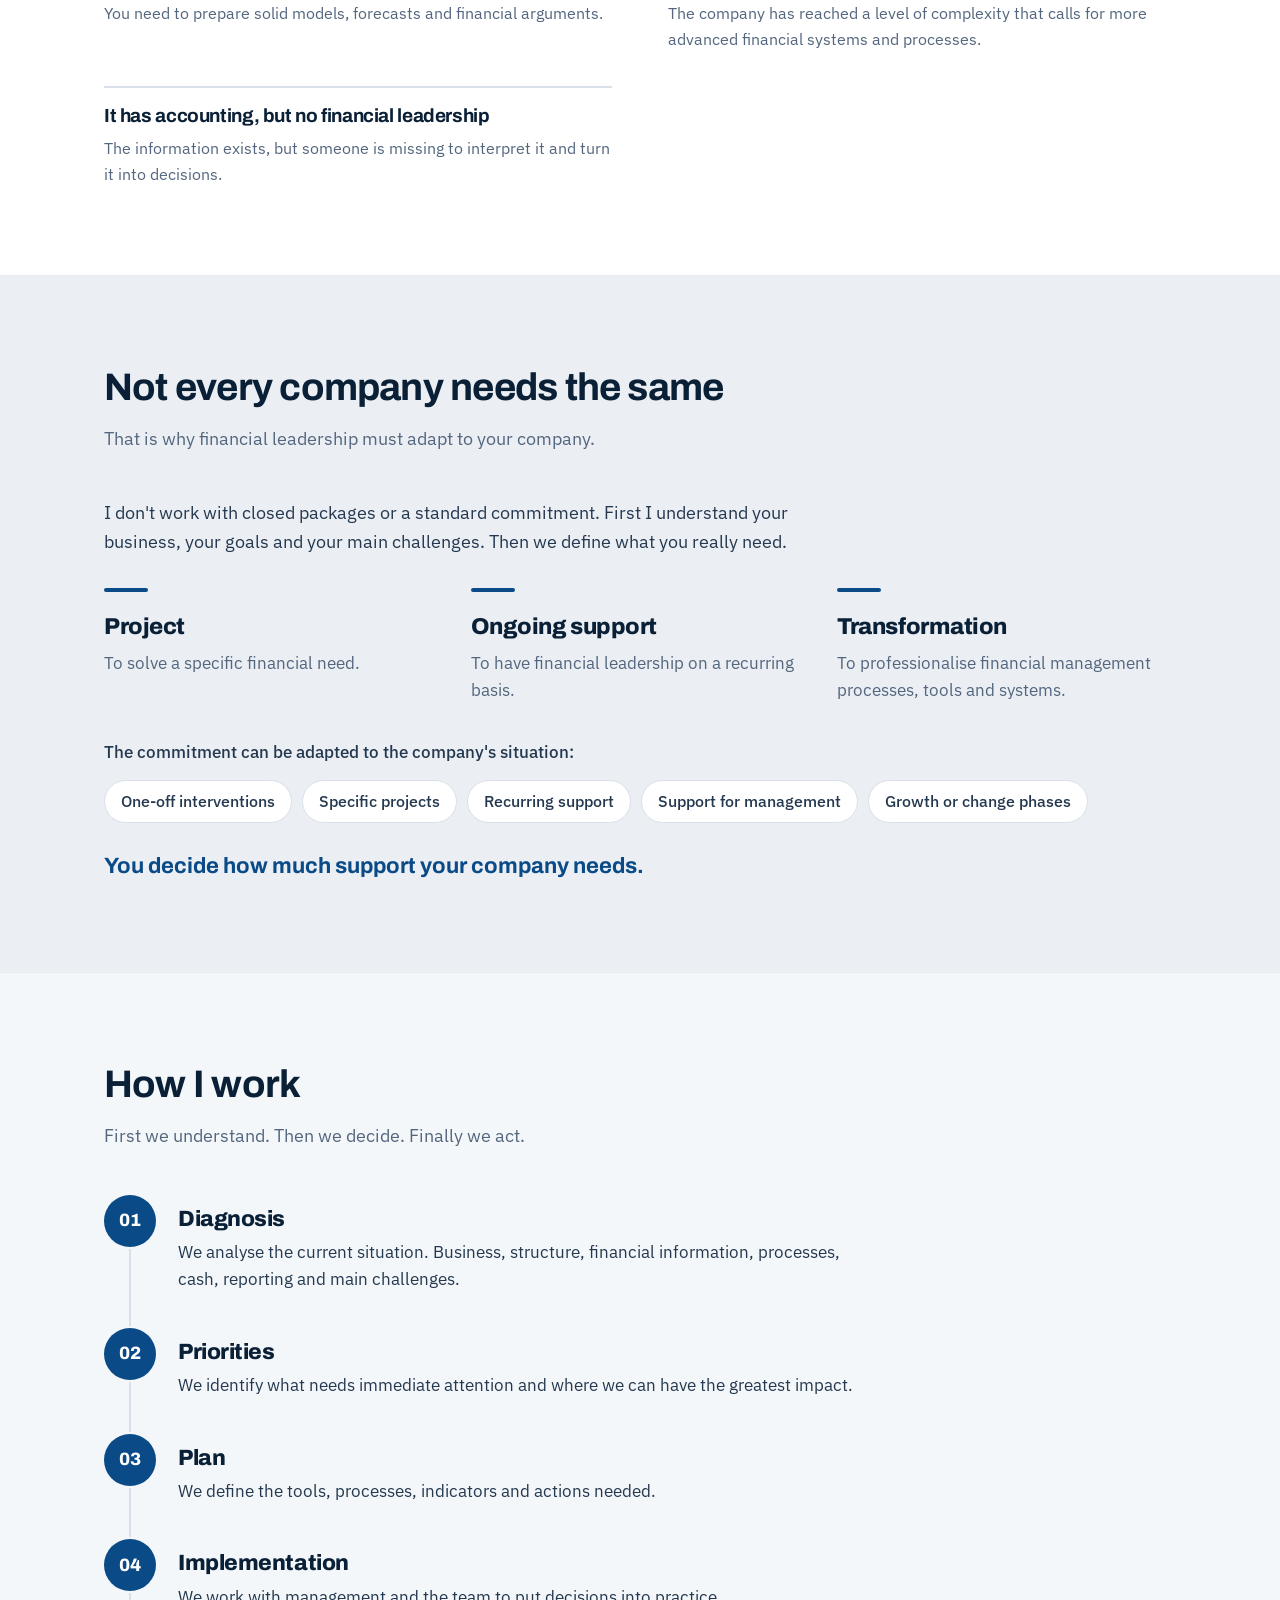
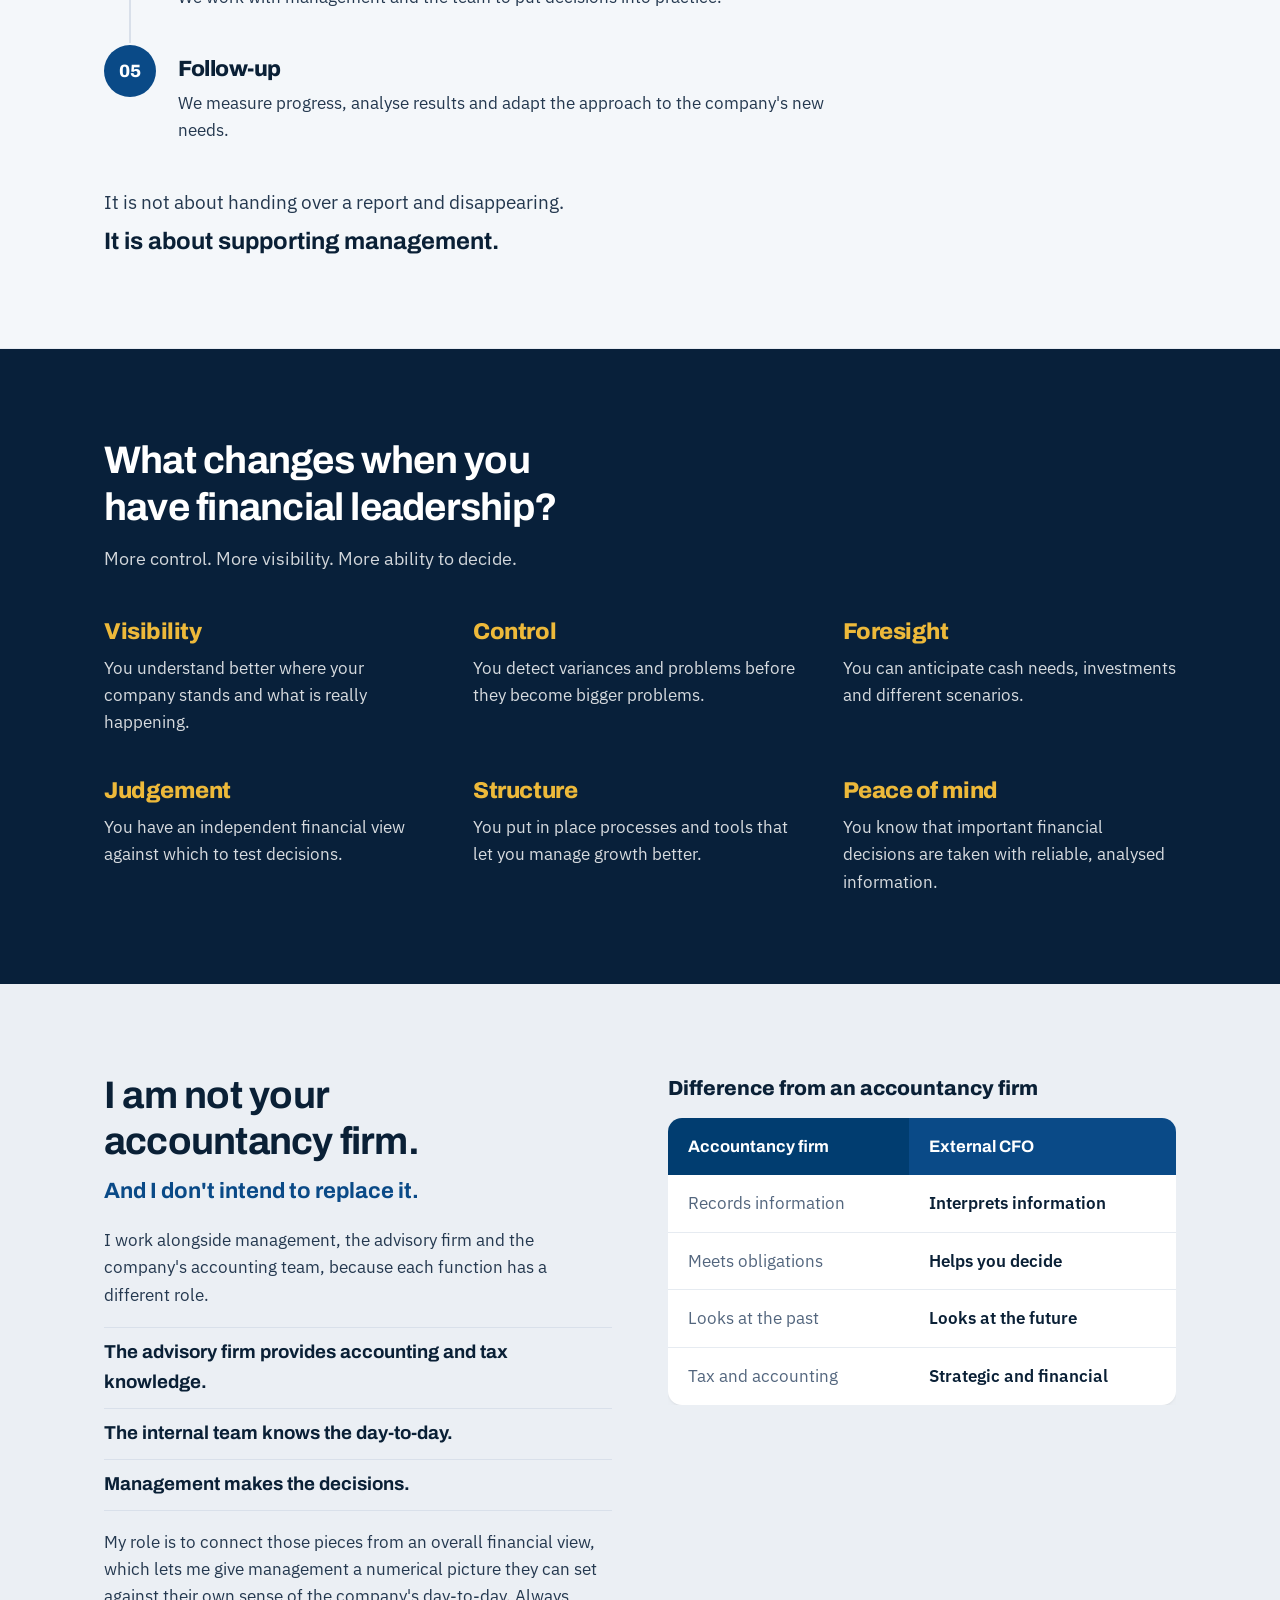
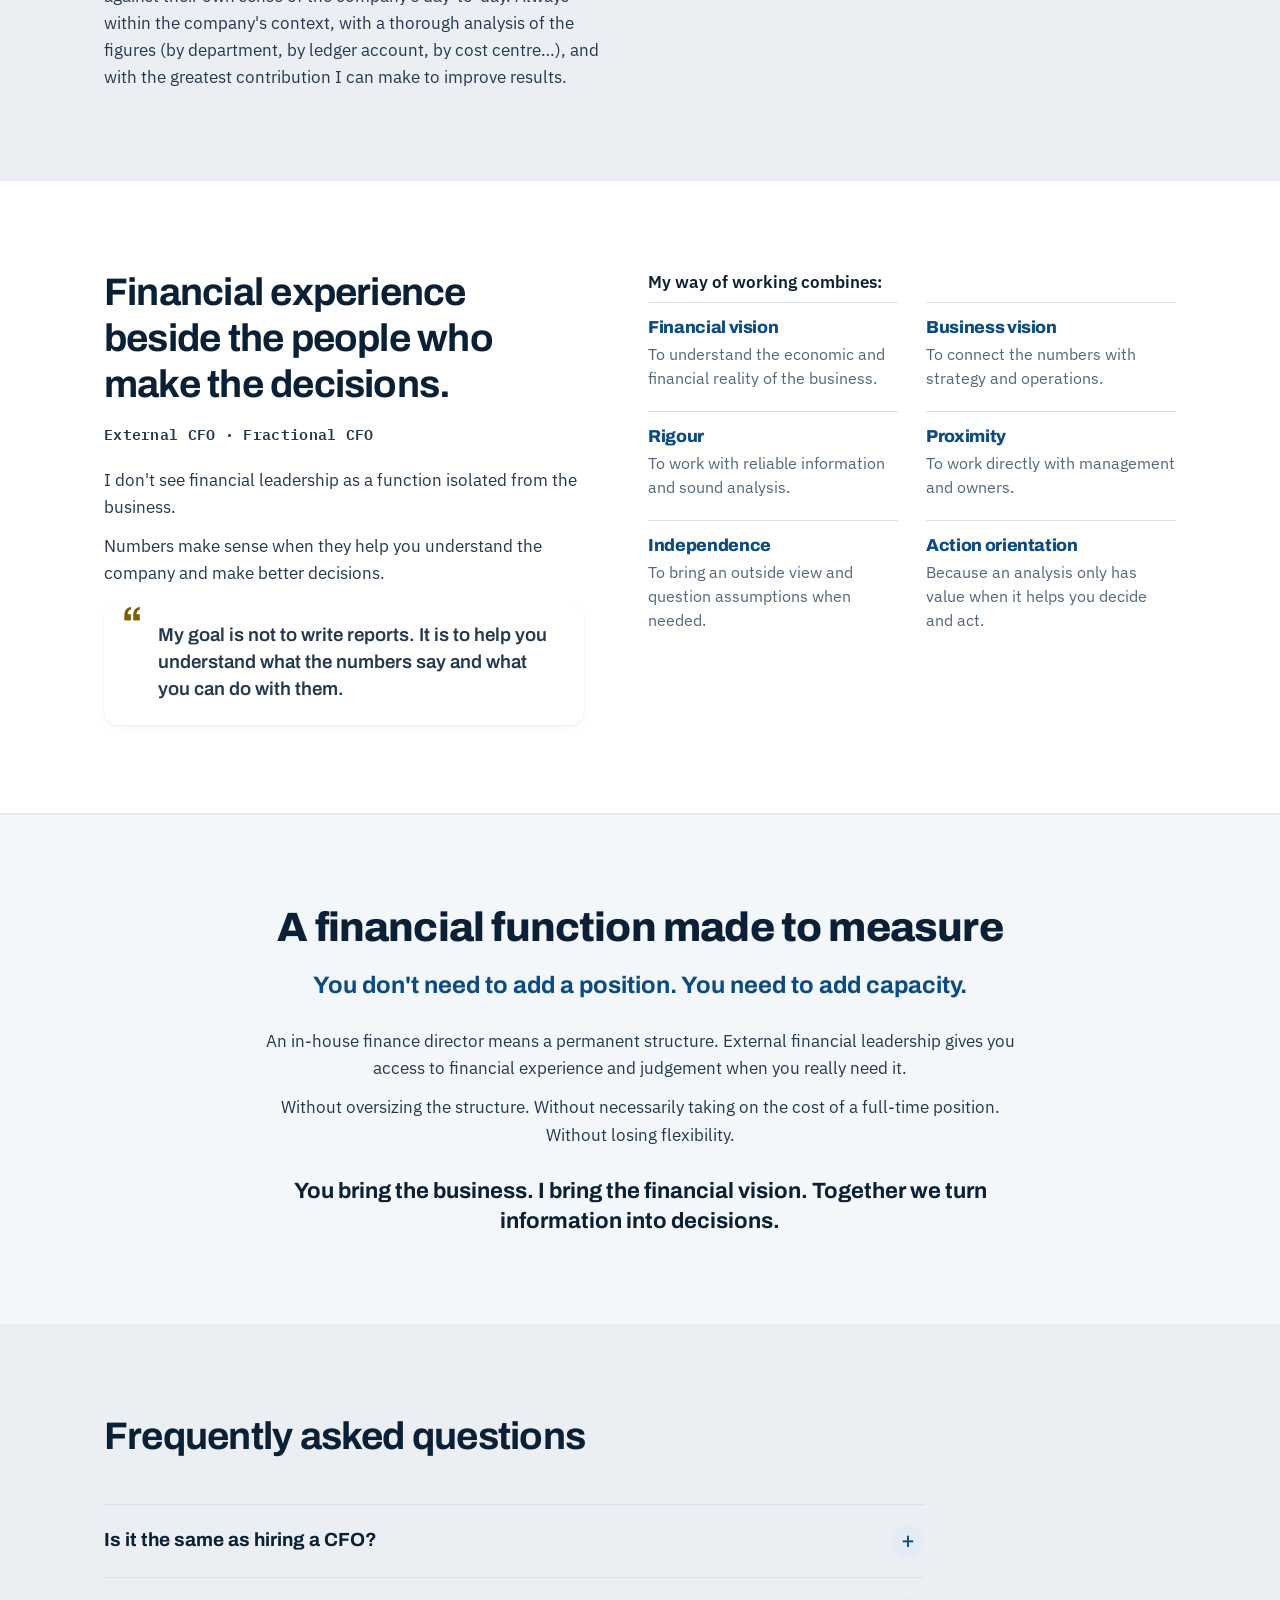
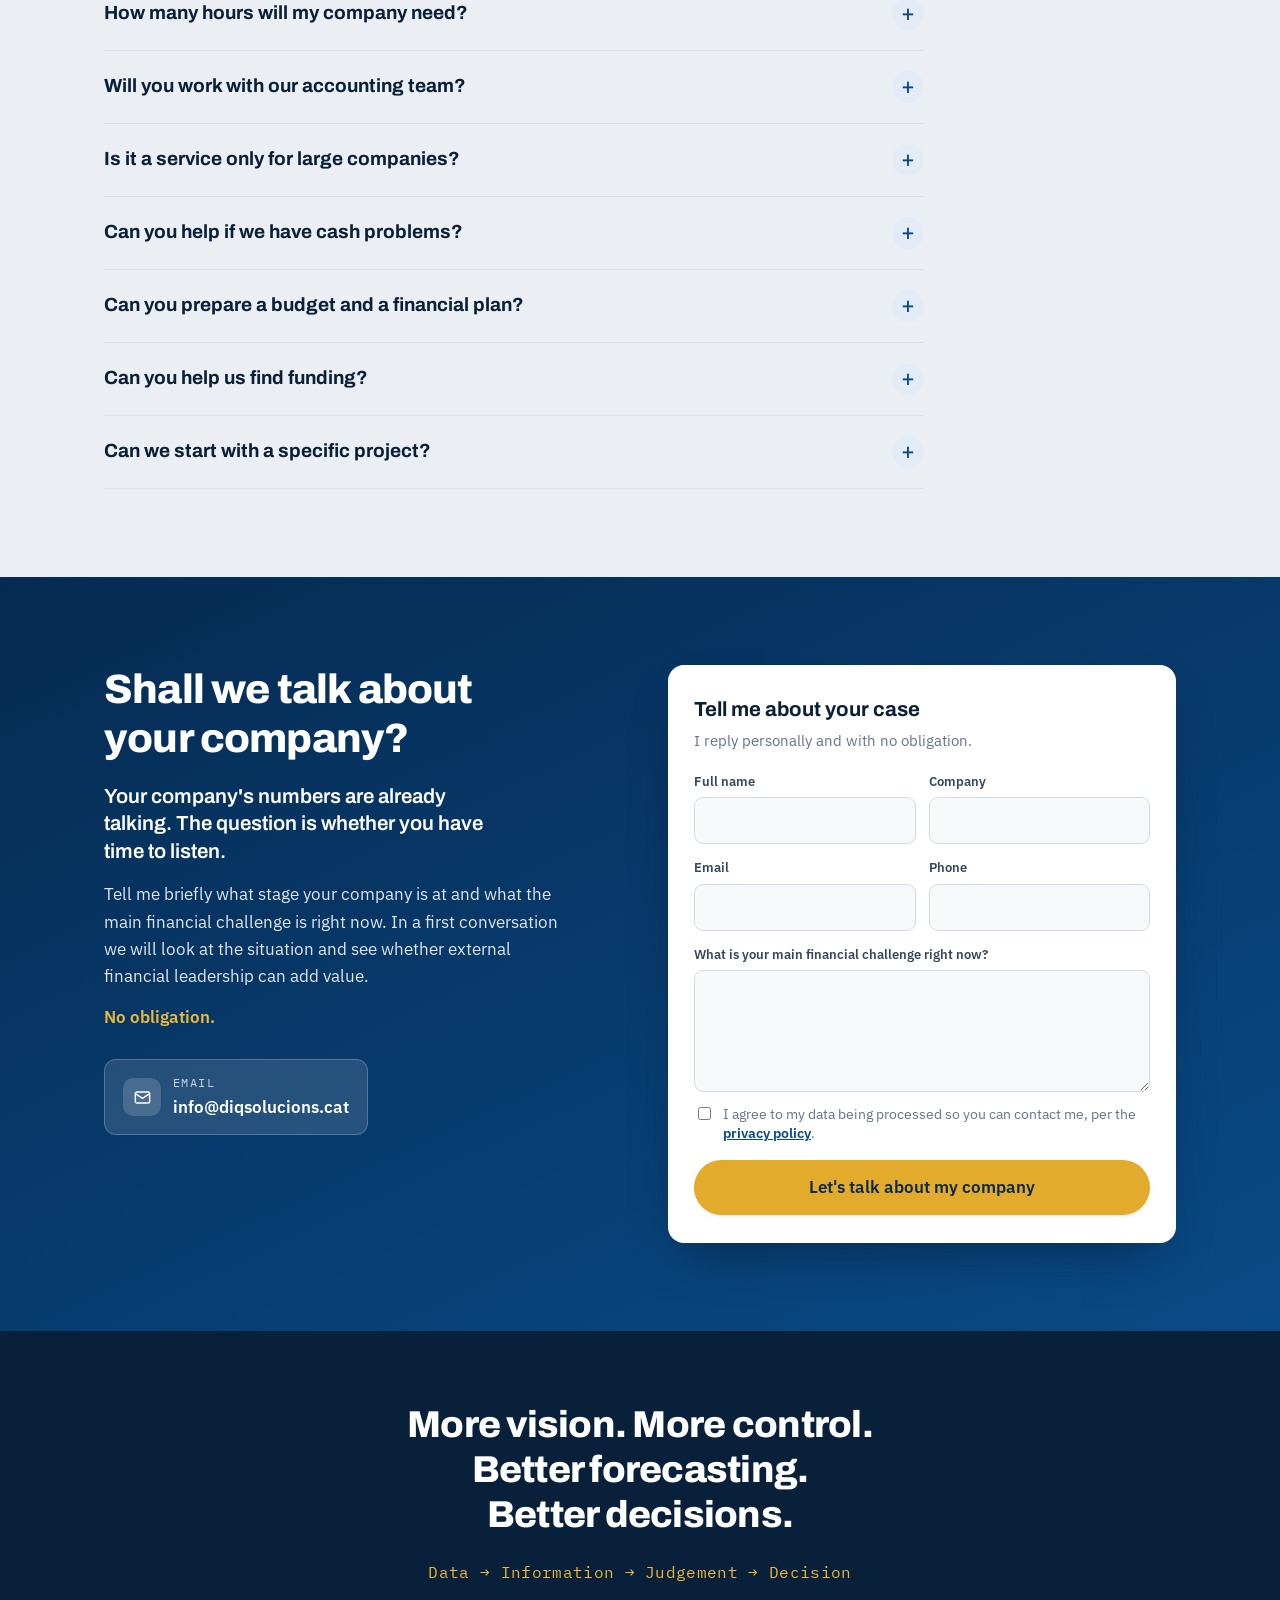
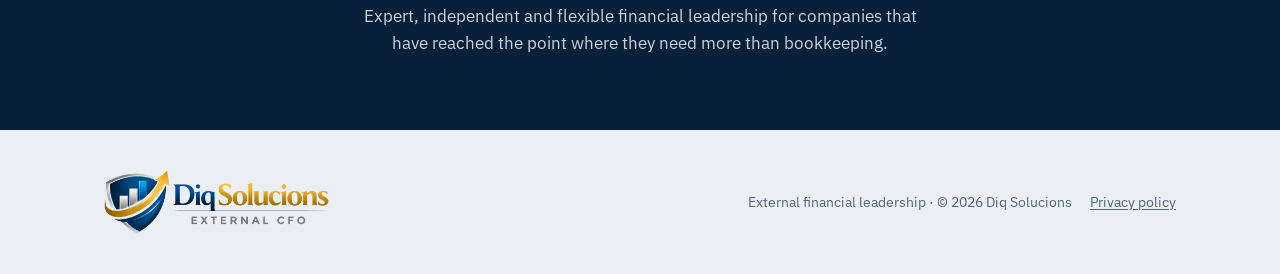
<file: DiqSolucionsCAT/en/index.html>
<!DOCTYPE html>
<html lang="en" translate="no" class="notranslate">
<head>
<meta charset="UTF-8">
<meta name="viewport" content="width=device-width, initial-scale=1.0">
<meta name="color-scheme" content="light">
<meta name="google" content="notranslate">
<meta name="theme-color" content="#013D70">
<title>Diq Solucions · External CFO (Fractional CFO)</title>
<meta name="description" content="External financial leadership for growing companies: financial control, forecasting, cash management, decisions and funding. No fixed structure.">
<link rel="canonical" href="https://diqsolucions.cat/en/">
<link rel="alternate" hreflang="ca" href="https://diqsolucions.cat/">
<link rel="alternate" hreflang="es" href="https://diqsolucions.cat/es/">
<link rel="alternate" hreflang="en" href="https://diqsolucions.cat/en/">
<link rel="alternate" hreflang="x-default" href="https://diqsolucions.cat/">
<meta property="og:type" content="website">
<meta property="og:title" content="Diq Solucions · External CFO (Fractional CFO)">
<meta property="og:description" content="External financial leadership for growing companies: financial control, forecasting, cash management, decisions and funding. No fixed structure.">
<meta property="og:url" content="https://diqsolucions.cat/en/">
<meta property="og:locale" content="en_GB">
<link rel="icon" type="image/png" href="../assets/favicon.png">
<link rel="preconnect" href="https://fonts.googleapis.com">
<link rel="preconnect" href="https://fonts.gstatic.com" crossorigin>
<link rel="stylesheet" href="https://fonts.googleapis.com/css2?family=Archivo:wght@500;600;700;800&family=IBM+Plex+Mono:wght@500;600&family=IBM+Plex+Sans:wght@400;500;600&display=swap">
<link rel="stylesheet" href="../assets/site.css">
</head>
<body>
<header>
  <div class="wrap nav">
    <a class="brand" href="./"><img src="../assets/logo-en.png" alt="Diq Solucions · External CFO" width="190" height="54"></a>
    <div class="nav-right">
      <nav class="langsw" aria-label="Idioma / Idioma / Language"><a href="../" hreflang="ca" lang="ca">CA</a><a href="../es/" hreflang="es" lang="es">ES</a><a href="./" hreflang="en" lang="en" aria-current="true">EN</a></nav>
      <a class="btn btn-primary" href="#contacte">Let's talk about your company</a>
    </div>
  </div>
</header>
<main>
<section class="hero"><div class="wrap"><div class="hero-grid">
    <div>
      <h1>Your company doesn't need more numbers. <span class="hl">It needs to understand them.</span></h1>
      <p class="lead">Expert financial leadership for business owners who need more control, better forecasting and better decisions.</p>
      <p class="hero-points">One person responsible · Tailored commitment · No obligation</p>
      <div class="hero-actions">
        <a class="btn btn-primary" href="#contacte">Let's talk about your company</a>
        <a class="btn btn-ghost" href="#how">See how I work</a>
      </div>
    </div>
    <div class="hero-photo"><img src="../assets/hero-photo.jpg" alt="Hands working on a laptop in front of a screen with financial charts" width="1122" height="1402"></div>
  </div></div></section>
<section><div class="wrap"><div class="intro-grid">
    <ul class="stack"><li>More sales.</li><li>More people.</li><li>More investment.</li><li>More costs.</li><li>More funding.</li><li>More risk.</li></ul>
    <div class="intro-copy">
      <p class="lead-text">When a company grows, the complexity of its decisions grows too. And a moment comes when knowing how much you have invoiced is no longer enough.</p>
      <p>You need to know where you make money, how much you need to keep growing, what may happen over the coming months and which decisions you can take today.</p>
      <p class="accent-line">That is where I come in.</p>
      <p>External financial leadership, adapted to your company and to the stage it is at.</p>
    </div></div></div></section>
<section class="alt"><div class="wrap"><div class="sec-head"><h2>Is your company growing… but your financial information isn't keeping pace?</h2><p>This may sound familiar:</p></div>
    <ul class="checklist"><li>You invoice more, but you are not sure you really earn more.</li><li>The profit and loss account arrives when decisions have already been made.</li><li>Cash worries you even though the company is profitable.</li><li>You can't say precisely how your cash will evolve over the next 3, 6 or 12 months.</li><li>You have bookkeeping, but you lack an overall financial view.</li><li>You want to invest, hire or open a new line and you need to know whether you can afford it.</li><li>Banks or investors ask for financial information you haven't prepared.</li><li>Growth is creating a complexity you can no longer manage from day-to-day operations alone.</li><li>You have an accounting team or an advisory firm, but you need someone who sits down with management and talks business.</li></ul>
    <div class="pull"><p class="a">If you are at this point, you probably don't need more information.</p><p class="b">You need to turn the information you already have into judgement to decide.</p></div></div></section>
<section><div class="wrap"><div class="sec-head"><h2>From numbers to decisions</h2><p>Accounting explains what has happened. Financial leadership helps you decide what to do next.</p></div>
    <p class="lead-p">Accounting is essential. But recording, closing and presenting financial information is not the same as managing a company financially.</p>
    <div class="contrast" style="margin-top:30px">
      <div class="pane a"><h3>Accounting</h3><p class="q">What has happened?</p><p>It records, classifies and explains the company's economic reality.</p></div>
      <div class="pane b"><h3>Financial leadership</h3><ul><li class="q">What is happening?</li><li class="q">What may happen?</li><li class="q">What alternatives do we have?</li><li class="q">Which decision makes the most sense?</li></ul></div>
    </div>
    <div class="closer"><p class="a">My job is to connect the numbers with the business.</p><p class="b">To turn data into information. Information into judgement. And judgement into decisions.</p></div>
    <div class="chain"><span class="node">Data</span><span class="arw" aria-hidden="true">→</span><span class="node">Information</span><span class="arw" aria-hidden="true">→</span><span class="node">Judgement</span><span class="arw" aria-hidden="true">→</span><span class="node">Decision</span></div></div></section>
<section class="alt2"><div class="wrap"><div class="when-grid">
      <div><h2 class="h2">A finance director when you need one</h2><p class="lead">The experience of a CFO, without necessarily taking on a full-time structure.</p></div>
      <div class="when-copy"><p>Not every company needs an in-house finance director five days a week. But many companies reach a point where they do need that experience, vision and analytical capacity.</p><p>External financial leadership lets you bring in that function flexibly, in proportion to the company's real needs.</p><p>It can be to solve a specific problem. To support a growth phase. To professionalise financial management. Or to have someone on a recurring basis beside management helping to make better decisions.</p></div>
    </div>
    <div class="tagtrio"><div>More financial experience.</div><div>Less fixed structure.</div><div>More ability to decide.</div></div></div></section>
<section id="help"><div class="wrap"><div class="sec-head"><h2>How can I help you?</h2></div>
    <div class="help-list"><article class="help-row">
      <div class="help-n">01</div>
      <div><h3>Know where you stand</h3><p class="t">Financial control and reporting</p></div>
      <div><p class="intro">It is not about producing more reports. It is about knowing what information you need to steer better.</p><ul><li>Sales and margin trends.</li><li>Profitability by product, service, customer or business unit.</li><li>Cost trends.</li><li>Variances against budget.</li><li>Key financial indicators.</li><li>Economic and financial position.</li></ul><p class="close">Clear information to know what is really going on.</p></div>
    </article><article class="help-row">
      <div class="help-n">02</div>
      <div><h3>Know where you are heading</h3><p class="t">Financial planning and forecasting</p></div>
      <div><p class="intro">Running a company looking only in the rear-view mirror limits your decisions.</p><ul><li>Annual budgets.</li><li>Forecasts and projections.</li><li>Financial models.</li><li>Scenario analysis.</li><li>Sales, cost and results forecasts.</li><li>Variance analysis.</li><li>Financial planning.</li></ul><p class="close">Because a good decision starts long before it is taken.</p></div>
    </article><article class="help-row">
      <div class="help-n">03</div>
      <div><h3>Know how much cash you need</h3><p class="t">Treasury and cash flow</p></div>
      <div><p class="intro">A company can be profitable and still have cash problems.</p><ul><li>Cash forecasts.</li><li>Cash flow.</li><li>Control of collections and payments.</li><li>Working capital needs.</li><li>Liquidity planning.</li><li>Funding needs.</li></ul><p class="close">The question is not only how much you earn. It is how much cash you will have when you need it.</p></div>
    </article><article class="help-row">
      <div class="help-n">04</div>
      <div><h3>Know which decision to take</h3><p class="t">Finance in the service of business decisions</p></div>
      <div><p class="intro">Some decisions can change a company's course. A new investment. A hire. A price change. A new line of business. An acquisition. An outsourcing.</p><ul><li>Assess the alternatives economically before deciding.</li><li>Put the numbers on the table to compare different scenarios.</li></ul><p class="close">Not to tell you which decision to take. But so that you can take it with better information.</p></div>
    </article><article class="help-row">
      <div class="help-n">05</div>
      <div><h3>Secure the resources to grow</h3><p class="t">Funding and relations with banks and investors</p></div>
      <div><p class="intro">When a company looks for funding, it needs much more than a profit and loss account. It needs to explain its business, its forecasts and its capacity to generate resources.</p><ul><li>Financial models.</li><li>Business plans.</li><li>Forecasts.</li><li>Financial information.</li><li>Presentations for financial institutions.</li><li>Information for partners and investors.</li><li>Funding needs analysis.</li></ul><p class="close">Financial information is also a negotiating tool.</p></div>
    </article></div></div></section>
<section class="alt"><div class="wrap"><div class="sec-head"><h2>When it makes sense to bring in financial leadership</h2><p>Perhaps you don't need a full-time CFO. But you may already need to think like a company that has one.</p></div>
    <div class="sit-grid"><div class="sit"><h3>It is growing</h3><p>Volume and complexity are increasing and you need more control.</p></div><div class="sit"><h3>It is losing visibility</h3><p>Results arrive, but you can't anticipate what is coming.</p></div><div class="sit"><h3>It has cash problems</h3><p>You need to know when a liquidity need may appear and how to get ahead of it.</p></div><div class="sit"><h3>It is making important decisions</h3><p>You want to assess investments, hiring, pricing, expansion or new projects with data.</p></div><div class="sit"><h3>It is looking for funding</h3><p>You need to prepare solid models, forecasts and financial arguments.</p></div><div class="sit"><h3>It is professionalising its management</h3><p>The company has reached a level of complexity that calls for more advanced financial systems and processes.</p></div><div class="sit"><h3>It has accounting, but no financial leadership</h3><p>The information exists, but someone is missing to interpret it and turn it into decisions.</p></div></div></div></section>
<section><div class="wrap"><div class="sec-head"><h2>Not every company needs the same</h2><p>That is why financial leadership must adapt to your company.</p></div>
    <p class="lead-p">I don't work with closed packages or a standard commitment. First I understand your business, your goals and your main challenges. Then we define what you really need.</p>
    <div class="modes"><div class="mode"><h3>Project</h3><p>To solve a specific financial need.</p></div><div class="mode"><h3>Ongoing support</h3><p>To have financial leadership on a recurring basis.</p></div><div class="mode"><h3>Transformation</h3><p>To professionalise financial management processes, tools and systems.</p></div></div>
    <p class="ded-title">The commitment can be adapted to the company's situation:</p>
    <ul class="chips"><li>One-off interventions</li><li>Specific projects</li><li>Recurring support</li><li>Support for management</li><li>Growth or change phases</li></ul>
    <p class="fit-close">You decide how much support your company needs.</p></div></section>
<section class="alt2" id="how"><div class="wrap"><div class="sec-head"><h2>How I work</h2><p>First we understand. Then we decide. Finally we act.</p></div>
    <ol class="steps"><li><span class="num">01</span><div><h3>Diagnosis</h3><p>We analyse the current situation. Business, structure, financial information, processes, cash, reporting and main challenges.</p></div></li><li><span class="num">02</span><div><h3>Priorities</h3><p>We identify what needs immediate attention and where we can have the greatest impact.</p></div></li><li><span class="num">03</span><div><h3>Plan</h3><p>We define the tools, processes, indicators and actions needed.</p></div></li><li><span class="num">04</span><div><h3>Implementation</h3><p>We work with management and the team to put decisions into practice.</p></div></li><li><span class="num">05</span><div><h3>Follow-up</h3><p>We measure progress, analyse results and adapt the approach to the company's new needs.</p></div></li></ol>
    <div class="how-close"><p class="a">It is not about handing over a report and disappearing.</p><p class="b">It is about supporting management.</p></div></div></section>
<section class="dark"><div class="wrap"><div class="sec-head"><h2>What changes when you have financial leadership?</h2><p>More control. More visibility. More ability to decide.</p></div>
    <div class="change-grid"><div><h3>Visibility</h3><p>You understand better where your company stands and what is really happening.</p></div><div><h3>Control</h3><p>You detect variances and problems before they become bigger problems.</p></div><div><h3>Foresight</h3><p>You can anticipate cash needs, investments and different scenarios.</p></div><div><h3>Judgement</h3><p>You have an independent financial view against which to test decisions.</p></div><div><h3>Structure</h3><p>You put in place processes and tools that let you manage growth better.</p></div><div><h3>Peace of mind</h3><p>You know that important financial decisions are taken with reliable, analysed information.</p></div></div></div></section>
<section><div class="wrap"><div class="advisor-grid">
    <div class="advisor-copy"><h2 class="h2">I am not your accountancy firm.</h2><p class="sub">And I don't intend to replace it.</p>
      <p>I work alongside management, the advisory firm and the company's accounting team, because each function has a different role.</p>
      <ul class="roles"><li>The advisory firm provides accounting and tax knowledge.</li><li>The internal team knows the day-to-day.</li><li>Management makes the decisions.</li></ul>
      <p>My role is to connect those pieces from an overall financial view, which lets me give management a numerical picture they can set against their own sense of the company's day-to-day. Always within the company's context, with a thorough analysis of the figures (by department, by ledger account, by cost centre…), and with the greatest contribution I can make to improve results.</p></div>
    <div><p class="cmp-title">Difference from an accountancy firm</p><div class="table-wrap"><table class="cmp"><thead><tr><th scope="col">Accountancy firm</th><th scope="col">External CFO</th></tr></thead>
      <tbody><tr><td>Records information</td><td>Interprets information</td></tr><tr><td>Meets obligations</td><td>Helps you decide</td></tr><tr><td>Looks at the past</td><td>Looks at the future</td></tr><tr><td>Tax and accounting</td><td>Strategic and financial</td></tr></tbody></table></div></div>
  </div></div></section>
<section class="alt"><div class="wrap"><div class="about-grid">
    <div class="about-copy"><h2 class="h2">Financial experience beside the people who make the decisions.</h2><p class="role">External CFO · Fractional CFO</p>
      <p>I don't see financial leadership as a function isolated from the business.</p><p>Numbers make sense when they help you understand the company and make better decisions.</p>
      <p class="quote">My goal is not to write reports. It is to help you understand what the numbers say and what you can do with them.</p></div>
    <div><p class="values-lead">My way of working combines:</p><div class="values"><div><h3>Financial vision</h3><p>To understand the economic and financial reality of the business.</p></div><div><h3>Business vision</h3><p>To connect the numbers with strategy and operations.</p></div><div><h3>Rigour</h3><p>To work with reliable information and sound analysis.</p></div><div><h3>Proximity</h3><p>To work directly with management and owners.</p></div><div><h3>Independence</h3><p>To bring an outside view and question assumptions when needed.</p></div><div><h3>Action orientation</h3><p>Because an analysis only has value when it helps you decide and act.</p></div></div></div>
  </div></div></section>
<section class="alt2 measure"><div class="wrap"><div class="inner"><h2>A financial function made to measure</h2><p class="lead-big">You don't need to add a position. You need to add capacity.</p>
    <p class="p1">An in-house finance director means a permanent structure. External financial leadership gives you access to financial experience and judgement when you really need it.</p><p class="p2">Without oversizing the structure. Without necessarily taking on the cost of a full-time position. Without losing flexibility.</p><p class="close">You bring the business. I bring the financial vision. Together we turn information into decisions.</p></div></div></section>
<section><div class="wrap"><div class="sec-head"><h2>Frequently asked questions</h2></div>
    <div class="faq"><details><summary>Is it the same as hiring a CFO?</summary><p>Not exactly. A Fractional CFO or external finance director takes on the functions of financial leadership with a commitment adapted to the company's needs, without having to add a full-time position.</p></details><details><summary>How many hours will my company need?</summary><p>There is no standard commitment. It depends on your company's situation, complexity and goals. First we analyse what you need and then we define the right level of commitment.</p></details><details><summary>Will you work with our accounting team?</summary><p>Yes. Financial leadership can work together with the advisory firm, the head of administration or the internal accounting team. The aim is for financial information to be reliable, timely and useful for management.</p></details><details><summary>Is it a service only for large companies?</summary><p>No. It is especially designed for companies that have reached a level of complexity where they need a more advanced financial function, even though it doesn't yet make sense to add a full-time CFO.</p></details><details><summary>Can you help if we have cash problems?</summary><p>Yes. We can analyse the cash position, identify liquidity needs and build forecasts that let you anticipate different scenarios.</p></details><details><summary>Can you prepare a budget and a financial plan?</summary><p>Yes. We can develop budgets, forecasts, financial models and scenarios adapted to the company's needs.</p></details><details><summary>Can you help us find funding?</summary><p>I can help you prepare the financial information, models, forecasts and plans needed for conversations with banks, investors, partners or other sources of funding.</p></details><details><summary>Can we start with a specific project?</summary><p>Yes. You don't have to begin with a recurring service. We can start with one specific need, review the result and, from there, decide whether it makes sense to continue with ongoing financial support.</p></details></div></div></section>
<section class="contact" id="contacte"><div class="wrap">
    <div>
      <h2>Shall we talk about your company?</h2>
      <p class="c1">Your company's numbers are already talking. The question is whether you have time to listen.</p>
      <p class="c2">Tell me briefly what stage your company is at and what the main financial challenge is right now. In a first conversation we will look at the situation and see whether external financial leadership can add value.</p>
      <p class="nc">No obligation.</p>
      <a class="cmethod" href="mailto:info@diqsolucions.cat"><span class="ico"><svg viewBox="0 0 24 24" fill="none" stroke="currentColor" stroke-width="1.8" stroke-linecap="round" stroke-linejoin="round"><rect x="3" y="5" width="18" height="14" rx="2"/><path d="m3 7 9 6 9-6"/></svg></span><span><span class="l">Email</span><span class="v">info@diqsolucions.cat</span></span></a>
    </div>
    <form id="contactForm" class="form-card" data-sending="Sending…" data-ok="Thank you! I have received your message and will reply very soon." data-err="Something went wrong. Please try again or email me directly.">
      <div class="fh">Tell me about your case</div>
      <div class="fsub">I reply personally and with no obligation.</div>
      <input type="hidden" name="access_key" value="LA_TEVA_ACCESS_KEY_WEB3FORMS">
      <input type="hidden" name="subject" value="New web request · Diq Solucions (.cat)">
      <input type="hidden" name="from_name" value="Web Diq Solucions (.cat)">
      <input type="checkbox" name="botcheck" class="hp" tabindex="-1" autocomplete="off" aria-hidden="true">
      <div class="row2">
        <div class="field"><label for="f_name">Full name</label><input id="f_name" type="text" name="name" required autocomplete="name"></div>
        <div class="field"><label for="f_company">Company</label><input id="f_company" type="text" name="empresa" autocomplete="organization"></div>
      </div>
      <div class="row2">
        <div class="field"><label for="f_email">Email</label><input id="f_email" type="email" name="email" required autocomplete="email"></div>
        <div class="field"><label for="f_phone">Phone</label><input id="f_phone" type="tel" name="telefon" autocomplete="tel"></div>
      </div>
      <div class="field"><label for="f_msg">What is your main financial challenge right now?</label><textarea id="f_msg" name="missatge" rows="4"></textarea></div>
      <label class="consent"><input type="checkbox" name="consentiment" required value="Sí"><span>I agree to my data being processed so you can contact me, per the <a href="privacy.html" target="_blank" rel="noopener">privacy policy</a>.</span></label>
      <button type="submit" class="btn btn-primary submit">Let's talk about my company</button>
      <div class="form-msg" id="formMsg" hidden></div>
    </form>
  </div></section>
<section class="band"><div class="wrap"><h2>More vision. More control. Better forecasting. Better decisions.</h2><p class="bchain">Data → Information → Judgement → Decision</p><p>Expert, independent and flexible financial leadership for companies that have reached the point where they need more than bookkeeping.</p></div></section>
</main>
<footer>
  <div class="wrap foot">
    <img src="../assets/logo-en.png" alt="Diq Solucions · External CFO">
    <div class="foot-links">
      <span>External financial leadership · © 2026 Diq Solucions</span>
      <a href="privacy.html">Privacy policy</a>
    </div>
  </div>
</footer>
<script>
(function(){
  var form=document.getElementById('contactForm'); if(!form) return;
  form.addEventListener('submit',function(e){
    e.preventDefault();
    var msg=document.getElementById('formMsg'), btn=form.querySelector('.submit');
    var data={}; new FormData(form).forEach(function(v,k){data[k]=v;});
    msg.hidden=false; msg.className='form-msg sending'; msg.textContent=form.dataset.sending; btn.disabled=true;
    fetch('https://api.web3forms.com/submit',{method:'POST',headers:{'Content-Type':'application/json',Accept:'application/json'},body:JSON.stringify(data)})
      .then(function(r){return r.json();})
      .then(function(j){ if(j.success){msg.className='form-msg ok'; msg.textContent=form.dataset.ok; form.reset();} else {msg.className='form-msg err'; msg.textContent=form.dataset.err;} })
      .catch(function(){msg.className='form-msg err'; msg.textContent=form.dataset.err;})
      .then(function(){btn.disabled=false;});
  });
})();
</script>
</body>
</html>
</file>
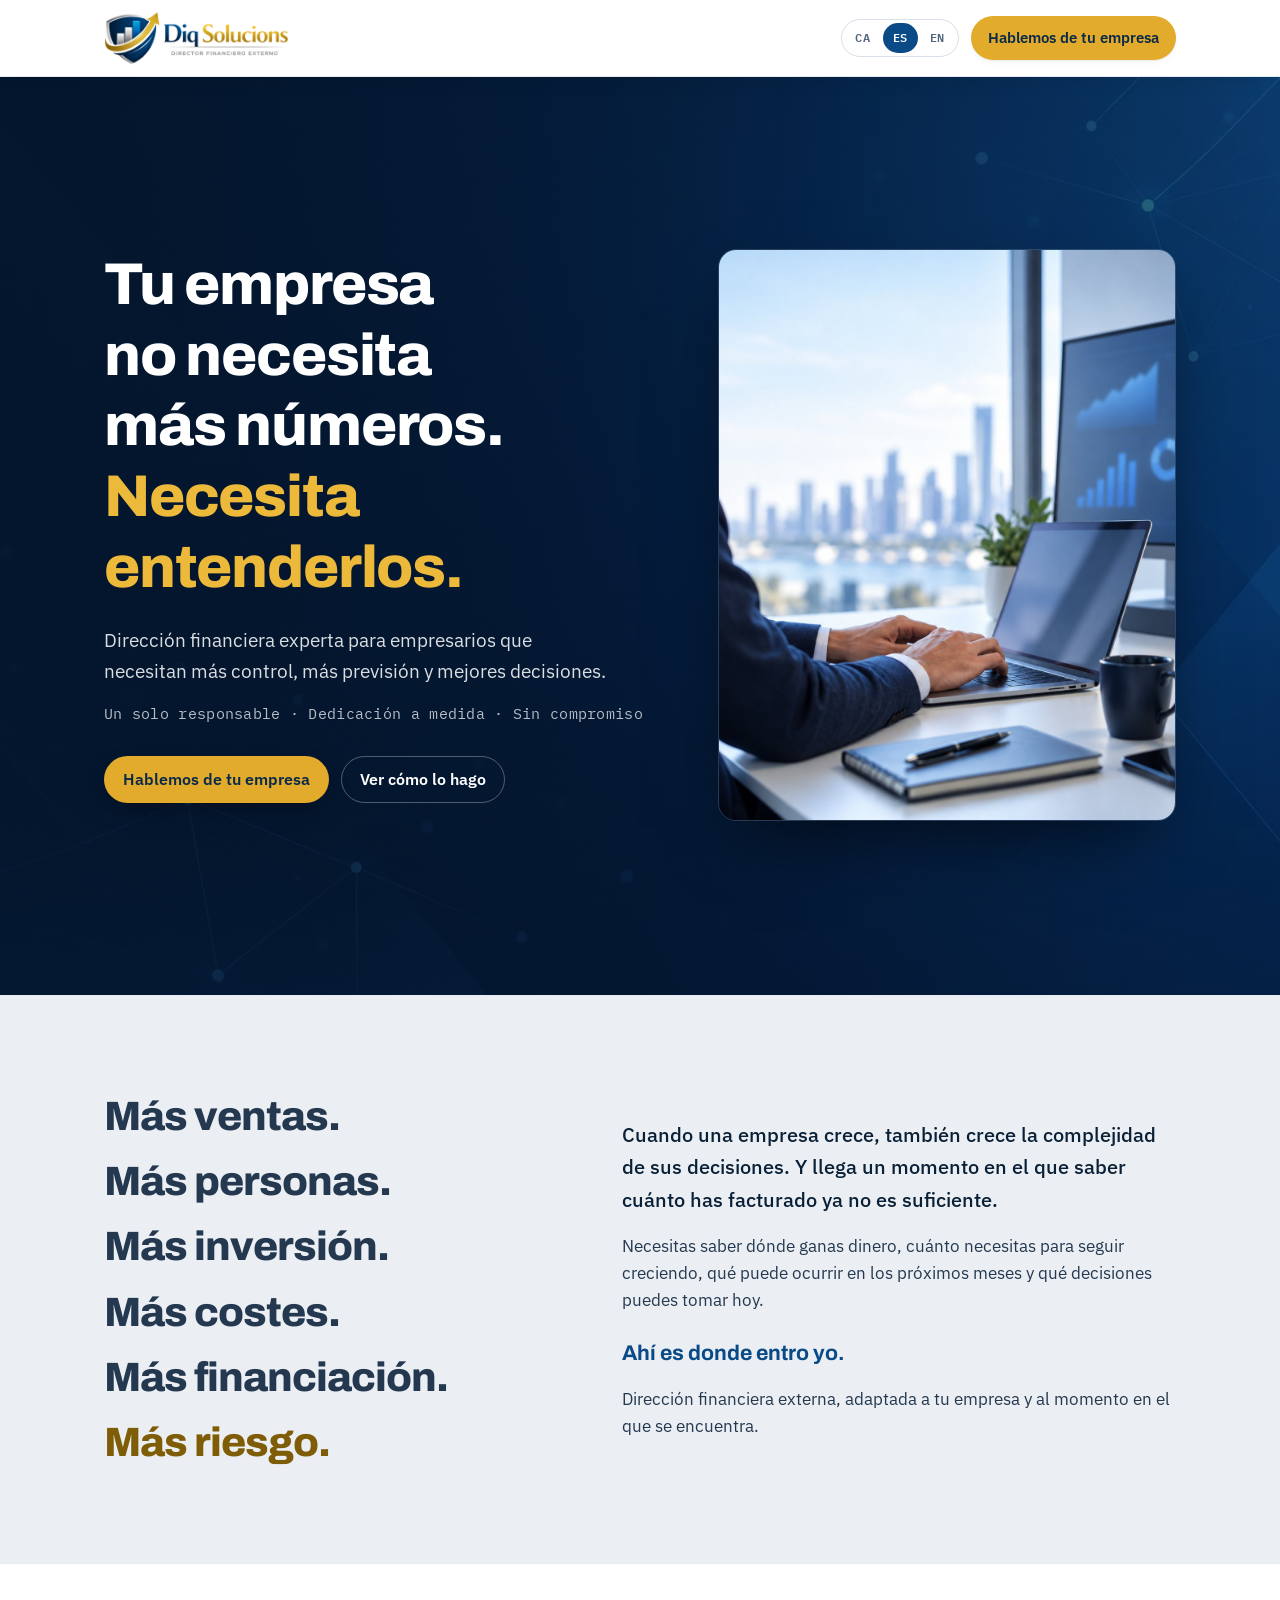
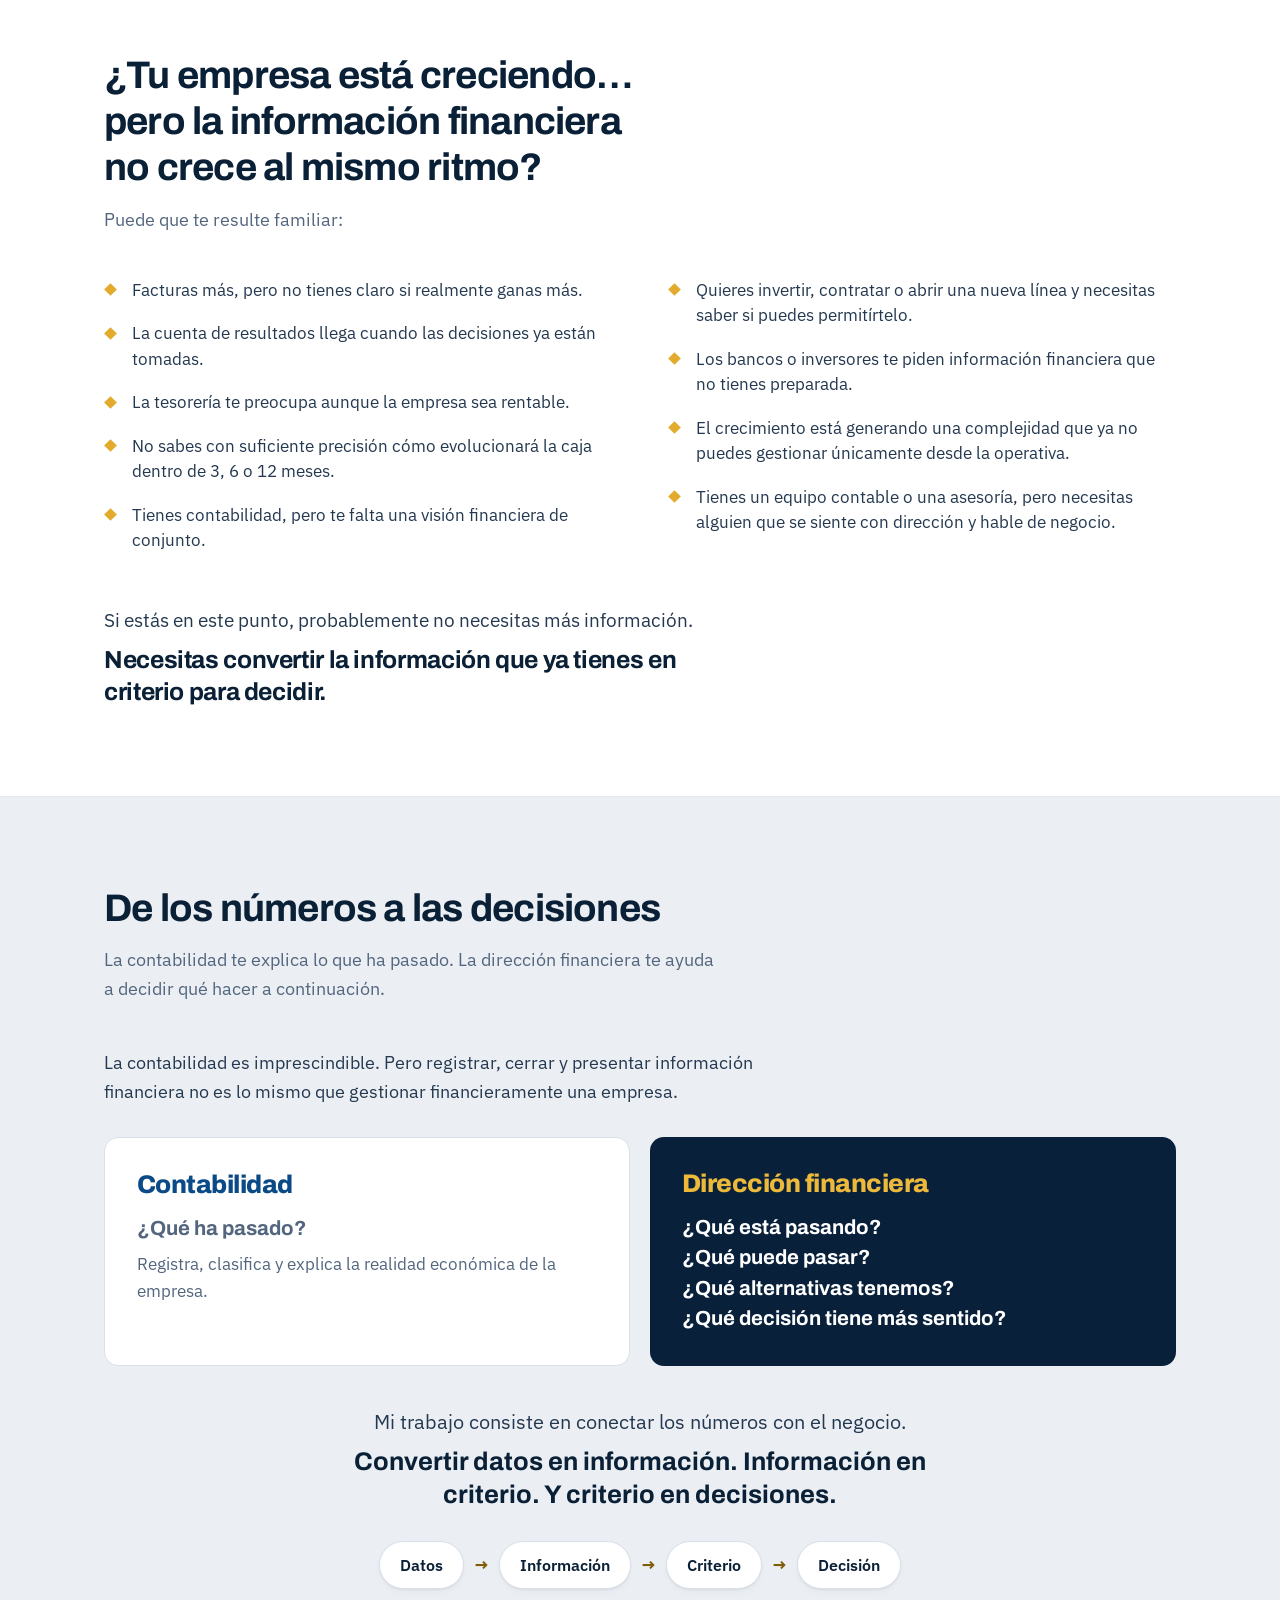
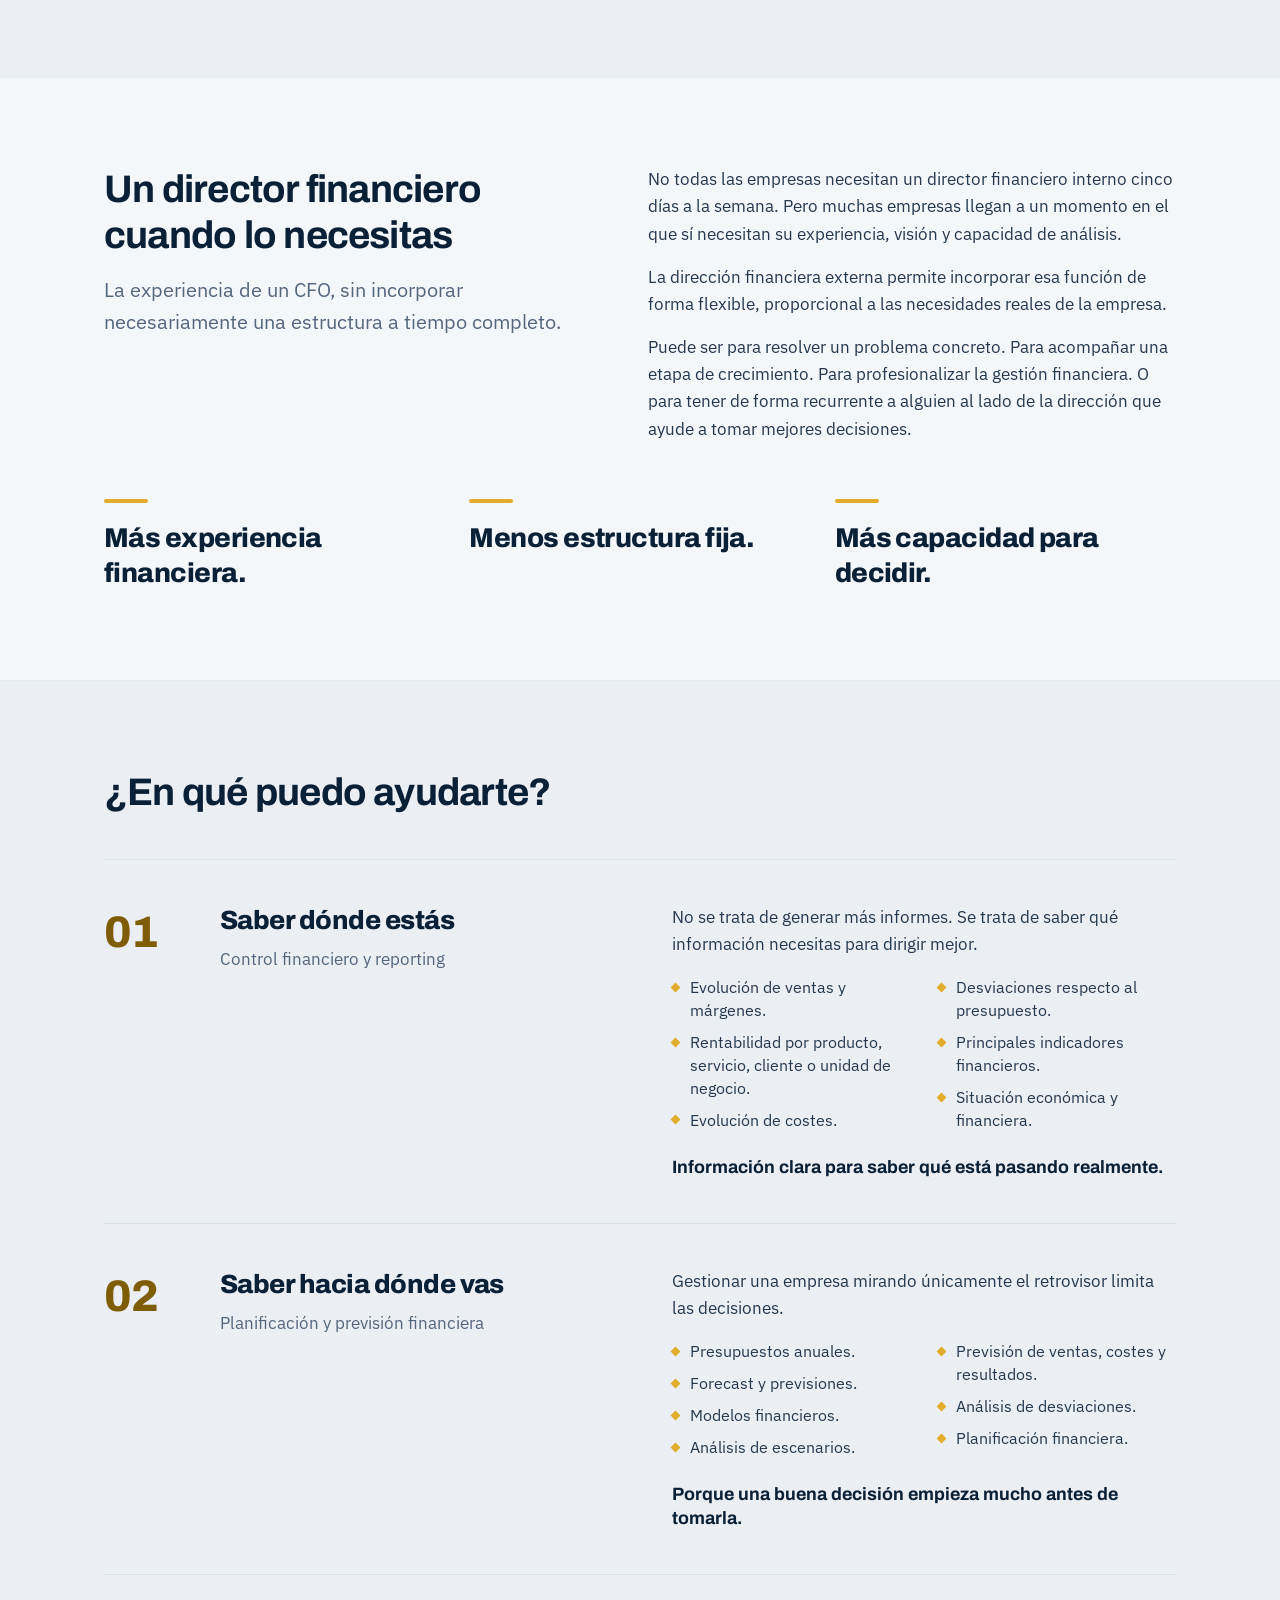
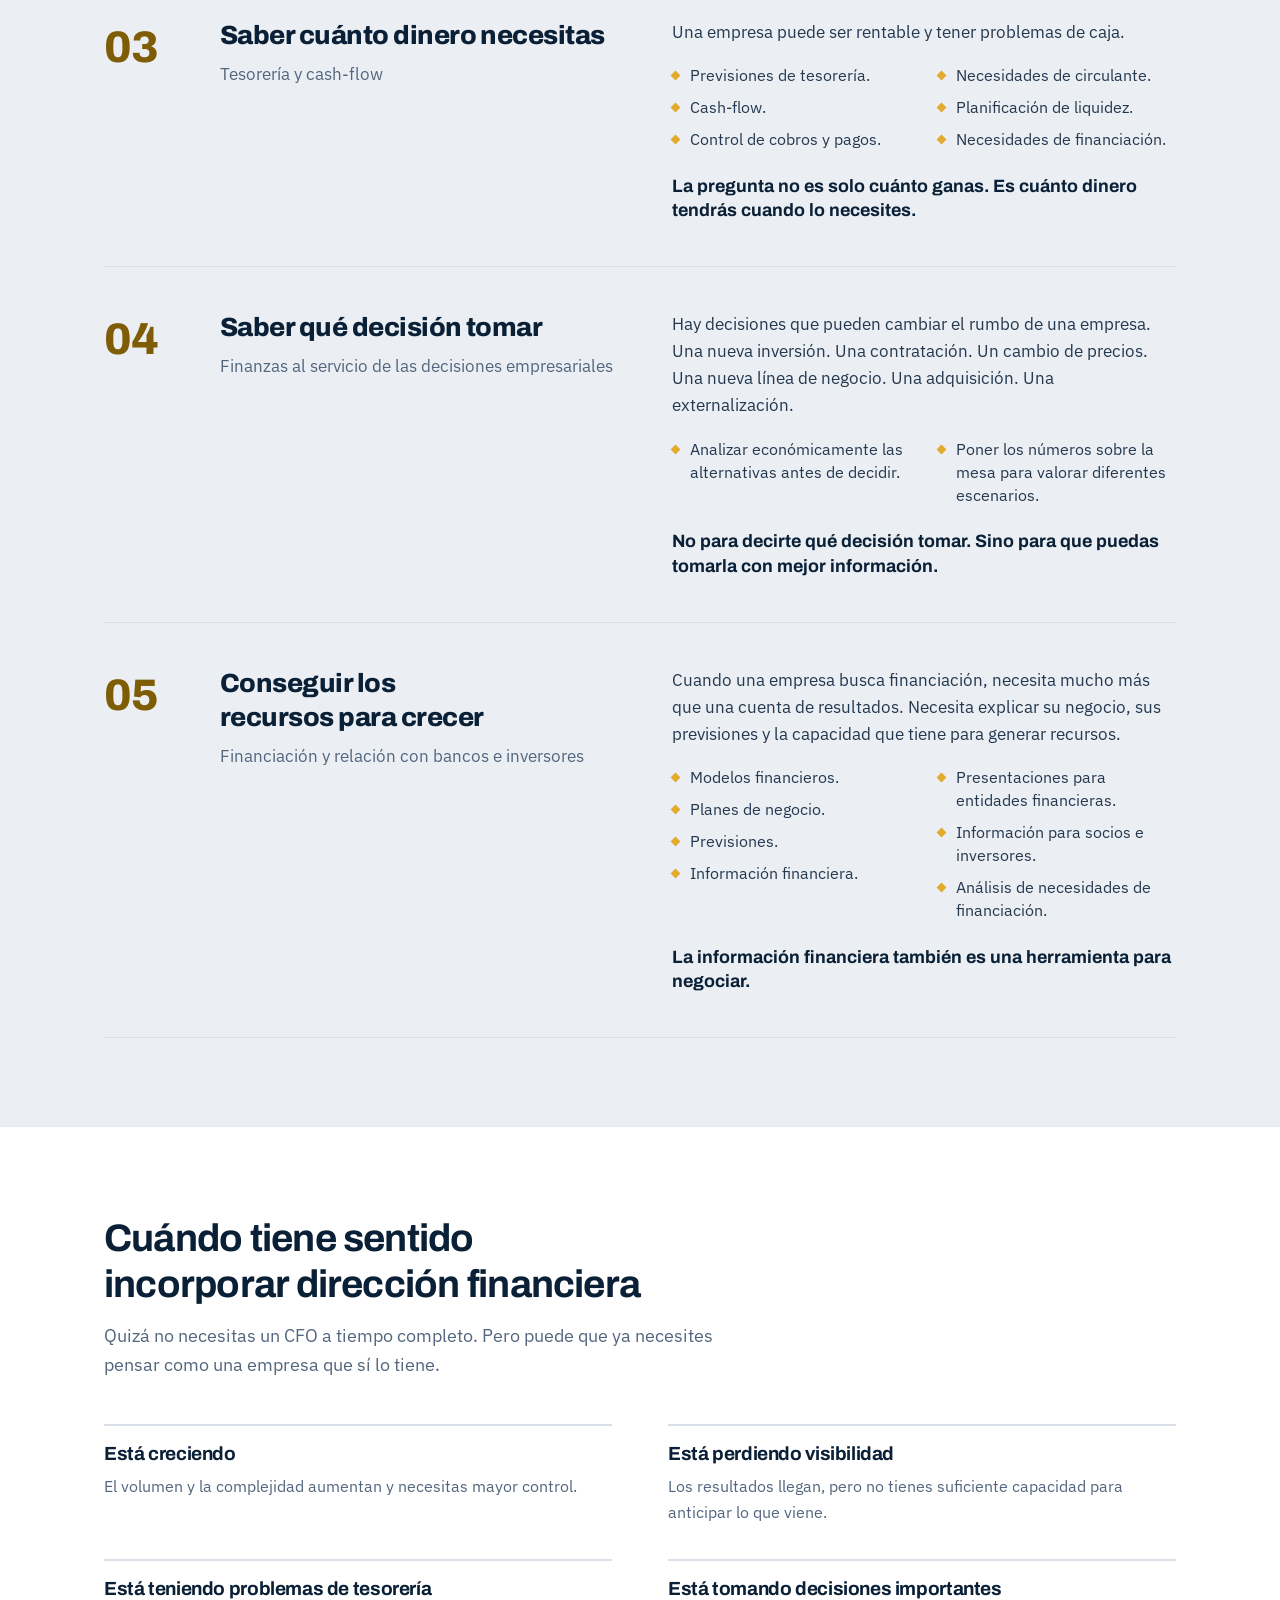
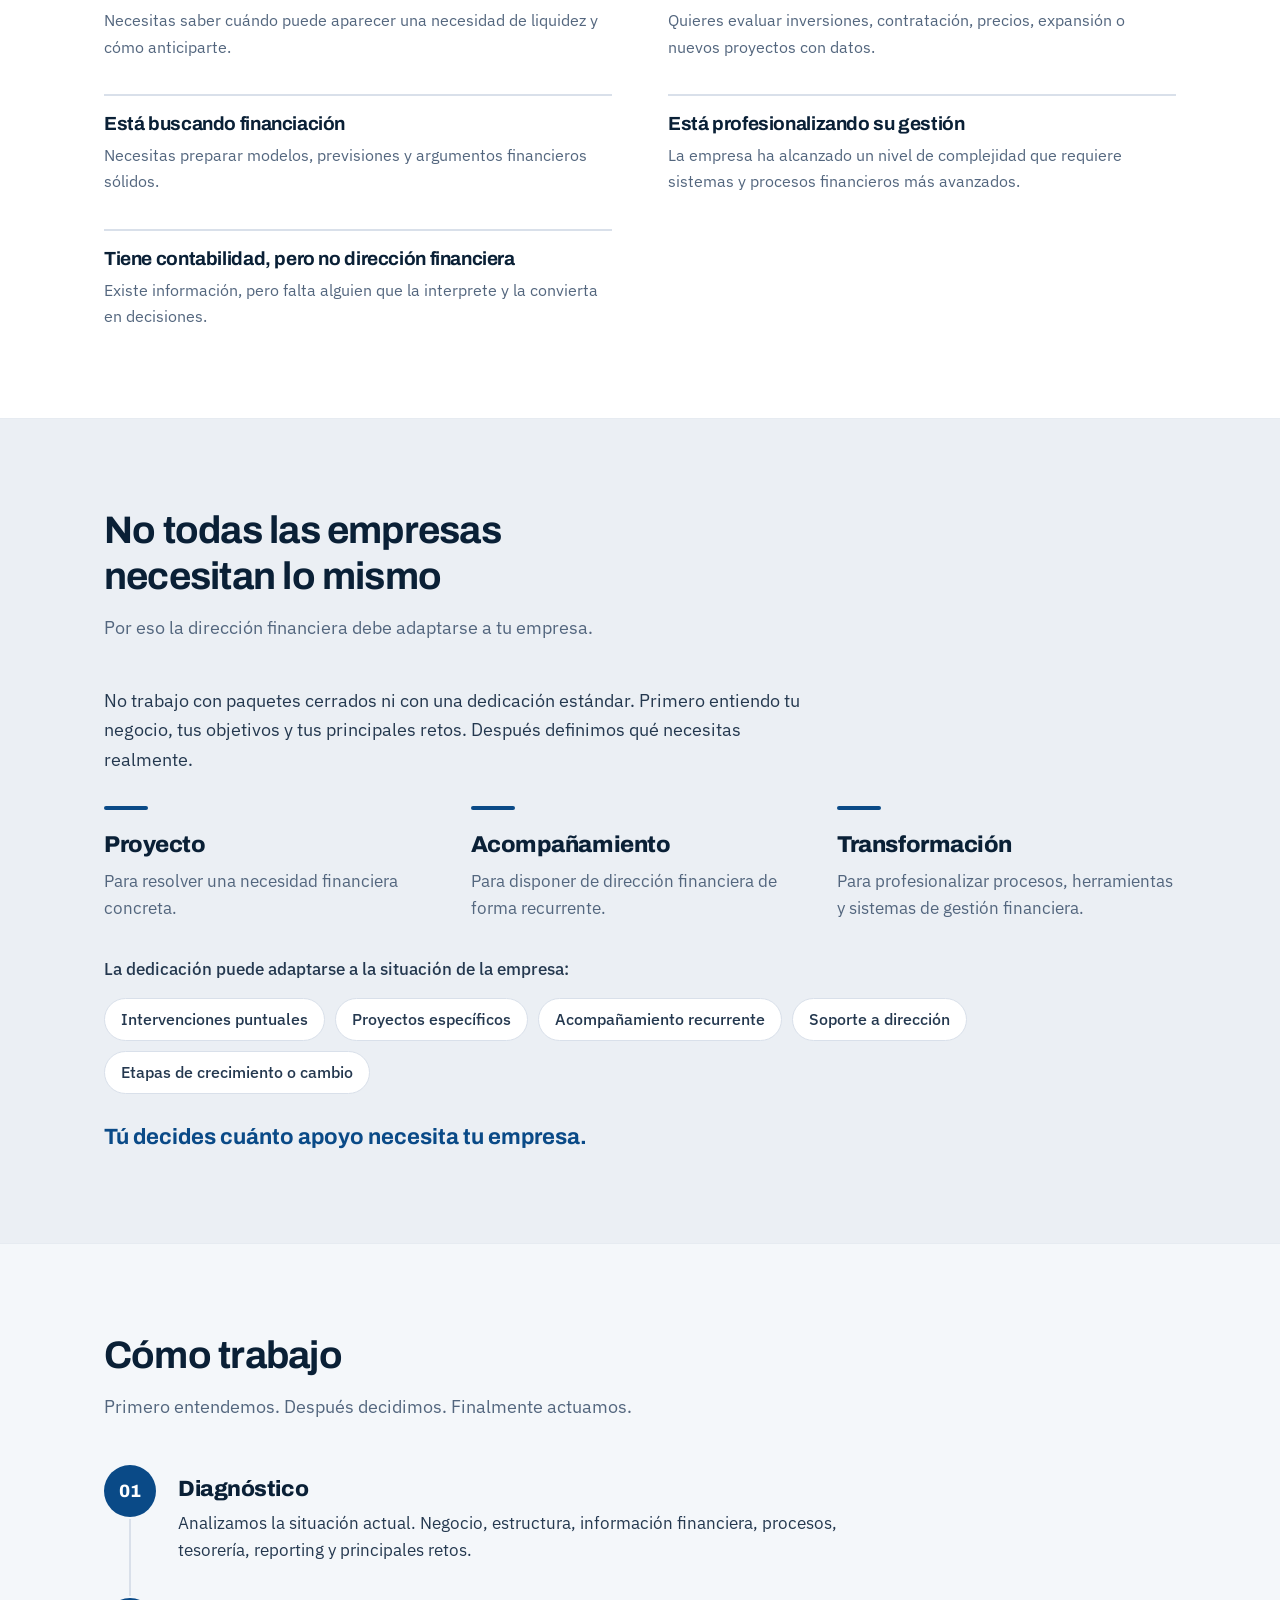
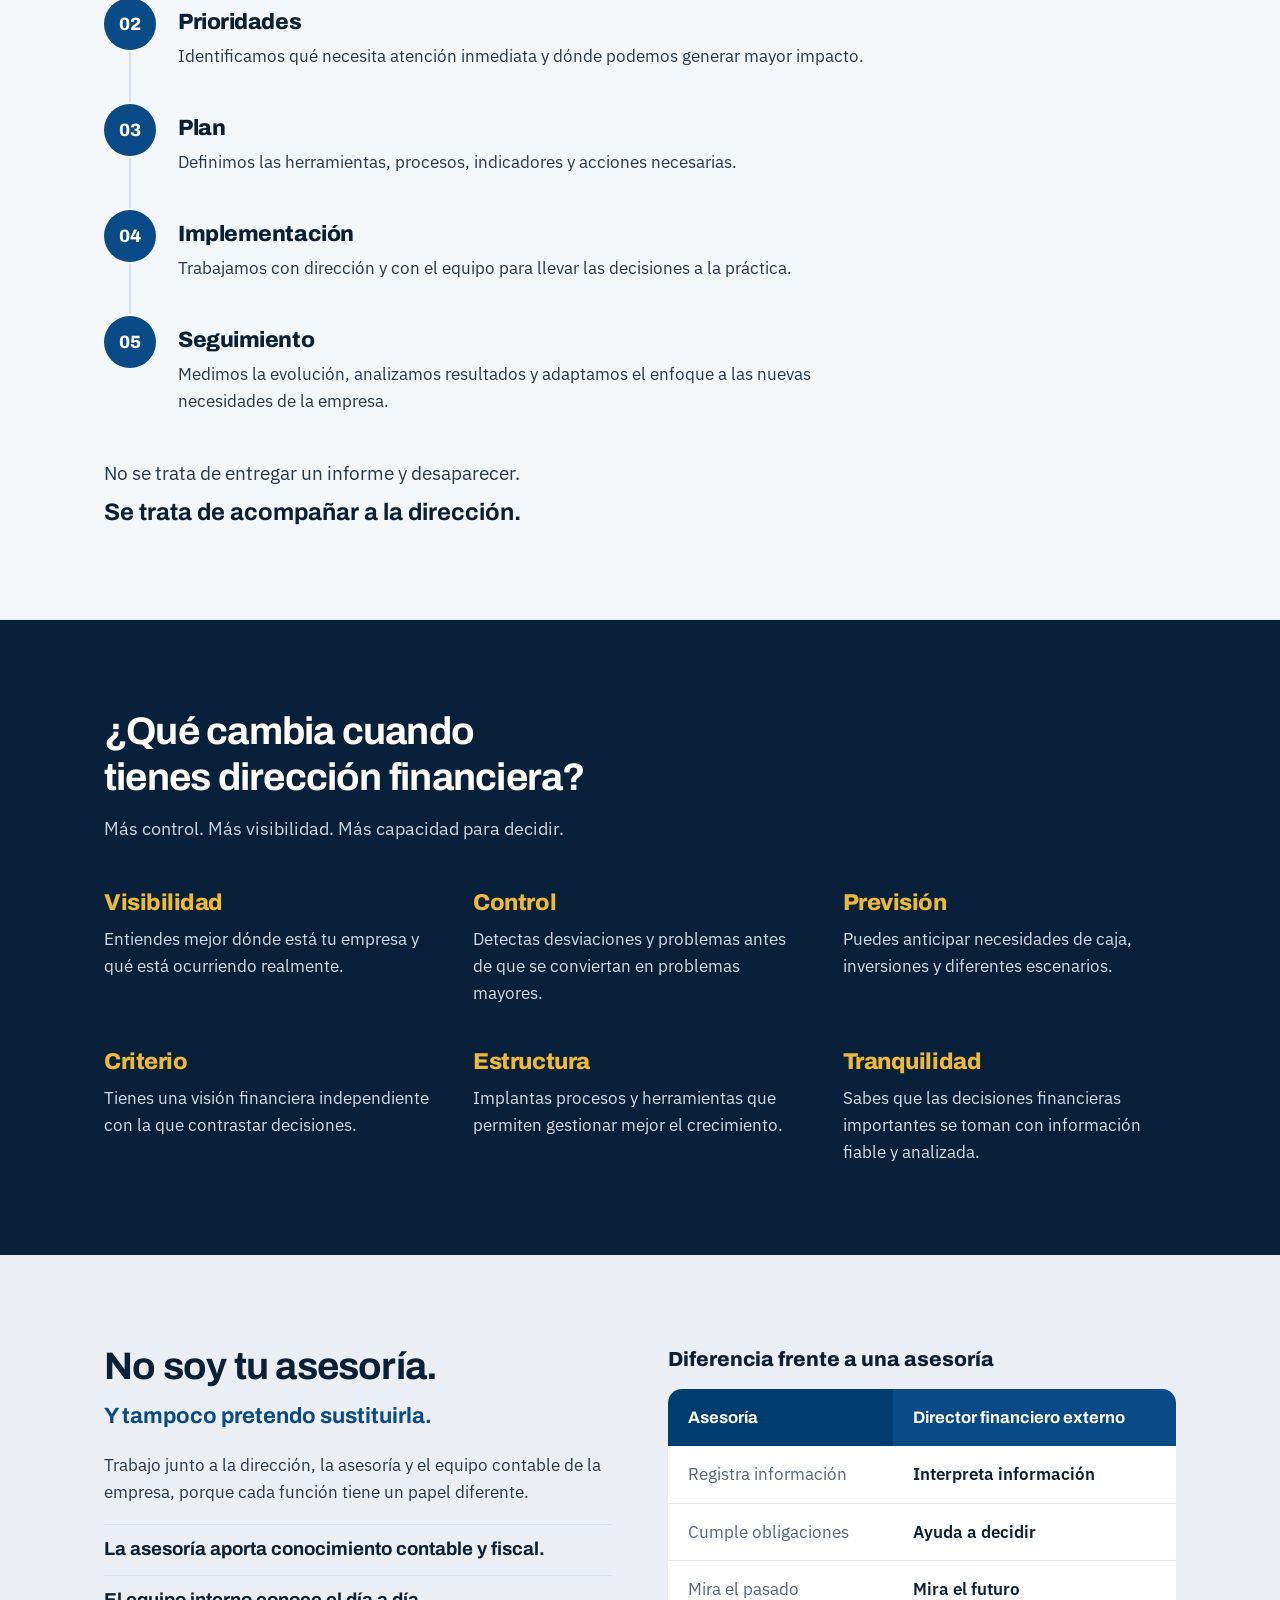
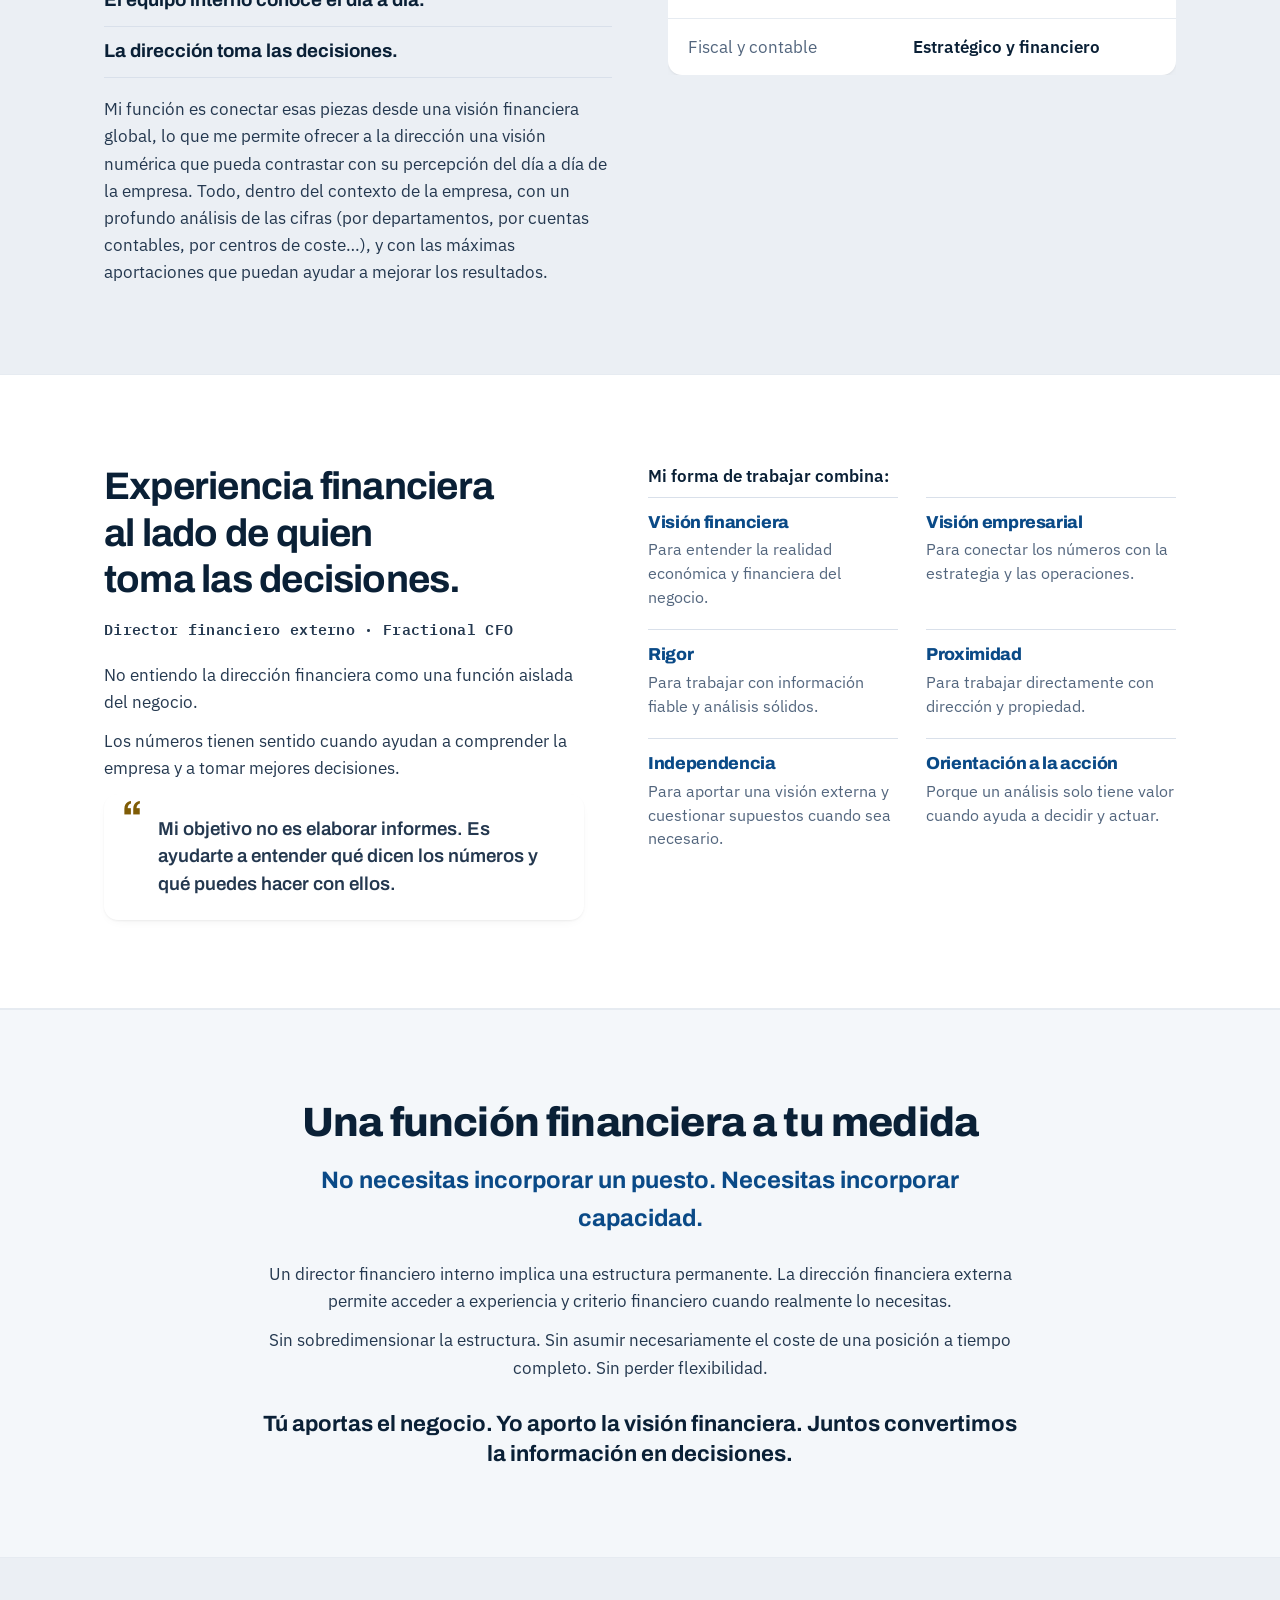
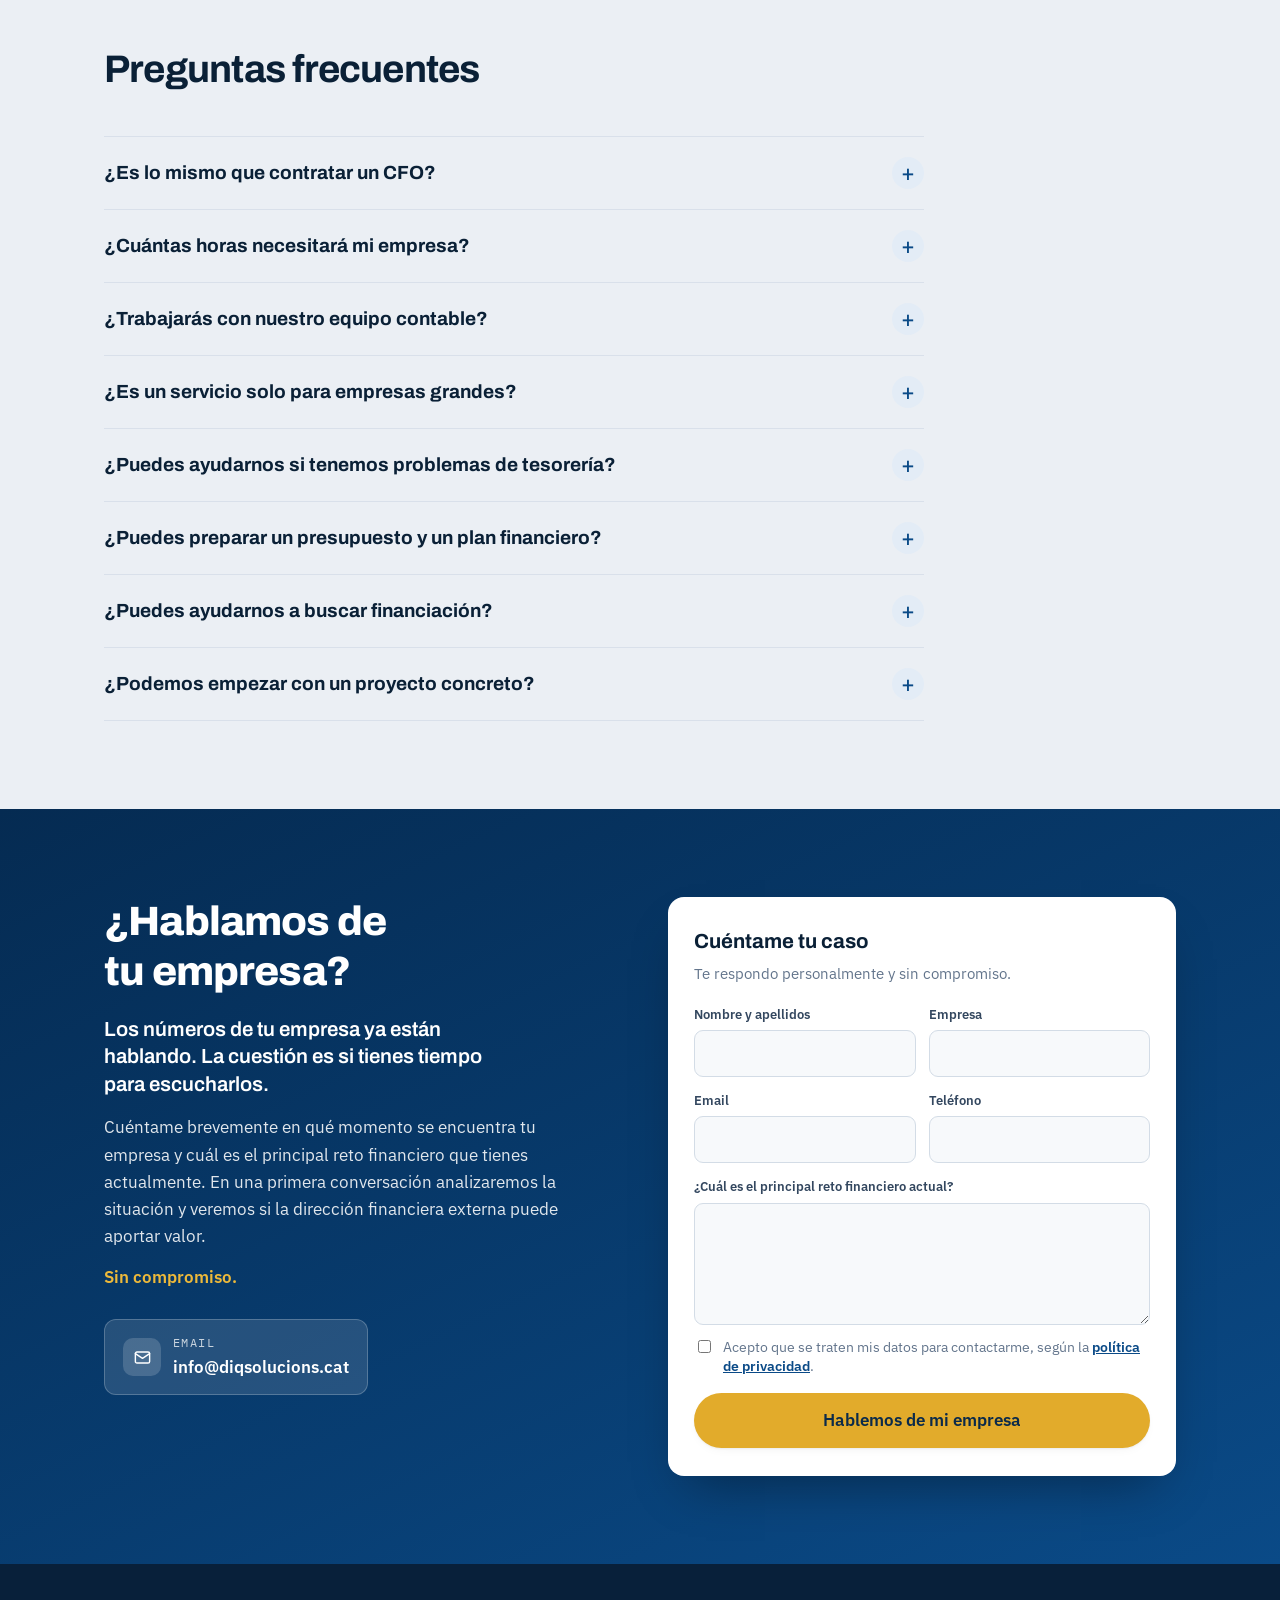
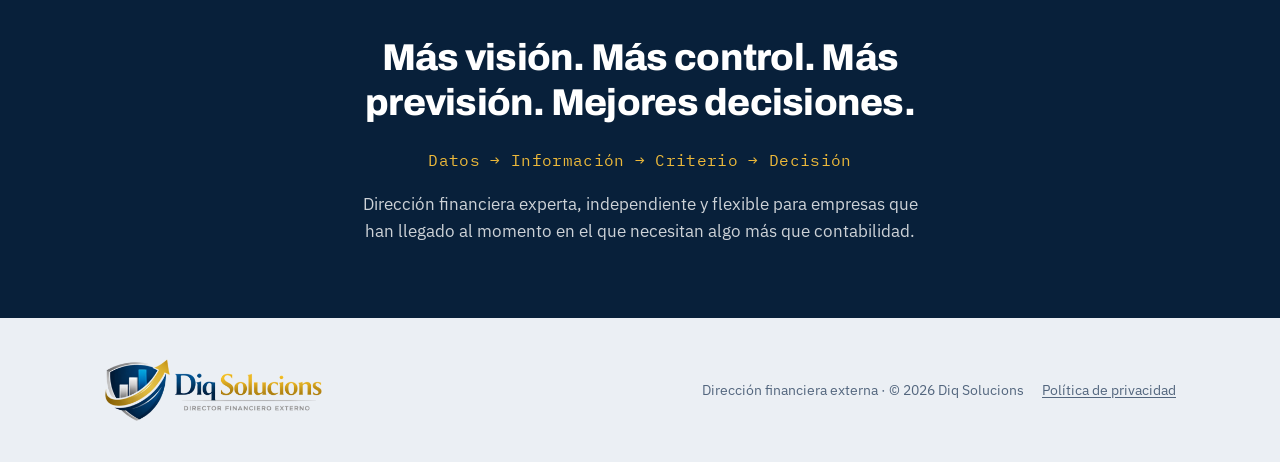
<file: DiqSolucionsCAT/es/index.html>
<!DOCTYPE html>
<html lang="es" translate="no" class="notranslate">
<head>
<meta charset="UTF-8">
<meta name="viewport" content="width=device-width, initial-scale=1.0">
<meta name="color-scheme" content="light">
<meta name="google" content="notranslate">
<meta name="theme-color" content="#013D70">
<title>Diq Solucions · Director financiero externo (Fractional CFO)</title>
<meta name="description" content="Dirección financiera externa para empresas que crecen: control financiero, previsión, tesorería, decisiones y financiación. Sin estructura fija.">
<link rel="canonical" href="https://diqsolucions.cat/es/">
<link rel="alternate" hreflang="ca" href="https://diqsolucions.cat/">
<link rel="alternate" hreflang="es" href="https://diqsolucions.cat/es/">
<link rel="alternate" hreflang="en" href="https://diqsolucions.cat/en/">
<link rel="alternate" hreflang="x-default" href="https://diqsolucions.cat/">
<meta property="og:type" content="website">
<meta property="og:title" content="Diq Solucions · Director financiero externo (Fractional CFO)">
<meta property="og:description" content="Dirección financiera externa para empresas que crecen: control financiero, previsión, tesorería, decisiones y financiación. Sin estructura fija.">
<meta property="og:url" content="https://diqsolucions.cat/es/">
<meta property="og:locale" content="es_ES">
<link rel="icon" type="image/png" href="../assets/favicon.png">
<link rel="preconnect" href="https://fonts.googleapis.com">
<link rel="preconnect" href="https://fonts.gstatic.com" crossorigin>
<link rel="stylesheet" href="https://fonts.googleapis.com/css2?family=Archivo:wght@500;600;700;800&family=IBM+Plex+Mono:wght@500;600&family=IBM+Plex+Sans:wght@400;500;600&display=swap">
<link rel="stylesheet" href="../assets/site.css">
</head>
<body>
<header>
  <div class="wrap nav">
    <a class="brand" href="./"><img src="../assets/logo-es.png" alt="Diq Solucions · Director financiero externo" width="185" height="54"></a>
    <div class="nav-right">
      <nav class="langsw" aria-label="Idioma / Idioma / Language"><a href="../" hreflang="ca" lang="ca">CA</a><a href="./" hreflang="es" lang="es" aria-current="true">ES</a><a href="../en/" hreflang="en" lang="en">EN</a></nav>
      <a class="btn btn-primary" href="#contacte">Hablemos de tu empresa</a>
    </div>
  </div>
</header>
<main>
<section class="hero"><div class="wrap"><div class="hero-grid">
    <div>
      <h1>Tu empresa no necesita más números. <span class="hl">Necesita entenderlos.</span></h1>
      <p class="lead">Dirección financiera experta para empresarios que necesitan más control, más previsión y mejores decisiones.</p>
      <p class="hero-points">Un solo responsable · Dedicación a medida · Sin compromiso</p>
      <div class="hero-actions">
        <a class="btn btn-primary" href="#contacte">Hablemos de tu empresa</a>
        <a class="btn btn-ghost" href="#como">Ver cómo lo hago</a>
      </div>
    </div>
    <div class="hero-photo"><img src="../assets/hero-photo.jpg" alt="Manos trabajando en un portátil frente a una pantalla con gráficos financieros" width="1122" height="1402"></div>
  </div></div></section>
<section><div class="wrap"><div class="intro-grid">
    <ul class="stack"><li>Más ventas.</li><li>Más personas.</li><li>Más inversión.</li><li>Más costes.</li><li>Más financiación.</li><li>Más riesgo.</li></ul>
    <div class="intro-copy">
      <p class="lead-text">Cuando una empresa crece, también crece la complejidad de sus decisiones. Y llega un momento en el que saber cuánto has facturado ya no es suficiente.</p>
      <p>Necesitas saber dónde ganas dinero, cuánto necesitas para seguir creciendo, qué puede ocurrir en los próximos meses y qué decisiones puedes tomar hoy.</p>
      <p class="accent-line">Ahí es donde entro yo.</p>
      <p>Dirección financiera externa, adaptada a tu empresa y al momento en el que se encuentra.</p>
    </div></div></div></section>
<section class="alt"><div class="wrap"><div class="sec-head"><h2>¿Tu empresa está creciendo… pero la información financiera no crece al mismo ritmo?</h2><p>Puede que te resulte familiar:</p></div>
    <ul class="checklist"><li>Facturas más, pero no tienes claro si realmente ganas más.</li><li>La cuenta de resultados llega cuando las decisiones ya están tomadas.</li><li>La tesorería te preocupa aunque la empresa sea rentable.</li><li>No sabes con suficiente precisión cómo evolucionará la caja dentro de 3, 6 o 12 meses.</li><li>Tienes contabilidad, pero te falta una visión financiera de conjunto.</li><li>Quieres invertir, contratar o abrir una nueva línea y necesitas saber si puedes permitírtelo.</li><li>Los bancos o inversores te piden información financiera que no tienes preparada.</li><li>El crecimiento está generando una complejidad que ya no puedes gestionar únicamente desde la operativa.</li><li>Tienes un equipo contable o una asesoría, pero necesitas alguien que se siente con dirección y hable de negocio.</li></ul>
    <div class="pull"><p class="a">Si estás en este punto, probablemente no necesitas más información.</p><p class="b">Necesitas convertir la información que ya tienes en criterio para decidir.</p></div></div></section>
<section><div class="wrap"><div class="sec-head"><h2>De los números a las decisiones</h2><p>La contabilidad te explica lo que ha pasado. La dirección financiera te ayuda a decidir qué hacer a continuación.</p></div>
    <p class="lead-p">La contabilidad es imprescindible. Pero registrar, cerrar y presentar información financiera no es lo mismo que gestionar financieramente una empresa.</p>
    <div class="contrast" style="margin-top:30px">
      <div class="pane a"><h3>Contabilidad</h3><p class="q">¿Qué ha pasado?</p><p>Registra, clasifica y explica la realidad económica de la empresa.</p></div>
      <div class="pane b"><h3>Dirección financiera</h3><ul><li class="q">¿Qué está pasando?</li><li class="q">¿Qué puede pasar?</li><li class="q">¿Qué alternativas tenemos?</li><li class="q">¿Qué decisión tiene más sentido?</li></ul></div>
    </div>
    <div class="closer"><p class="a">Mi trabajo consiste en conectar los números con el negocio.</p><p class="b">Convertir datos en información. Información en criterio. Y criterio en decisiones.</p></div>
    <div class="chain"><span class="node">Datos</span><span class="arw" aria-hidden="true">→</span><span class="node">Información</span><span class="arw" aria-hidden="true">→</span><span class="node">Criterio</span><span class="arw" aria-hidden="true">→</span><span class="node">Decisión</span></div></div></section>
<section class="alt2"><div class="wrap"><div class="when-grid">
      <div><h2 class="h2">Un director financiero cuando lo necesitas</h2><p class="lead">La experiencia de un CFO, sin incorporar necesariamente una estructura a tiempo completo.</p></div>
      <div class="when-copy"><p>No todas las empresas necesitan un director financiero interno cinco días a la semana. Pero muchas empresas llegan a un momento en el que sí necesitan su experiencia, visión y capacidad de análisis.</p><p>La dirección financiera externa permite incorporar esa función de forma flexible, proporcional a las necesidades reales de la empresa.</p><p>Puede ser para resolver un problema concreto. Para acompañar una etapa de crecimiento. Para profesionalizar la gestión financiera. O para tener de forma recurrente a alguien al lado de la dirección que ayude a tomar mejores decisiones.</p></div>
    </div>
    <div class="tagtrio"><div>Más experiencia financiera.</div><div>Menos estructura fija.</div><div>Más capacidad para decidir.</div></div></div></section>
<section id="ayuda"><div class="wrap"><div class="sec-head"><h2>¿En qué puedo ayudarte?</h2></div>
    <div class="help-list"><article class="help-row">
      <div class="help-n">01</div>
      <div><h3>Saber dónde estás</h3><p class="t">Control financiero y reporting</p></div>
      <div><p class="intro">No se trata de generar más informes. Se trata de saber qué información necesitas para dirigir mejor.</p><ul><li>Evolución de ventas y márgenes.</li><li>Rentabilidad por producto, servicio, cliente o unidad de negocio.</li><li>Evolución de costes.</li><li>Desviaciones respecto al presupuesto.</li><li>Principales indicadores financieros.</li><li>Situación económica y financiera.</li></ul><p class="close">Información clara para saber qué está pasando realmente.</p></div>
    </article><article class="help-row">
      <div class="help-n">02</div>
      <div><h3>Saber hacia dónde vas</h3><p class="t">Planificación y previsión financiera</p></div>
      <div><p class="intro">Gestionar una empresa mirando únicamente el retrovisor limita las decisiones.</p><ul><li>Presupuestos anuales.</li><li>Forecast y previsiones.</li><li>Modelos financieros.</li><li>Análisis de escenarios.</li><li>Previsión de ventas, costes y resultados.</li><li>Análisis de desviaciones.</li><li>Planificación financiera.</li></ul><p class="close">Porque una buena decisión empieza mucho antes de tomarla.</p></div>
    </article><article class="help-row">
      <div class="help-n">03</div>
      <div><h3>Saber cuánto dinero necesitas</h3><p class="t">Tesorería y cash-flow</p></div>
      <div><p class="intro">Una empresa puede ser rentable y tener problemas de caja.</p><ul><li>Previsiones de tesorería.</li><li>Cash-flow.</li><li>Control de cobros y pagos.</li><li>Necesidades de circulante.</li><li>Planificación de liquidez.</li><li>Necesidades de financiación.</li></ul><p class="close">La pregunta no es solo cuánto ganas. Es cuánto dinero tendrás cuando lo necesites.</p></div>
    </article><article class="help-row">
      <div class="help-n">04</div>
      <div><h3>Saber qué decisión tomar</h3><p class="t">Finanzas al servicio de las decisiones empresariales</p></div>
      <div><p class="intro">Hay decisiones que pueden cambiar el rumbo de una empresa. Una nueva inversión. Una contratación. Un cambio de precios. Una nueva línea de negocio. Una adquisición. Una externalización.</p><ul><li>Analizar económicamente las alternativas antes de decidir.</li><li>Poner los números sobre la mesa para valorar diferentes escenarios.</li></ul><p class="close">No para decirte qué decisión tomar. Sino para que puedas tomarla con mejor información.</p></div>
    </article><article class="help-row">
      <div class="help-n">05</div>
      <div><h3>Conseguir los recursos para crecer</h3><p class="t">Financiación y relación con bancos e inversores</p></div>
      <div><p class="intro">Cuando una empresa busca financiación, necesita mucho más que una cuenta de resultados. Necesita explicar su negocio, sus previsiones y la capacidad que tiene para generar recursos.</p><ul><li>Modelos financieros.</li><li>Planes de negocio.</li><li>Previsiones.</li><li>Información financiera.</li><li>Presentaciones para entidades financieras.</li><li>Información para socios e inversores.</li><li>Análisis de necesidades de financiación.</li></ul><p class="close">La información financiera también es una herramienta para negociar.</p></div>
    </article></div></div></section>
<section class="alt"><div class="wrap"><div class="sec-head"><h2>Cuándo tiene sentido incorporar dirección financiera</h2><p>Quizá no necesitas un CFO a tiempo completo. Pero puede que ya necesites pensar como una empresa que sí lo tiene.</p></div>
    <div class="sit-grid"><div class="sit"><h3>Está creciendo</h3><p>El volumen y la complejidad aumentan y necesitas mayor control.</p></div><div class="sit"><h3>Está perdiendo visibilidad</h3><p>Los resultados llegan, pero no tienes suficiente capacidad para anticipar lo que viene.</p></div><div class="sit"><h3>Está teniendo problemas de tesorería</h3><p>Necesitas saber cuándo puede aparecer una necesidad de liquidez y cómo anticiparte.</p></div><div class="sit"><h3>Está tomando decisiones importantes</h3><p>Quieres evaluar inversiones, contratación, precios, expansión o nuevos proyectos con datos.</p></div><div class="sit"><h3>Está buscando financiación</h3><p>Necesitas preparar modelos, previsiones y argumentos financieros sólidos.</p></div><div class="sit"><h3>Está profesionalizando su gestión</h3><p>La empresa ha alcanzado un nivel de complejidad que requiere sistemas y procesos financieros más avanzados.</p></div><div class="sit"><h3>Tiene contabilidad, pero no dirección financiera</h3><p>Existe información, pero falta alguien que la interprete y la convierta en decisiones.</p></div></div></div></section>
<section><div class="wrap"><div class="sec-head"><h2>No todas las empresas necesitan lo mismo</h2><p>Por eso la dirección financiera debe adaptarse a tu empresa.</p></div>
    <p class="lead-p">No trabajo con paquetes cerrados ni con una dedicación estándar. Primero entiendo tu negocio, tus objetivos y tus principales retos. Después definimos qué necesitas realmente.</p>
    <div class="modes"><div class="mode"><h3>Proyecto</h3><p>Para resolver una necesidad financiera concreta.</p></div><div class="mode"><h3>Acompañamiento</h3><p>Para disponer de dirección financiera de forma recurrente.</p></div><div class="mode"><h3>Transformación</h3><p>Para profesionalizar procesos, herramientas y sistemas de gestión financiera.</p></div></div>
    <p class="ded-title">La dedicación puede adaptarse a la situación de la empresa:</p>
    <ul class="chips"><li>Intervenciones puntuales</li><li>Proyectos específicos</li><li>Acompañamiento recurrente</li><li>Soporte a dirección</li><li>Etapas de crecimiento o cambio</li></ul>
    <p class="fit-close">Tú decides cuánto apoyo necesita tu empresa.</p></div></section>
<section class="alt2" id="como"><div class="wrap"><div class="sec-head"><h2>Cómo trabajo</h2><p>Primero entendemos. Después decidimos. Finalmente actuamos.</p></div>
    <ol class="steps"><li><span class="num">01</span><div><h3>Diagnóstico</h3><p>Analizamos la situación actual. Negocio, estructura, información financiera, procesos, tesorería, reporting y principales retos.</p></div></li><li><span class="num">02</span><div><h3>Prioridades</h3><p>Identificamos qué necesita atención inmediata y dónde podemos generar mayor impacto.</p></div></li><li><span class="num">03</span><div><h3>Plan</h3><p>Definimos las herramientas, procesos, indicadores y acciones necesarias.</p></div></li><li><span class="num">04</span><div><h3>Implementación</h3><p>Trabajamos con dirección y con el equipo para llevar las decisiones a la práctica.</p></div></li><li><span class="num">05</span><div><h3>Seguimiento</h3><p>Medimos la evolución, analizamos resultados y adaptamos el enfoque a las nuevas necesidades de la empresa.</p></div></li></ol>
    <div class="how-close"><p class="a">No se trata de entregar un informe y desaparecer.</p><p class="b">Se trata de acompañar a la dirección.</p></div></div></section>
<section class="dark"><div class="wrap"><div class="sec-head"><h2>¿Qué cambia cuando tienes dirección financiera?</h2><p>Más control. Más visibilidad. Más capacidad para decidir.</p></div>
    <div class="change-grid"><div><h3>Visibilidad</h3><p>Entiendes mejor dónde está tu empresa y qué está ocurriendo realmente.</p></div><div><h3>Control</h3><p>Detectas desviaciones y problemas antes de que se conviertan en problemas mayores.</p></div><div><h3>Previsión</h3><p>Puedes anticipar necesidades de caja, inversiones y diferentes escenarios.</p></div><div><h3>Criterio</h3><p>Tienes una visión financiera independiente con la que contrastar decisiones.</p></div><div><h3>Estructura</h3><p>Implantas procesos y herramientas que permiten gestionar mejor el crecimiento.</p></div><div><h3>Tranquilidad</h3><p>Sabes que las decisiones financieras importantes se toman con información fiable y analizada.</p></div></div></div></section>
<section><div class="wrap"><div class="advisor-grid">
    <div class="advisor-copy"><h2 class="h2">No soy tu asesoría.</h2><p class="sub">Y tampoco pretendo sustituirla.</p>
      <p>Trabajo junto a la dirección, la asesoría y el equipo contable de la empresa, porque cada función tiene un papel diferente.</p>
      <ul class="roles"><li>La asesoría aporta conocimiento contable y fiscal.</li><li>El equipo interno conoce el día a día.</li><li>La dirección toma las decisiones.</li></ul>
      <p>Mi función es conectar esas piezas desde una visión financiera global, lo que me permite ofrecer a la dirección una visión numérica que pueda contrastar con su percepción del día a día de la empresa. Todo, dentro del contexto de la empresa, con un profundo análisis de las cifras (por departamentos, por cuentas contables, por centros de coste…), y con las máximas aportaciones que puedan ayudar a mejorar los resultados.</p></div>
    <div><p class="cmp-title">Diferencia frente a una asesoría</p><div class="table-wrap"><table class="cmp"><thead><tr><th scope="col">Asesoría</th><th scope="col">Director financiero externo</th></tr></thead>
      <tbody><tr><td>Registra información</td><td>Interpreta información</td></tr><tr><td>Cumple obligaciones</td><td>Ayuda a decidir</td></tr><tr><td>Mira el pasado</td><td>Mira el futuro</td></tr><tr><td>Fiscal y contable</td><td>Estratégico y financiero</td></tr></tbody></table></div></div>
  </div></div></section>
<section class="alt"><div class="wrap"><div class="about-grid">
    <div class="about-copy"><h2 class="h2">Experiencia financiera al lado de quien toma las decisiones.</h2><p class="role">Director financiero externo · Fractional CFO</p>
      <p>No entiendo la dirección financiera como una función aislada del negocio.</p><p>Los números tienen sentido cuando ayudan a comprender la empresa y a tomar mejores decisiones.</p>
      <p class="quote">Mi objetivo no es elaborar informes. Es ayudarte a entender qué dicen los números y qué puedes hacer con ellos.</p></div>
    <div><p class="values-lead">Mi forma de trabajar combina:</p><div class="values"><div><h3>Visión financiera</h3><p>Para entender la realidad económica y financiera del negocio.</p></div><div><h3>Visión empresarial</h3><p>Para conectar los números con la estrategia y las operaciones.</p></div><div><h3>Rigor</h3><p>Para trabajar con información fiable y análisis sólidos.</p></div><div><h3>Proximidad</h3><p>Para trabajar directamente con dirección y propiedad.</p></div><div><h3>Independencia</h3><p>Para aportar una visión externa y cuestionar supuestos cuando sea necesario.</p></div><div><h3>Orientación a la acción</h3><p>Porque un análisis solo tiene valor cuando ayuda a decidir y actuar.</p></div></div></div>
  </div></div></section>
<section class="alt2 measure"><div class="wrap"><div class="inner"><h2>Una función financiera a tu medida</h2><p class="lead-big">No necesitas incorporar un puesto. Necesitas incorporar capacidad.</p>
    <p class="p1">Un director financiero interno implica una estructura permanente. La dirección financiera externa permite acceder a experiencia y criterio financiero cuando realmente lo necesitas.</p><p class="p2">Sin sobredimensionar la estructura. Sin asumir necesariamente el coste de una posición a tiempo completo. Sin perder flexibilidad.</p><p class="close">Tú aportas el negocio. Yo aporto la visión financiera. Juntos convertimos la información en decisiones.</p></div></div></section>
<section><div class="wrap"><div class="sec-head"><h2>Preguntas frecuentes</h2></div>
    <div class="faq"><details><summary>¿Es lo mismo que contratar un CFO?</summary><p>No exactamente. Un Fractional CFO o director financiero externo asume funciones propias de dirección financiera con una dedicación adaptada a las necesidades de la empresa, sin necesidad de incorporar la posición a tiempo completo.</p></details><details><summary>¿Cuántas horas necesitará mi empresa?</summary><p>No existe una dedicación estándar. Dependerá de la situación, complejidad y objetivos de tu empresa. Primero analizamos qué necesitas y después definimos el nivel de dedicación adecuado.</p></details><details><summary>¿Trabajarás con nuestro equipo contable?</summary><p>Sí. La dirección financiera puede trabajar conjuntamente con la asesoría, el responsable de administración o el equipo contable interno. La finalidad es que la información financiera sea fiable, oportuna y útil para la gestión.</p></details><details><summary>¿Es un servicio solo para empresas grandes?</summary><p>No. Está especialmente pensado para empresas que han alcanzado un nivel de complejidad en el que necesitan una función financiera más avanzada, aunque todavía no tenga sentido incorporar un CFO a tiempo completo.</p></details><details><summary>¿Puedes ayudarnos si tenemos problemas de tesorería?</summary><p>Sí. Podemos analizar la situación de caja, identificar necesidades de liquidez y construir previsiones que permitan anticipar diferentes escenarios.</p></details><details><summary>¿Puedes preparar un presupuesto y un plan financiero?</summary><p>Sí. Podemos desarrollar presupuestos, forecasts, modelos financieros y escenarios adaptados a las necesidades de la empresa.</p></details><details><summary>¿Puedes ayudarnos a buscar financiación?</summary><p>Puedo ayudarte a preparar la información financiera, modelos, previsiones y planes necesarios para abordar conversaciones con bancos, inversores, socios u otras fuentes de financiación.</p></details><details><summary>¿Podemos empezar con un proyecto concreto?</summary><p>Sí. No es necesario comenzar con un servicio recurrente. Podemos empezar por una necesidad concreta, analizar el resultado y, a partir de ahí, valorar si tiene sentido continuar con un acompañamiento financiero.</p></details></div></div></section>
<section class="contact" id="contacte"><div class="wrap">
    <div>
      <h2>¿Hablamos de tu empresa?</h2>
      <p class="c1">Los números de tu empresa ya están hablando. La cuestión es si tienes tiempo para escucharlos.</p>
      <p class="c2">Cuéntame brevemente en qué momento se encuentra tu empresa y cuál es el principal reto financiero que tienes actualmente. En una primera conversación analizaremos la situación y veremos si la dirección financiera externa puede aportar valor.</p>
      <p class="nc">Sin compromiso.</p>
      <a class="cmethod" href="mailto:info@diqsolucions.cat"><span class="ico"><svg viewBox="0 0 24 24" fill="none" stroke="currentColor" stroke-width="1.8" stroke-linecap="round" stroke-linejoin="round"><rect x="3" y="5" width="18" height="14" rx="2"/><path d="m3 7 9 6 9-6"/></svg></span><span><span class="l">Email</span><span class="v">info@diqsolucions.cat</span></span></a>
    </div>
    <form id="contactForm" class="form-card" data-sending="Enviando…" data-ok="¡Gracias! He recibido tu mensaje y te responderé muy pronto." data-err="Ha habido un problema al enviar. Inténtalo de nuevo o escríbeme por email.">
      <div class="fh">Cuéntame tu caso</div>
      <div class="fsub">Te respondo personalmente y sin compromiso.</div>
      <input type="hidden" name="access_key" value="LA_TEVA_ACCESS_KEY_WEB3FORMS">
      <input type="hidden" name="subject" value="Nueva solicitud web · Diq Solucions (.cat)">
      <input type="hidden" name="from_name" value="Web Diq Solucions (.cat)">
      <input type="checkbox" name="botcheck" class="hp" tabindex="-1" autocomplete="off" aria-hidden="true">
      <div class="row2">
        <div class="field"><label for="f_name">Nombre y apellidos</label><input id="f_name" type="text" name="name" required autocomplete="name"></div>
        <div class="field"><label for="f_company">Empresa</label><input id="f_company" type="text" name="empresa" autocomplete="organization"></div>
      </div>
      <div class="row2">
        <div class="field"><label for="f_email">Email</label><input id="f_email" type="email" name="email" required autocomplete="email"></div>
        <div class="field"><label for="f_phone">Teléfono</label><input id="f_phone" type="tel" name="telefon" autocomplete="tel"></div>
      </div>
      <div class="field"><label for="f_msg">¿Cuál es el principal reto financiero actual?</label><textarea id="f_msg" name="missatge" rows="4"></textarea></div>
      <label class="consent"><input type="checkbox" name="consentiment" required value="Sí"><span>Acepto que se traten mis datos para contactarme, según la <a href="privacidad.html" target="_blank" rel="noopener">política de privacidad</a>.</span></label>
      <button type="submit" class="btn btn-primary submit">Hablemos de mi empresa</button>
      <div class="form-msg" id="formMsg" hidden></div>
    </form>
  </div></section>
<section class="band"><div class="wrap"><h2>Más visión. Más control. Más previsión. Mejores decisiones.</h2><p class="bchain">Datos → Información → Criterio → Decisión</p><p>Dirección financiera experta, independiente y flexible para empresas que han llegado al momento en el que necesitan algo más que contabilidad.</p></div></section>
</main>
<footer>
  <div class="wrap foot">
    <img src="../assets/logo-es.png" alt="Diq Solucions · Director financiero externo">
    <div class="foot-links">
      <span>Dirección financiera externa · © 2026 Diq Solucions</span>
      <a href="privacidad.html">Política de privacidad</a>
    </div>
  </div>
</footer>
<script>
(function(){
  var form=document.getElementById('contactForm'); if(!form) return;
  form.addEventListener('submit',function(e){
    e.preventDefault();
    var msg=document.getElementById('formMsg'), btn=form.querySelector('.submit');
    var data={}; new FormData(form).forEach(function(v,k){data[k]=v;});
    msg.hidden=false; msg.className='form-msg sending'; msg.textContent=form.dataset.sending; btn.disabled=true;
    fetch('https://api.web3forms.com/submit',{method:'POST',headers:{'Content-Type':'application/json',Accept:'application/json'},body:JSON.stringify(data)})
      .then(function(r){return r.json();})
      .then(function(j){ if(j.success){msg.className='form-msg ok'; msg.textContent=form.dataset.ok; form.reset();} else {msg.className='form-msg err'; msg.textContent=form.dataset.err;} })
      .catch(function(){msg.className='form-msg err'; msg.textContent=form.dataset.err;})
      .then(function(){btn.disabled=false;});
  });
})();
</script>
</body>
</html>
</file>
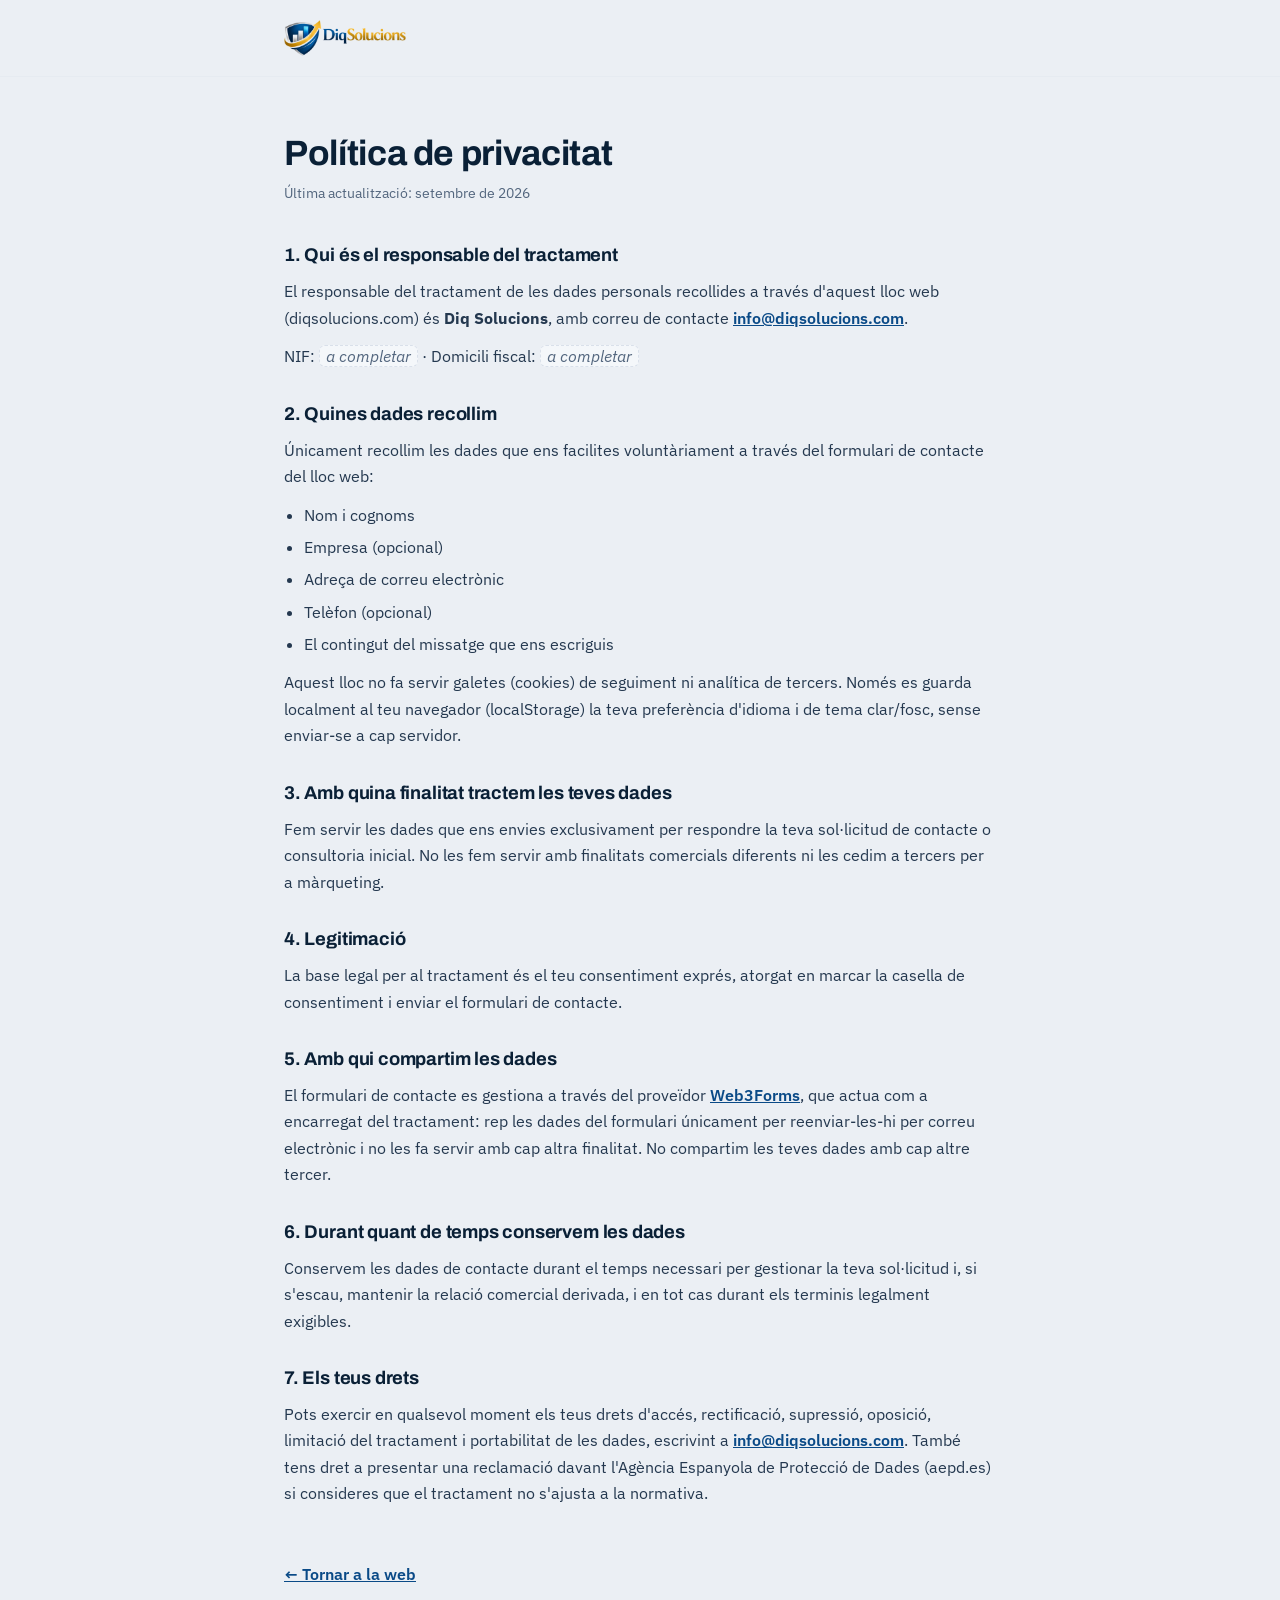
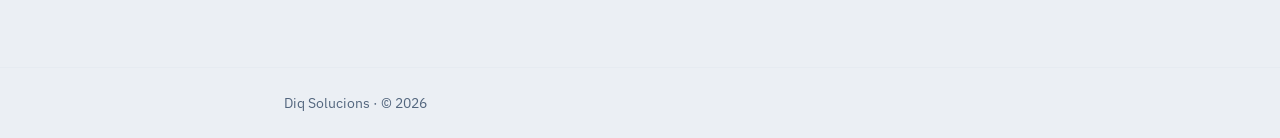
<file: DiqSolucions/privacitat.html>
<!DOCTYPE html>
<html lang="ca" translate="no" class="notranslate">
<head>
<meta charset="UTF-8">
<meta name="viewport" content="width=device-width, initial-scale=1.0">
<meta name="color-scheme" content="light">
<meta name="google" content="notranslate">
<title>Política de privacitat — Diq Solucions</title>
<meta name="description" content="Política de privacitat de Diq Solucions." />
<link rel="icon" type="image/png" href="assets/favicon.png">
<link rel="preconnect" href="https://fonts.googleapis.com">
<link rel="preconnect" href="https://fonts.gstatic.com" crossorigin>
<link rel="stylesheet" href="https://fonts.googleapis.com/css2?family=Archivo:wght@600;700;800&family=IBM+Plex+Sans:wght@400;500;600&display=swap">
<style>
  :root{
    color-scheme:light;
    --bg:#EBEFF4; --surface:#FFFFFF; --surface-2:#F4F7FA;
    --ink:#0A2036; --ink-soft:#24384F; --muted:#53667E;
    --line:#D9E0EA; --line-soft:#E6EBF1;
    --accent:#0A4A87; --accent-strong:#013D70;
    --maxw:760px; --radius:14px;
  }
  *{box-sizing:border-box}
  body{margin:0;background:var(--bg);color:var(--ink);font-family:"IBM Plex Sans",system-ui,-apple-system,Segoe UI,Roboto,sans-serif;line-height:1.65}
  h1,h2{font-family:"Archivo",system-ui,sans-serif;line-height:1.15;margin:0;letter-spacing:-.01em;color:var(--ink)}
  .wrap{max-width:var(--maxw);margin:0 auto;padding:0 24px}
  header{border-bottom:1px solid var(--line-soft);padding:20px 0}
  .brand{display:flex;align-items:center;text-decoration:none}
  .brand img{display:block;height:36px;width:auto}
  main{padding:56px 0 80px}
  h1{font-size:clamp(1.7rem,3.2vw,2.2rem);margin-bottom:8px}
  .updated{color:var(--muted);font-size:.9rem;margin-bottom:40px}
  section{margin-bottom:34px}
  h2{font-size:1.15rem;margin-bottom:12px}
  p{margin:0 0 12px;color:var(--ink-soft)}
  ul{margin:0 0 12px;padding-left:20px;color:var(--ink-soft)}
  li{margin-bottom:6px}
  a{color:var(--accent);font-weight:600}
  .fill{background:var(--surface-2);border:1px dashed var(--line);border-radius:6px;padding:0 6px;color:var(--muted);font-style:italic}
  .back{display:inline-block;margin-top:20px;font-weight:600}
  footer{border-top:1px solid var(--line-soft);padding:24px 0;color:var(--muted);font-size:.85rem}
</style>
</head>
<body>

<header>
  <div class="wrap">
    <a class="brand" href="index.html"><img src="assets/logo.png" alt="Diq Solucions" width="122" height="36"></a>
  </div>
</header>

<main>
  <div class="wrap">
    <h1>Política de privacitat</h1>
    <p class="updated">Última actualització: setembre de 2026</p>

    <section>
      <h2>1. Qui és el responsable del tractament</h2>
      <p>
        El responsable del tractament de les dades personals recollides a través d'aquest lloc web
        (diqsolucions.com) és <strong>Diq Solucions</strong>, amb correu de contacte
        <a href="mailto:info@diqsolucions.com">info@diqsolucions.com</a>.
      </p>
      <p>
        NIF: <span class="fill">a completar</span> · Domicili fiscal: <span class="fill">a completar</span>
      </p>
    </section>

    <section>
      <h2>2. Quines dades recollim</h2>
      <p>Únicament recollim les dades que ens facilites voluntàriament a través del formulari de contacte del lloc web:</p>
      <ul>
        <li>Nom i cognoms</li>
        <li>Empresa (opcional)</li>
        <li>Adreça de correu electrònic</li>
        <li>Telèfon (opcional)</li>
        <li>El contingut del missatge que ens escriguis</li>
      </ul>
      <p>Aquest lloc no fa servir galetes (cookies) de seguiment ni analítica de tercers. Només es guarda localment al teu navegador (localStorage) la teva preferència d'idioma i de tema clar/fosc, sense enviar-se a cap servidor.</p>
    </section>

    <section>
      <h2>3. Amb quina finalitat tractem les teves dades</h2>
      <p>Fem servir les dades que ens envies exclusivament per respondre la teva sol·licitud de contacte o consultoria inicial. No les fem servir amb finalitats comercials diferents ni les cedim a tercers per a màrqueting.</p>
    </section>

    <section>
      <h2>4. Legitimació</h2>
      <p>La base legal per al tractament és el teu consentiment exprés, atorgat en marcar la casella de consentiment i enviar el formulari de contacte.</p>
    </section>

    <section>
      <h2>5. Amb qui compartim les dades</h2>
      <p>
        El formulari de contacte es gestiona a través del proveïdor
        <a href="https://web3forms.com" target="_blank" rel="noopener">Web3Forms</a>, que actua com a
        encarregat del tractament: rep les dades del formulari únicament per reenviar-les-hi per correu
        electrònic i no les fa servir amb cap altra finalitat. No compartim les teves dades amb cap altre
        tercer.
      </p>
    </section>

    <section>
      <h2>6. Durant quant de temps conservem les dades</h2>
      <p>Conservem les dades de contacte durant el temps necessari per gestionar la teva sol·licitud i, si s'escau, mantenir la relació comercial derivada, i en tot cas durant els terminis legalment exigibles.</p>
    </section>

    <section>
      <h2>7. Els teus drets</h2>
      <p>Pots exercir en qualsevol moment els teus drets d'accés, rectificació, supressió, oposició, limitació del tractament i portabilitat de les dades, escrivint a <a href="mailto:info@diqsolucions.com">info@diqsolucions.com</a>. També tens dret a presentar una reclamació davant l'Agència Espanyola de Protecció de Dades (aepd.es) si consideres que el tractament no s'ajusta a la normativa.</p>
    </section>

    <a class="back" href="index.html">← Tornar a la web</a>
  </div>
</main>

<footer>
  <div class="wrap">Diq Solucions · © 2026</div>
</footer>

</body>
</html>
</file>
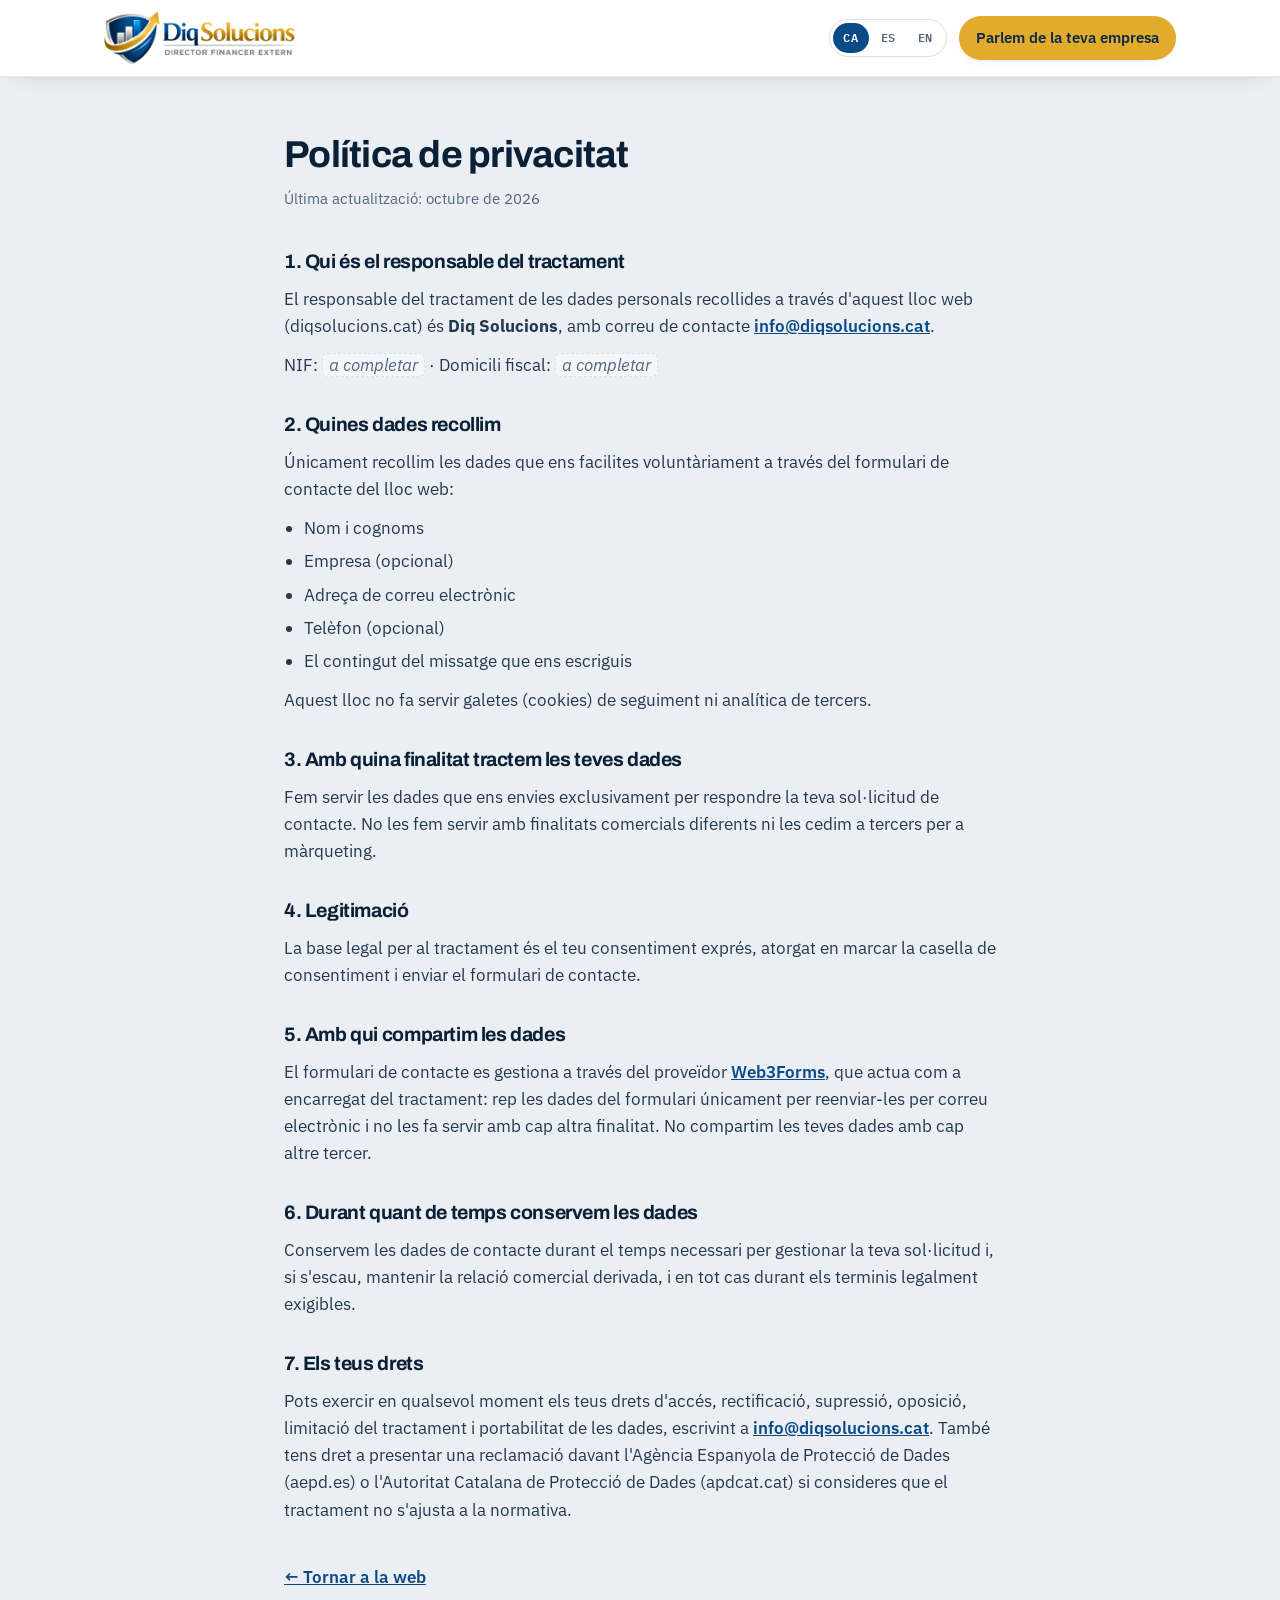
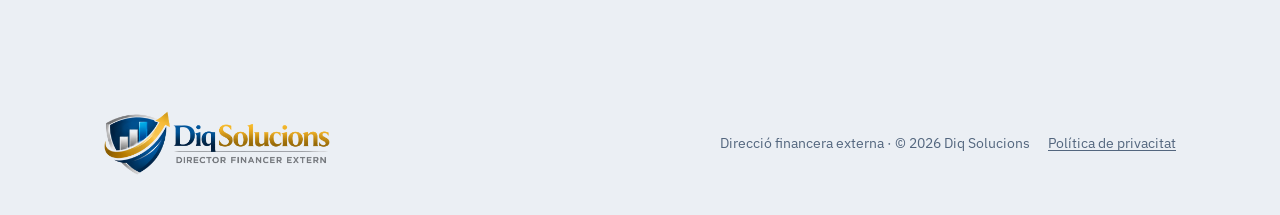
<file: DiqSolucionsCAT/privacitat.html>
<!DOCTYPE html>
<html lang="ca" translate="no" class="notranslate">
<head>
<meta charset="UTF-8">
<meta name="viewport" content="width=device-width, initial-scale=1.0">
<meta name="color-scheme" content="light">
<meta name="google" content="notranslate">
<meta name="theme-color" content="#013D70">
<title>Política de privacitat · Diq Solucions</title>
<meta name="description" content="Política de privacitat">
<link rel="canonical" href="https://diqsolucions.cat/privacitat.html">
<link rel="alternate" hreflang="ca" href="https://diqsolucions.cat/privacitat.html">
<link rel="alternate" hreflang="es" href="https://diqsolucions.cat/es/privacidad.html">
<link rel="alternate" hreflang="en" href="https://diqsolucions.cat/en/privacy.html">
<meta property="og:type" content="website">
<meta property="og:title" content="Política de privacitat · Diq Solucions">
<meta property="og:description" content="Política de privacitat">
<meta property="og:url" content="https://diqsolucions.cat/privacitat.html">
<meta property="og:locale" content="ca_ES">
<link rel="icon" type="image/png" href="assets/favicon.png">
<link rel="preconnect" href="https://fonts.googleapis.com">
<link rel="preconnect" href="https://fonts.gstatic.com" crossorigin>
<link rel="stylesheet" href="https://fonts.googleapis.com/css2?family=Archivo:wght@500;600;700;800&family=IBM+Plex+Mono:wght@500;600&family=IBM+Plex+Sans:wght@400;500;600&display=swap">
<link rel="stylesheet" href="assets/site.css">
</head>
<body>
<header>
  <div class="wrap nav">
    <a class="brand" href="./"><img src="assets/logo-ca.png" alt="Diq Solucions · Director financer extern" width="191" height="54"></a>
    <div class="nav-right">
      <nav class="langsw" aria-label="Idioma / Idioma / Language"><a href="privacitat.html" hreflang="ca" lang="ca" aria-current="true">CA</a><a href="es/privacidad.html" hreflang="es" lang="es">ES</a><a href="en/privacy.html" hreflang="en" lang="en">EN</a></nav>
      <a class="btn btn-primary" href="./#contacte">Parlem de la teva empresa</a>
    </div>
  </div>
</header>
<main><div class="prose">
<h1>Política de privacitat</h1>
<p class="updated">Última actualització: octubre de 2026</p>
<h2>1. Qui és el responsable del tractament</h2>
<p>El responsable del tractament de les dades personals recollides a través d'aquest lloc web (diqsolucions.cat) és <strong>Diq Solucions</strong>, amb correu de contacte <a href="mailto:info@diqsolucions.cat">info@diqsolucions.cat</a>.</p>
<p>NIF: <span class="fill">a completar</span> · Domicili fiscal: <span class="fill">a completar</span></p>
<h2>2. Quines dades recollim</h2>
<p>Únicament recollim les dades que ens facilites voluntàriament a través del formulari de contacte del lloc web:</p>
<ul><li>Nom i cognoms</li><li>Empresa (opcional)</li><li>Adreça de correu electrònic</li><li>Telèfon (opcional)</li><li>El contingut del missatge que ens escriguis</li></ul>
<p>Aquest lloc no fa servir galetes (cookies) de seguiment ni analítica de tercers.</p>
<h2>3. Amb quina finalitat tractem les teves dades</h2>
<p>Fem servir les dades que ens envies exclusivament per respondre la teva sol·licitud de contacte. No les fem servir amb finalitats comercials diferents ni les cedim a tercers per a màrqueting.</p>
<h2>4. Legitimació</h2>
<p>La base legal per al tractament és el teu consentiment exprés, atorgat en marcar la casella de consentiment i enviar el formulari de contacte.</p>
<h2>5. Amb qui compartim les dades</h2>
<p>El formulari de contacte es gestiona a través del proveïdor <a href="https://web3forms.com" target="_blank" rel="noopener">Web3Forms</a>, que actua com a encarregat del tractament: rep les dades del formulari únicament per reenviar-les per correu electrònic i no les fa servir amb cap altra finalitat. No compartim les teves dades amb cap altre tercer.</p>
<h2>6. Durant quant de temps conservem les dades</h2>
<p>Conservem les dades de contacte durant el temps necessari per gestionar la teva sol·licitud i, si s'escau, mantenir la relació comercial derivada, i en tot cas durant els terminis legalment exigibles.</p>
<h2>7. Els teus drets</h2>
<p>Pots exercir en qualsevol moment els teus drets d'accés, rectificació, supressió, oposició, limitació del tractament i portabilitat de les dades, escrivint a <a href="mailto:info@diqsolucions.cat">info@diqsolucions.cat</a>. També tens dret a presentar una reclamació davant l'Agència Espanyola de Protecció de Dades (aepd.es) o l'Autoritat Catalana de Protecció de Dades (apdcat.cat) si consideres que el tractament no s'ajusta a la normativa.</p>
<a class="back" href="./">← Tornar a la web</a>
</div></main>
<footer>
  <div class="wrap foot">
    <img src="assets/logo-ca.png" alt="Diq Solucions · Director financer extern">
    <div class="foot-links">
      <span>Direcció financera externa · © 2026 Diq Solucions</span>
      <a href="privacitat.html">Política de privacitat</a>
    </div>
  </div>
</footer>
</body>
</html>
</file>
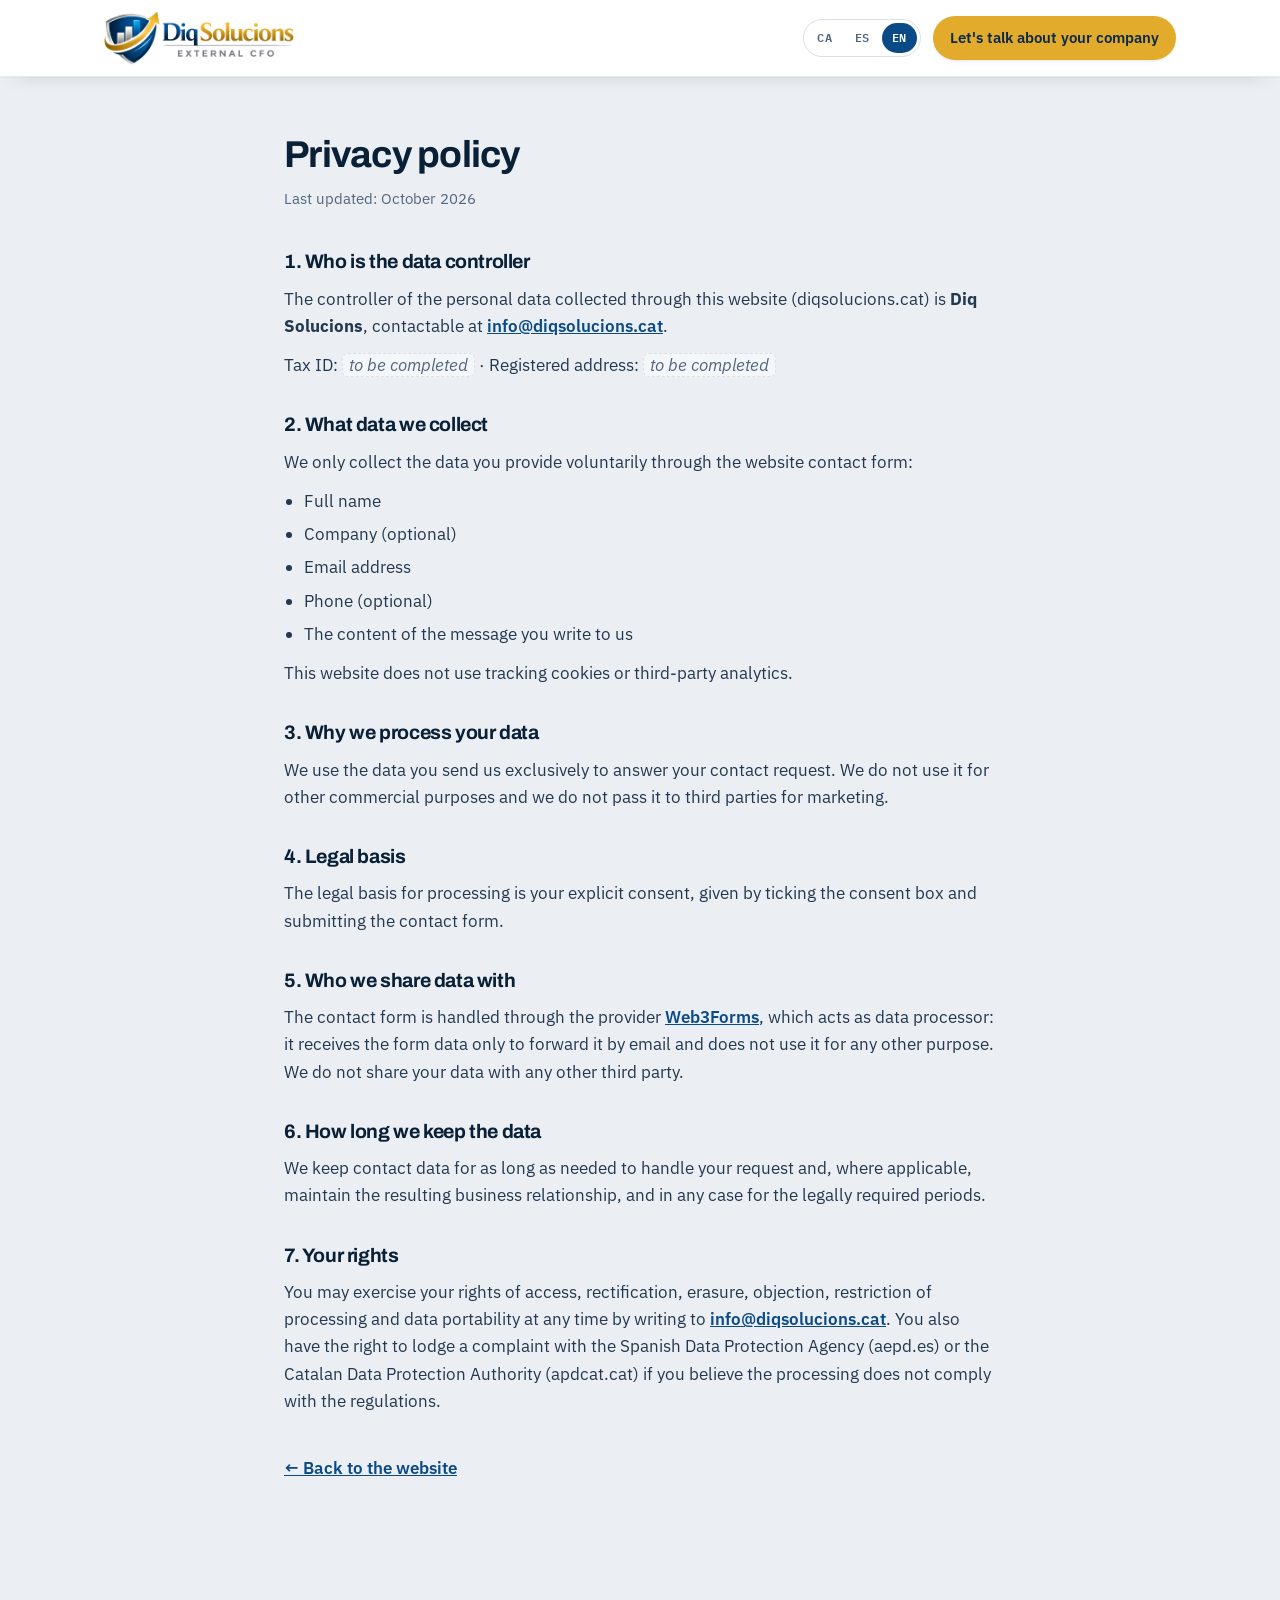
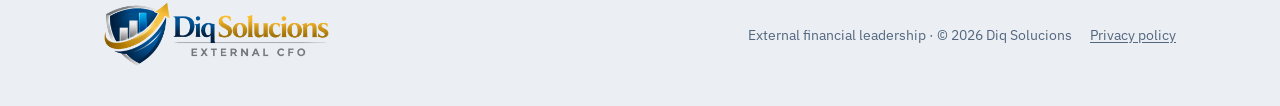
<file: DiqSolucionsCAT/en/privacy.html>
<!DOCTYPE html>
<html lang="en" translate="no" class="notranslate">
<head>
<meta charset="UTF-8">
<meta name="viewport" content="width=device-width, initial-scale=1.0">
<meta name="color-scheme" content="light">
<meta name="google" content="notranslate">
<meta name="theme-color" content="#013D70">
<title>Privacy policy · Diq Solucions</title>
<meta name="description" content="Privacy policy">
<link rel="canonical" href="https://diqsolucions.cat/en/privacy.html">
<link rel="alternate" hreflang="ca" href="https://diqsolucions.cat/privacitat.html">
<link rel="alternate" hreflang="es" href="https://diqsolucions.cat/es/privacidad.html">
<link rel="alternate" hreflang="en" href="https://diqsolucions.cat/en/privacy.html">
<meta property="og:type" content="website">
<meta property="og:title" content="Privacy policy · Diq Solucions">
<meta property="og:description" content="Privacy policy">
<meta property="og:url" content="https://diqsolucions.cat/en/privacy.html">
<meta property="og:locale" content="en_GB">
<link rel="icon" type="image/png" href="../assets/favicon.png">
<link rel="preconnect" href="https://fonts.googleapis.com">
<link rel="preconnect" href="https://fonts.gstatic.com" crossorigin>
<link rel="stylesheet" href="https://fonts.googleapis.com/css2?family=Archivo:wght@500;600;700;800&family=IBM+Plex+Mono:wght@500;600&family=IBM+Plex+Sans:wght@400;500;600&display=swap">
<link rel="stylesheet" href="../assets/site.css">
</head>
<body>
<header>
  <div class="wrap nav">
    <a class="brand" href="./"><img src="../assets/logo-en.png" alt="Diq Solucions · External CFO" width="190" height="54"></a>
    <div class="nav-right">
      <nav class="langsw" aria-label="Idioma / Idioma / Language"><a href="../privacitat.html" hreflang="ca" lang="ca">CA</a><a href="../es/privacidad.html" hreflang="es" lang="es">ES</a><a href="privacy.html" hreflang="en" lang="en" aria-current="true">EN</a></nav>
      <a class="btn btn-primary" href="./#contacte">Let's talk about your company</a>
    </div>
  </div>
</header>
<main><div class="prose">
<h1>Privacy policy</h1>
<p class="updated">Last updated: October 2026</p>
<h2>1. Who is the data controller</h2>
<p>The controller of the personal data collected through this website (diqsolucions.cat) is <strong>Diq Solucions</strong>, contactable at <a href="mailto:info@diqsolucions.cat">info@diqsolucions.cat</a>.</p>
<p>Tax ID: <span class="fill">to be completed</span> · Registered address: <span class="fill">to be completed</span></p>
<h2>2. What data we collect</h2>
<p>We only collect the data you provide voluntarily through the website contact form:</p>
<ul><li>Full name</li><li>Company (optional)</li><li>Email address</li><li>Phone (optional)</li><li>The content of the message you write to us</li></ul>
<p>This website does not use tracking cookies or third-party analytics.</p>
<h2>3. Why we process your data</h2>
<p>We use the data you send us exclusively to answer your contact request. We do not use it for other commercial purposes and we do not pass it to third parties for marketing.</p>
<h2>4. Legal basis</h2>
<p>The legal basis for processing is your explicit consent, given by ticking the consent box and submitting the contact form.</p>
<h2>5. Who we share data with</h2>
<p>The contact form is handled through the provider <a href="https://web3forms.com" target="_blank" rel="noopener">Web3Forms</a>, which acts as data processor: it receives the form data only to forward it by email and does not use it for any other purpose. We do not share your data with any other third party.</p>
<h2>6. How long we keep the data</h2>
<p>We keep contact data for as long as needed to handle your request and, where applicable, maintain the resulting business relationship, and in any case for the legally required periods.</p>
<h2>7. Your rights</h2>
<p>You may exercise your rights of access, rectification, erasure, objection, restriction of processing and data portability at any time by writing to <a href="mailto:info@diqsolucions.cat">info@diqsolucions.cat</a>. You also have the right to lodge a complaint with the Spanish Data Protection Agency (aepd.es) or the Catalan Data Protection Authority (apdcat.cat) if you believe the processing does not comply with the regulations.</p>
<a class="back" href="./">← Back to the website</a>
</div></main>
<footer>
  <div class="wrap foot">
    <img src="../assets/logo-en.png" alt="Diq Solucions · External CFO">
    <div class="foot-links">
      <span>External financial leadership · © 2026 Diq Solucions</span>
      <a href="privacy.html">Privacy policy</a>
    </div>
  </div>
</footer>
</body>
</html>
</file>
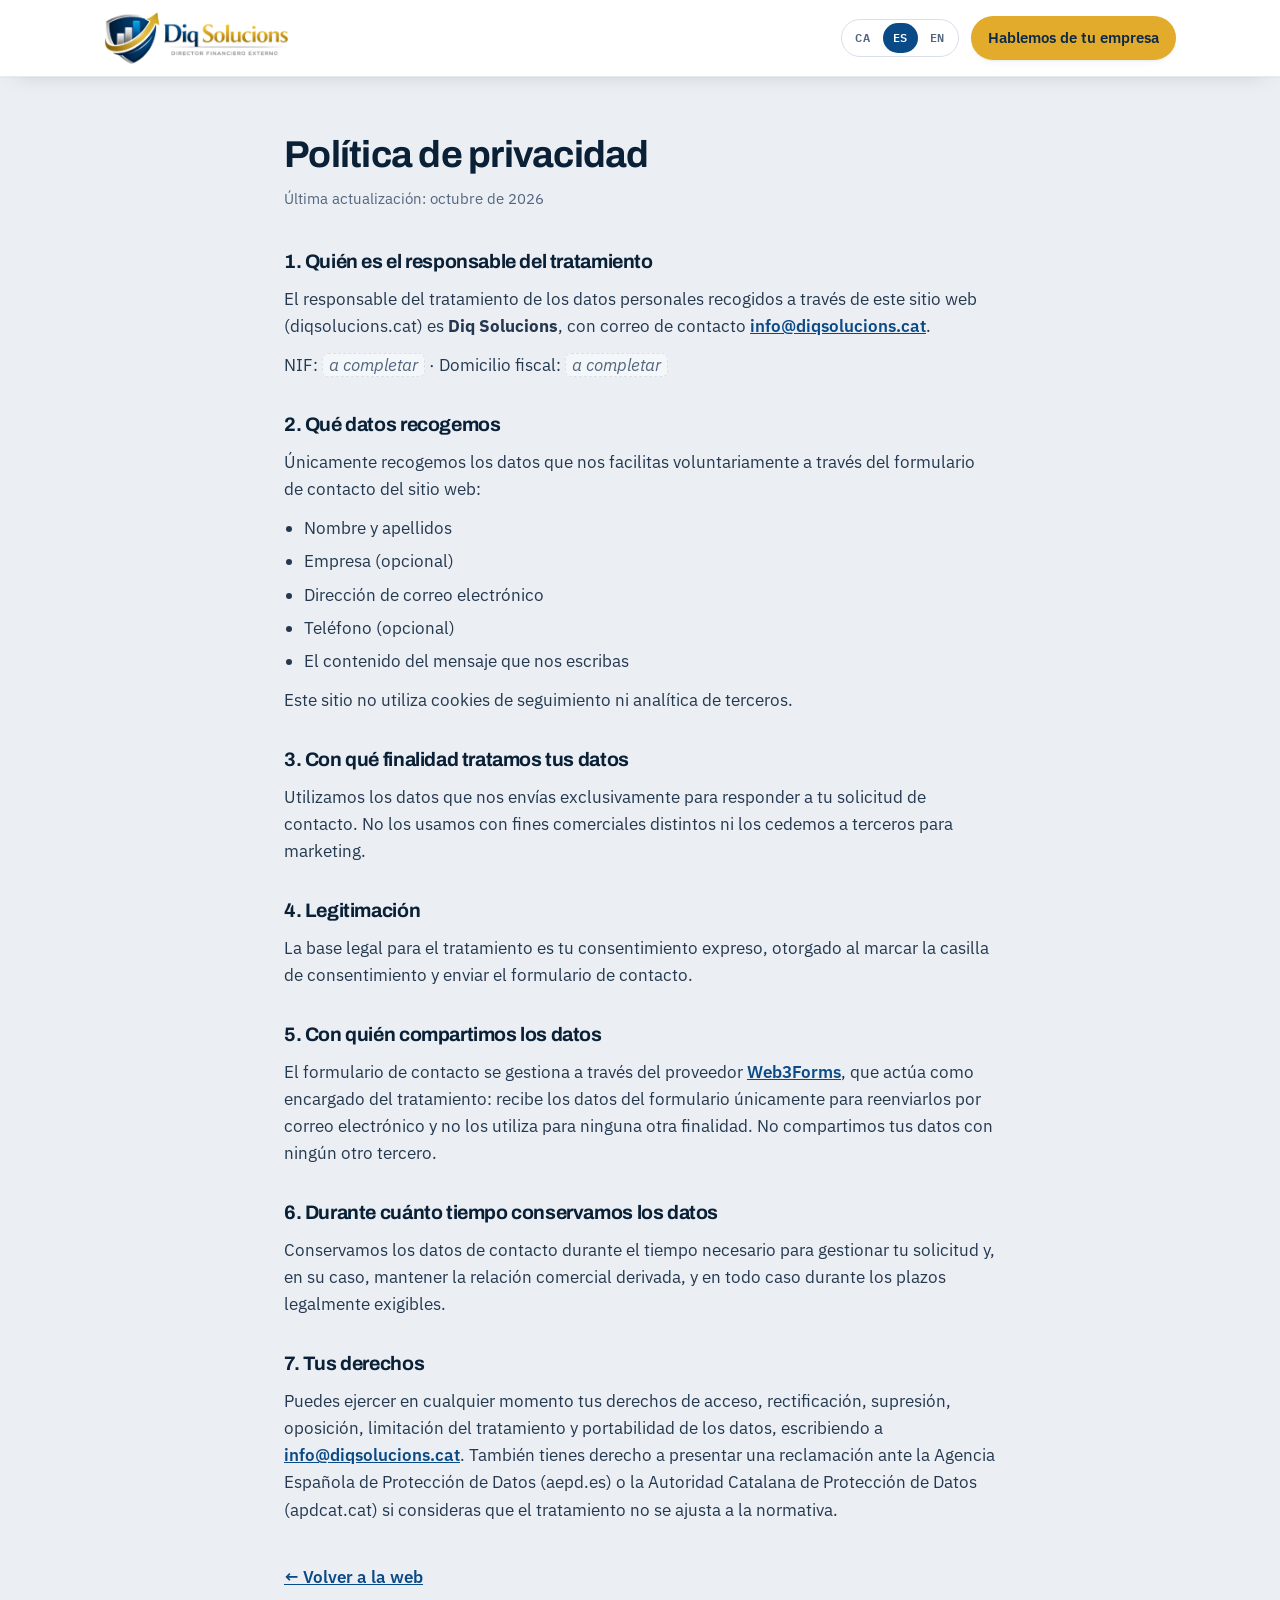
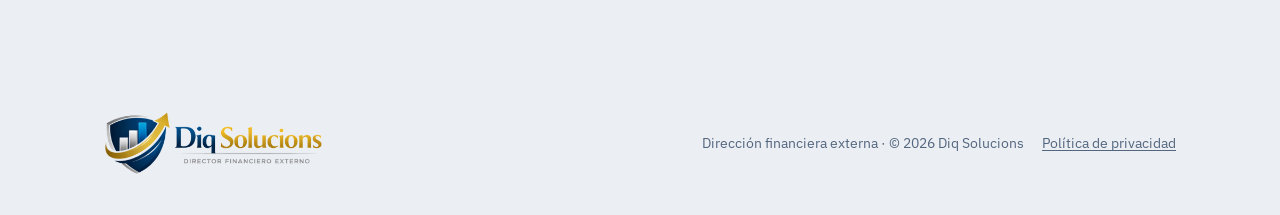
<file: DiqSolucionsCAT/es/privacidad.html>
<!DOCTYPE html>
<html lang="es" translate="no" class="notranslate">
<head>
<meta charset="UTF-8">
<meta name="viewport" content="width=device-width, initial-scale=1.0">
<meta name="color-scheme" content="light">
<meta name="google" content="notranslate">
<meta name="theme-color" content="#013D70">
<title>Política de privacidad · Diq Solucions</title>
<meta name="description" content="Política de privacidad">
<link rel="canonical" href="https://diqsolucions.cat/es/privacidad.html">
<link rel="alternate" hreflang="ca" href="https://diqsolucions.cat/privacitat.html">
<link rel="alternate" hreflang="es" href="https://diqsolucions.cat/es/privacidad.html">
<link rel="alternate" hreflang="en" href="https://diqsolucions.cat/en/privacy.html">
<meta property="og:type" content="website">
<meta property="og:title" content="Política de privacidad · Diq Solucions">
<meta property="og:description" content="Política de privacidad">
<meta property="og:url" content="https://diqsolucions.cat/es/privacidad.html">
<meta property="og:locale" content="es_ES">
<link rel="icon" type="image/png" href="../assets/favicon.png">
<link rel="preconnect" href="https://fonts.googleapis.com">
<link rel="preconnect" href="https://fonts.gstatic.com" crossorigin>
<link rel="stylesheet" href="https://fonts.googleapis.com/css2?family=Archivo:wght@500;600;700;800&family=IBM+Plex+Mono:wght@500;600&family=IBM+Plex+Sans:wght@400;500;600&display=swap">
<link rel="stylesheet" href="../assets/site.css">
</head>
<body>
<header>
  <div class="wrap nav">
    <a class="brand" href="./"><img src="../assets/logo-es.png" alt="Diq Solucions · Director financiero externo" width="185" height="54"></a>
    <div class="nav-right">
      <nav class="langsw" aria-label="Idioma / Idioma / Language"><a href="../privacitat.html" hreflang="ca" lang="ca">CA</a><a href="privacidad.html" hreflang="es" lang="es" aria-current="true">ES</a><a href="../en/privacy.html" hreflang="en" lang="en">EN</a></nav>
      <a class="btn btn-primary" href="./#contacte">Hablemos de tu empresa</a>
    </div>
  </div>
</header>
<main><div class="prose">
<h1>Política de privacidad</h1>
<p class="updated">Última actualización: octubre de 2026</p>
<h2>1. Quién es el responsable del tratamiento</h2>
<p>El responsable del tratamiento de los datos personales recogidos a través de este sitio web (diqsolucions.cat) es <strong>Diq Solucions</strong>, con correo de contacto <a href="mailto:info@diqsolucions.cat">info@diqsolucions.cat</a>.</p>
<p>NIF: <span class="fill">a completar</span> · Domicilio fiscal: <span class="fill">a completar</span></p>
<h2>2. Qué datos recogemos</h2>
<p>Únicamente recogemos los datos que nos facilitas voluntariamente a través del formulario de contacto del sitio web:</p>
<ul><li>Nombre y apellidos</li><li>Empresa (opcional)</li><li>Dirección de correo electrónico</li><li>Teléfono (opcional)</li><li>El contenido del mensaje que nos escribas</li></ul>
<p>Este sitio no utiliza cookies de seguimiento ni analítica de terceros.</p>
<h2>3. Con qué finalidad tratamos tus datos</h2>
<p>Utilizamos los datos que nos envías exclusivamente para responder a tu solicitud de contacto. No los usamos con fines comerciales distintos ni los cedemos a terceros para marketing.</p>
<h2>4. Legitimación</h2>
<p>La base legal para el tratamiento es tu consentimiento expreso, otorgado al marcar la casilla de consentimiento y enviar el formulario de contacto.</p>
<h2>5. Con quién compartimos los datos</h2>
<p>El formulario de contacto se gestiona a través del proveedor <a href="https://web3forms.com" target="_blank" rel="noopener">Web3Forms</a>, que actúa como encargado del tratamiento: recibe los datos del formulario únicamente para reenviarlos por correo electrónico y no los utiliza para ninguna otra finalidad. No compartimos tus datos con ningún otro tercero.</p>
<h2>6. Durante cuánto tiempo conservamos los datos</h2>
<p>Conservamos los datos de contacto durante el tiempo necesario para gestionar tu solicitud y, en su caso, mantener la relación comercial derivada, y en todo caso durante los plazos legalmente exigibles.</p>
<h2>7. Tus derechos</h2>
<p>Puedes ejercer en cualquier momento tus derechos de acceso, rectificación, supresión, oposición, limitación del tratamiento y portabilidad de los datos, escribiendo a <a href="mailto:info@diqsolucions.cat">info@diqsolucions.cat</a>. También tienes derecho a presentar una reclamación ante la Agencia Española de Protección de Datos (aepd.es) o la Autoridad Catalana de Protección de Datos (apdcat.cat) si consideras que el tratamiento no se ajusta a la normativa.</p>
<a class="back" href="./">← Volver a la web</a>
</div></main>
<footer>
  <div class="wrap foot">
    <img src="../assets/logo-es.png" alt="Diq Solucions · Director financiero externo">
    <div class="foot-links">
      <span>Dirección financiera externa · © 2026 Diq Solucions</span>
      <a href="privacidad.html">Política de privacidad</a>
    </div>
  </div>
</footer>
</body>
</html>
</file>
<file: DiqSolucionsCAT/assets/site.css>
:root{
  color-scheme:light;
  --bg:#EBEFF4; --surface:#FFFFFF; --surface-2:#F4F7FA;
  --ink:#0A2036; --ink-soft:#24384F; --muted:#53667E;
  --line:#D9E0EA; --line-soft:#E6EBF1;
  --accent:#0A4A87; --accent-strong:#013D70; --accent-ghost:#E3ECF6;
  --gold:#E2AB2B; --gold-strong:#D49C1E; --gold-deep:#B5820F; --gold-ink:#7F5C06; --gold-ghost:#F7EBC6; --on-gold:#0B2A4A;
  --navy:#08203A;
  --shadow:0 1px 2px rgba(0,0,0,.04),0 10px 30px -12px rgba(0,0,0,.14);
  --shadow-sm:0 1px 2px rgba(0,0,0,.05),0 4px 14px -8px rgba(0,0,0,.12);
  --maxw:1120px; --radius:14px;
  --ease:cubic-bezier(.4,0,.2,1); --ease-out:cubic-bezier(.16,1,.3,1);
  font-size:17px;
}
*{box-sizing:border-box}
html{scroll-behavior:smooth;scrollbar-color:var(--line) transparent}
@media (prefers-reduced-motion:reduce){html{scroll-behavior:auto}}
body{margin:0;background:var(--bg);color:var(--ink);overflow-x:hidden;font-family:"IBM Plex Sans",system-ui,-apple-system,Segoe UI,Roboto,sans-serif;line-height:1.6;-webkit-font-smoothing:antialiased}
h1,h2,h3{font-family:"Archivo",system-ui,sans-serif;line-height:1.2;text-wrap:balance;margin:0;letter-spacing:-.02em}
h3{line-height:1.3}
p{margin:0}
a{color:inherit}
ul,ol{margin:0;padding:0}
::selection{background:var(--gold-ghost)}
.wrap{max-width:var(--maxw);margin:0 auto;padding:0 24px}
:focus-visible{outline:2px solid var(--accent);outline-offset:3px;border-radius:4px}
.hero :focus-visible,.contact :focus-visible,.band :focus-visible,.dark :focus-visible{outline-color:var(--gold)}

/* header */
header{position:sticky;top:0;z-index:50;background:var(--surface);border-bottom:1px solid var(--line-soft);box-shadow:0 1px 0 rgba(0,0,0,.02),0 8px 24px -16px rgba(0,0,0,.25)}
.nav{display:flex;align-items:center;justify-content:space-between;gap:16px;height:76px}
.brand{display:flex;align-items:center;text-decoration:none;flex:none}
.brand img{display:block;height:54px;width:auto}
.nav-right{display:flex;align-items:center;gap:12px}
.langsw{display:inline-flex;background:var(--surface);border:1px solid var(--line);border-radius:999px;padding:3px;gap:2px}
.langsw a{text-decoration:none;color:var(--muted);font-family:"IBM Plex Mono",monospace;font-weight:600;font-size:.72rem;letter-spacing:.05em;padding:5px 10px;border-radius:999px;transition:.16s var(--ease)}
.langsw a:hover{color:var(--ink)}
.langsw a[aria-current="true"]{background:var(--accent);color:#fff}
.btn{display:inline-flex;align-items:center;gap:.5em;text-decoration:none;cursor:pointer;font:inherit;font-weight:600;font-size:.92rem;border-radius:999px;padding:10px 18px;border:1px solid transparent;transition:.16s var(--ease);white-space:nowrap}
.btn:active{transform:scale(.97)}
.btn:disabled{opacity:.6;cursor:not-allowed}
.btn-primary{background:var(--gold);color:var(--on-gold);box-shadow:var(--shadow-sm)}
.btn-primary:hover{background:var(--gold-strong)}
.btn-ghost{background:transparent;color:var(--ink);border-color:var(--line)}
.btn-ghost:hover{border-color:var(--accent);color:var(--accent)}
.nav .btn{padding:9px 16px;font-size:.86rem}

/* hero */
.hero{position:relative;overflow:hidden;background:var(--navy) url(hero-bg.jpg) center/cover;border-bottom:1px solid var(--line-soft)}
.hero::before{content:"";position:absolute;inset:0;pointer-events:none;background:linear-gradient(105deg,rgba(4,22,45,.95) 0%,rgba(4,22,45,.82) 42%,rgba(4,22,45,.5) 100%)}
.hero .wrap{position:relative;padding-top:84px;padding-bottom:86px}
.hero-grid{display:grid;grid-template-columns:1.1fr .9fr;gap:54px;align-items:stretch}
.hero-grid>*{min-width:0}
.hero h1{font-size:clamp(2.2rem,4.6vw,3.5rem);font-weight:800;color:#fff;margin:0 0 22px}
.hero h1 .hl{color:#EDB93A;display:block}
.hero .lead{font-size:1.14rem;color:rgba(255,255,255,.86);max-width:46ch}
.hero-points{margin-top:16px;color:rgba(255,255,255,.72);font-size:.86rem;font-family:"IBM Plex Mono",monospace;letter-spacing:.02em}
.hero-actions{display:flex;flex-wrap:wrap;gap:12px;margin-top:30px}
.hero .btn-ghost{color:#fff;border-color:rgba(255,255,255,.3)}
.hero .btn-ghost:hover{border-color:#fff;color:#fff;background:rgba(255,255,255,.08)}
.hero .btn-primary{box-shadow:0 10px 26px -10px rgba(0,0,0,.55)}
.hero-photo{border-radius:18px;overflow:hidden;box-shadow:0 30px 70px -24px rgba(0,0,0,.7);border:1px solid rgba(255,255,255,.14);min-height:340px}
.hero-photo img{display:block;width:100%;height:100%;object-fit:cover;object-position:center}

/* sections */
section{padding:88px 0}
.sec-head{max-width:62ch;margin-bottom:44px}
.sec-head h2,.h2{font-size:clamp(1.7rem,3vw,2.35rem);font-weight:700}
.sec-head p{color:var(--muted);font-size:1.08rem;margin-top:14px}
.alt{background:var(--surface);border-top:1px solid var(--line-soft);border-bottom:1px solid var(--line-soft)}
.alt2{background:var(--surface-2);border-top:1px solid var(--line-soft);border-bottom:1px solid var(--line-soft)}
.dark{background:var(--navy);color:#fff}
.dark .sec-head p{color:rgba(255,255,255,.82)}

/* intro */
.intro-grid{display:grid;grid-template-columns:.9fr 1.1fr;gap:64px;align-items:center}
.stack{list-style:none}
.stack li{font-family:"Archivo",sans-serif;font-weight:800;font-size:clamp(1.7rem,3.2vw,2.5rem);line-height:1.3;letter-spacing:-.025em;color:var(--ink-soft);padding:6px 0}
.stack li:last-child{color:var(--gold-ink)}
.intro-copy .lead-text{font-size:1.2rem;color:var(--ink);font-weight:500}
.intro-copy p+p{margin-top:16px;color:var(--ink-soft)}
.intro-copy .accent-line{font-family:"Archivo",sans-serif;font-weight:700;font-size:1.25rem;color:var(--accent);margin-top:22px}

/* problem */
.checklist{list-style:none;columns:2;column-gap:56px}
.checklist li{break-inside:avoid;position:relative;padding:0 0 18px 28px;color:var(--ink-soft);line-height:1.5}
.checklist li::before{content:"";position:absolute;left:2px;top:.42em;width:9px;height:9px;background:var(--gold);transform:rotate(45deg)}
.pull{margin-top:34px;max-width:62ch}
.pull .a{font-size:1.1rem;color:var(--ink-soft)}
.pull .b{font-family:"Archivo",sans-serif;font-weight:700;font-size:1.45rem;line-height:1.3;color:var(--ink);margin-top:8px;letter-spacing:-.015em}

/* numbers */
.contrast{display:grid;grid-template-columns:1fr 1fr;gap:20px;margin:6px 0 40px}
.pane{border-radius:var(--radius);padding:30px 32px}
.pane h3{font-size:1.5rem;font-weight:800;margin-bottom:14px}
.pane .q{font-family:"Archivo",sans-serif;font-weight:700;font-size:1.2rem;line-height:1.3;margin-bottom:10px}
.pane.a{background:var(--surface);border:1px solid var(--line);color:var(--ink)}
.pane.a h3{color:var(--accent)}
.pane.a p{color:var(--muted)}
.pane.b{background:var(--navy);color:#fff}
.pane.b h3{color:#EDB93A}
.pane.b .q{margin-bottom:4px}
.pane.b ul{list-style:none}
.closer{text-align:center;max-width:60ch;margin:0 auto}
.closer .a{font-size:1.15rem;color:var(--ink-soft)}
.closer .b{font-family:"Archivo",sans-serif;font-weight:700;font-size:1.5rem;line-height:1.3;margin-top:8px;color:var(--ink)}
.chain{display:flex;flex-wrap:wrap;justify-content:center;align-items:center;gap:10px;margin-top:30px}
.chain .node{background:var(--surface);border:1px solid var(--line);border-radius:999px;padding:10px 20px;font-weight:600;font-size:.95rem;box-shadow:var(--shadow-sm)}
.chain .arw{color:var(--gold-ink);font-weight:700}
.lead-p{color:var(--ink-soft);font-size:1.08rem;max-width:64ch}

/* when */
.when-grid{display:grid;grid-template-columns:1fr 1.1fr;gap:64px;align-items:start}
.when-grid .lead{font-size:1.15rem;color:var(--muted);margin-top:16px}
.when-copy p{color:var(--ink-soft)}
.when-copy p+p{margin-top:16px}
.tagtrio{display:grid;grid-template-columns:repeat(3,1fr);gap:24px;margin-top:56px}
.tagtrio div{position:relative;padding-top:22px;font-family:"Archivo",sans-serif;font-weight:800;font-size:clamp(1.2rem,2.2vw,1.6rem);line-height:1.3;letter-spacing:-.02em}
.tagtrio div::before,.mode::before{content:"";position:absolute;left:0;top:0;width:44px;height:4px;border-radius:2px;background:var(--gold)}

/* help */
.help-list{border-top:1px solid var(--line)}
.help-row{display:grid;grid-template-columns:84px minmax(0,1fr) minmax(0,1.2fr);gap:32px;padding:44px 0;border-bottom:1px solid var(--line)}
.help-n{font-family:"Archivo",sans-serif;font-weight:800;font-size:2.6rem;line-height:1.3;color:var(--gold-ink);letter-spacing:-.03em;font-variant-numeric:tabular-nums}
.help-row h3{font-size:1.55rem;font-weight:800}
.help-row .t{color:var(--muted);margin-top:8px;font-size:.98rem}
.help-row .intro{color:var(--ink-soft)}
.help-row ul{list-style:none;columns:2;column-gap:28px;margin:18px 0 0}
.help-row li{break-inside:avoid;position:relative;padding:0 0 9px 18px;font-size:.93rem;color:var(--ink-soft);line-height:1.45}
.help-row li::before{content:"";position:absolute;left:0;top:.5em;width:7px;height:7px;background:var(--gold);transform:rotate(45deg)}
.help-row .close{font-family:"Archivo",sans-serif;font-weight:700;font-size:1.05rem;color:var(--ink);margin-top:14px;line-height:1.35}

/* situations */
.sit-grid{display:grid;grid-template-columns:repeat(2,1fr);gap:34px 56px}
.sit{border-top:2px solid var(--line);padding-top:16px}
.sit h3{font-size:1.12rem;font-weight:700;margin-bottom:6px}
.sit p{color:var(--muted);font-size:.96rem}

/* fit */
.modes{display:grid;grid-template-columns:repeat(3,1fr);gap:28px;margin:32px 0 34px}
.mode{position:relative;padding-top:24px}
.mode::before{background:var(--accent)}
.mode h3{font-size:1.35rem;font-weight:800;margin-bottom:8px}
.mode p{color:var(--muted)}
.ded-title{color:var(--ink-soft);font-weight:500}
.chips{list-style:none;display:flex;flex-wrap:wrap;gap:10px;margin:14px 0 26px}
.chips li{background:var(--surface);border:1px solid var(--line);border-radius:999px;padding:8px 16px;font-size:.92rem;font-weight:500;color:var(--ink-soft)}
.fit-close{font-family:"Archivo",sans-serif;font-weight:700;font-size:1.3rem;color:var(--accent)}

/* how */
.steps{list-style:none;max-width:760px}
.steps li{position:relative;display:grid;grid-template-columns:52px 1fr;gap:22px;padding-bottom:34px}
.steps li:not(:last-child)::before{content:"";position:absolute;left:25px;top:54px;bottom:2px;width:2px;background:var(--line)}
.steps .num{width:52px;height:52px;border-radius:50%;background:var(--accent);color:#fff;display:grid;place-items:center;font-family:"Archivo",sans-serif;font-weight:800;font-size:1.05rem;font-variant-numeric:tabular-nums}
.steps h3{font-size:1.3rem;font-weight:800;margin:10px 0 6px}
.steps p{color:var(--ink-soft)}
.how-close{margin-top:10px;max-width:60ch}
.how-close .a{color:var(--ink-soft);font-size:1.1rem}
.how-close .b{font-family:"Archivo",sans-serif;font-weight:700;font-size:1.4rem;margin-top:4px}

/* change */
.change-grid{display:grid;grid-template-columns:repeat(3,1fr);gap:40px 36px}
.change-grid h3{font-size:1.35rem;font-weight:800;color:#EDB93A;margin-bottom:8px}
.change-grid p{color:rgba(255,255,255,.84)}

/* advisor */
.advisor-grid{display:grid;grid-template-columns:1fr 1fr;gap:56px;align-items:start}
.advisor-grid .sub{font-family:"Archivo",sans-serif;font-weight:700;font-size:1.3rem;color:var(--accent);margin-top:10px}
.advisor-copy p{color:var(--ink-soft);margin-top:18px}
.roles{list-style:none;margin:18px 0 0}
.roles li{font-family:"Archivo",sans-serif;font-weight:700;font-size:1.1rem;padding:10px 0;border-top:1px solid var(--line)}
.roles li:last-child{border-bottom:1px solid var(--line)}
.table-wrap{overflow-x:auto}
.cmp-title{font-family:"Archivo",sans-serif;font-weight:800;font-size:1.2rem;margin-bottom:14px}
table.cmp{width:100%;border-collapse:collapse;background:var(--surface);border-radius:var(--radius);overflow:hidden;box-shadow:var(--shadow-sm)}
.cmp th,.cmp td{text-align:left;padding:15px 20px;font-size:.98rem}
.cmp thead th{background:var(--accent-strong);color:#fff;font-family:"Archivo",sans-serif;font-weight:700}
.cmp thead th:last-child{background:var(--accent)}
.cmp tbody tr+tr td{border-top:1px solid var(--line-soft)}
.cmp td:first-child{color:var(--muted)}
.cmp td:last-child{font-weight:600;color:var(--ink)}

/* about */
.about-grid{display:grid;grid-template-columns:1fr 1.1fr;gap:64px;align-items:start}
.role{font-family:"IBM Plex Mono",monospace;font-weight:600;font-size:.88rem;letter-spacing:.02em;color:var(--gold-ink);margin:16px 0 20px}
.about-copy p{color:var(--ink-soft)}
.about-copy p+p{margin-top:12px}
.quote{position:relative;margin-top:26px;padding:22px 24px 22px 54px;background:var(--surface);border-radius:var(--radius);font-family:"Archivo",sans-serif;font-weight:600;font-size:1.1rem;line-height:1.45;box-shadow:var(--shadow-sm)}
.quote::before{content:"\201C";position:absolute;top:.05em;left:18px;font-weight:800;font-size:2.4rem;line-height:1;color:var(--gold-ink)}
.values-lead{font-weight:600;color:var(--ink);margin-bottom:6px}
.values{display:grid;grid-template-columns:1fr 1fr;gap:6px 28px}
.values div{border-top:1px solid var(--line);padding:14px 0}
.values h3{font-size:1.02rem;font-weight:800;color:var(--accent);margin-bottom:4px}
.values p{color:var(--muted);font-size:.93rem;line-height:1.5}

/* measure */
.measure{text-align:center}
.measure .inner{max-width:760px;margin:0 auto}
.measure h2{font-size:clamp(1.8rem,3.2vw,2.5rem);font-weight:800}
.measure .lead-big{font-family:"Archivo",sans-serif;font-weight:700;font-size:1.4rem;color:var(--accent);margin-top:14px}
.measure p{color:var(--ink-soft)}
.measure .p1{margin-top:24px}
.measure .p2{margin-top:12px}
.measure .close{font-family:"Archivo",sans-serif;font-weight:700;font-size:1.3rem;color:var(--ink);margin-top:28px;line-height:1.35}

/* faq */
.faq{max-width:820px}
.faq details{border-bottom:1px solid var(--line)}
.faq details:first-of-type{border-top:1px solid var(--line)}
.faq summary{list-style:none;cursor:pointer;display:flex;justify-content:space-between;align-items:center;gap:20px;padding:20px 0;font-family:"Archivo",sans-serif;font-weight:700;font-size:1.12rem;line-height:1.3}
.faq summary::-webkit-details-marker{display:none}
.faq summary::after{content:"+";flex:none;width:32px;height:32px;border-radius:50%;background:var(--accent-ghost);color:var(--accent);display:grid;place-items:center;font-size:1.3rem;font-weight:500;line-height:1;transition:transform .2s var(--ease-out)}
.faq details[open] summary::after{transform:rotate(45deg)}
.faq details p{padding:0 52px 22px 0;color:var(--ink-soft);max-width:70ch}

/* contact */
.contact{background:linear-gradient(155deg,#052B52,#0A4A87);color:#fff}
.contact .wrap{display:grid;grid-template-columns:1fr 1fr;gap:56px;align-items:start}
.contact h2{color:#fff;font-size:clamp(1.9rem,3.2vw,2.5rem);font-weight:800;max-width:16ch}
.contact .c1{color:#fff;font-family:"Archivo",sans-serif;font-weight:600;font-size:1.2rem;line-height:1.35;margin-top:20px;max-width:34ch}
.contact .c2{color:rgba(255,255,255,.88);margin-top:16px;max-width:46ch}
.contact .nc{margin-top:14px;color:#EDB93A;font-weight:600}
.cmethod{display:inline-flex;align-items:center;gap:12px;text-decoration:none;color:#fff;background:rgba(255,255,255,.12);border:1px solid rgba(255,255,255,.22);padding:13px 18px;border-radius:12px;margin-top:28px;transition:.16s var(--ease)}
.cmethod:hover{background:rgba(255,255,255,.2)}
.cmethod .ico{width:38px;height:38px;border-radius:10px;background:rgba(255,255,255,.16);display:grid;place-items:center}
.cmethod svg{width:19px;height:19px}
.cmethod .l{display:block;font-family:"IBM Plex Mono",monospace;font-size:.72rem;letter-spacing:.12em;text-transform:uppercase;color:rgba(255,255,255,.75)}
.cmethod .v{font-weight:600;font-size:1.02rem}
.form-card{background:#fff;border-radius:16px;padding:28px 26px;box-shadow:0 24px 50px -20px rgba(0,0,0,.4);color:var(--ink)}
.form-card .fh{font-family:"Archivo",sans-serif;font-weight:700;font-size:1.2rem;margin-bottom:4px}
.form-card .fsub{font-size:.88rem;color:#63758C;margin-bottom:18px}
.field{display:flex;flex-direction:column;gap:5px;margin-bottom:13px}
.field label{font-size:.78rem;font-weight:600;color:#33475F}
.field input,.field textarea{font:inherit;font-size:.92rem;padding:10px 12px;border:1px solid #D3DCE6;border-radius:9px;background:#F7F9FB;color:#0C1A2B;width:100%;transition:.15s;resize:vertical}
.field input:focus,.field textarea:focus{outline:none;border-color:var(--accent);background:#fff;box-shadow:0 0 0 3px rgba(10,74,135,.18)}
.row2{display:grid;grid-template-columns:1fr 1fr;gap:13px}
.consent{display:flex;gap:9px;align-items:flex-start;font-size:.8rem;color:#63758C;line-height:1.45;margin:4px 0 16px}
.consent input{margin-top:2px;flex:none;accent-color:var(--accent)}
.consent a{color:var(--accent);font-weight:600}
.submit{width:100%;justify-content:center;padding:13px;font-size:.98rem}
.hp{position:absolute;left:-9999px;width:1px;height:1px;overflow:hidden}
.form-msg{margin-top:14px;padding:12px 14px;border-radius:9px;font-size:.88rem;font-weight:500}
.form-msg.sending{background:#EEF3F9;color:#33475F}
.form-msg.ok{background:#E7F5EC;color:#1B7A3D}
.form-msg.err{background:#FCEBEA;color:#B23B32}

/* band */
.band{background:var(--navy);color:#fff;text-align:center;padding:72px 0}
.band h2{font-size:clamp(1.5rem,3vw,2.2rem);font-weight:800;max-width:24ch;margin:0 auto;color:#fff}
.band .bchain{font-family:"IBM Plex Mono",monospace;font-size:.95rem;color:#EDB93A;margin-top:22px;letter-spacing:.02em}
.band p{color:rgba(255,255,255,.8);max-width:58ch;margin:18px auto 0}

/* footer */
footer{background:var(--bg);padding:40px 0}
.foot{display:flex;align-items:center;justify-content:space-between;gap:24px;flex-wrap:wrap;color:var(--muted);font-size:.85rem}
.foot img{display:block;height:64px;width:auto}
.foot-links{display:flex;align-items:center;gap:18px;flex-wrap:wrap}
.foot-links a{color:var(--muted);text-decoration:underline;text-underline-offset:2px}
.foot-links a:hover{color:var(--accent)}

/* privacy page */
.prose{max-width:760px;margin:0 auto;padding:56px 24px 80px}
.prose h1{font-size:clamp(1.7rem,3.2vw,2.2rem);margin-bottom:8px}
.prose .updated{color:var(--muted);font-size:.9rem;margin-bottom:40px}
.prose h2{font-size:1.15rem;margin:34px 0 12px;font-weight:700}
.prose p{color:var(--ink-soft);margin:0 0 12px}
.prose ul{padding-left:20px;color:var(--ink-soft);margin:0 0 12px}
.prose li{margin-bottom:6px}
.prose a{color:var(--accent);font-weight:600}
.prose .back{display:inline-block;margin-top:28px}
.fill{background:var(--surface-2);border:1px dashed var(--line);border-radius:6px;padding:0 6px;color:var(--muted);font-style:italic}

@media(max-width:900px){
  section{padding:68px 0}
  .hero-grid{grid-template-columns:1fr;gap:40px}
  .hero-photo{min-height:0;aspect-ratio:4/5}
  .intro-grid,.when-grid,.advisor-grid,.about-grid,.contact .wrap{grid-template-columns:1fr;gap:36px}
  .contrast,.modes,.sit-grid{grid-template-columns:1fr}
  .change-grid{grid-template-columns:1fr 1fr}
  .tagtrio{grid-template-columns:1fr;gap:18px;margin-top:40px}
  .help-row{grid-template-columns:1fr;gap:14px;padding:34px 0}
  .checklist{columns:1}
}
@media(max-width:620px){
  :root{font-size:16px}
  .nav{gap:10px}
  .brand img{height:42px}
  .langsw{padding:2px}
  .langsw a{padding:5px 8px}
  .nav .btn{display:none}
  .change-grid,.values,.row2{grid-template-columns:1fr}
  .help-row ul{columns:1}
  .hero .wrap{padding-top:52px;padding-bottom:56px}
  .foot{flex-direction:column;align-items:flex-start}
  .faq details p{padding-right:0}
}
</file>
